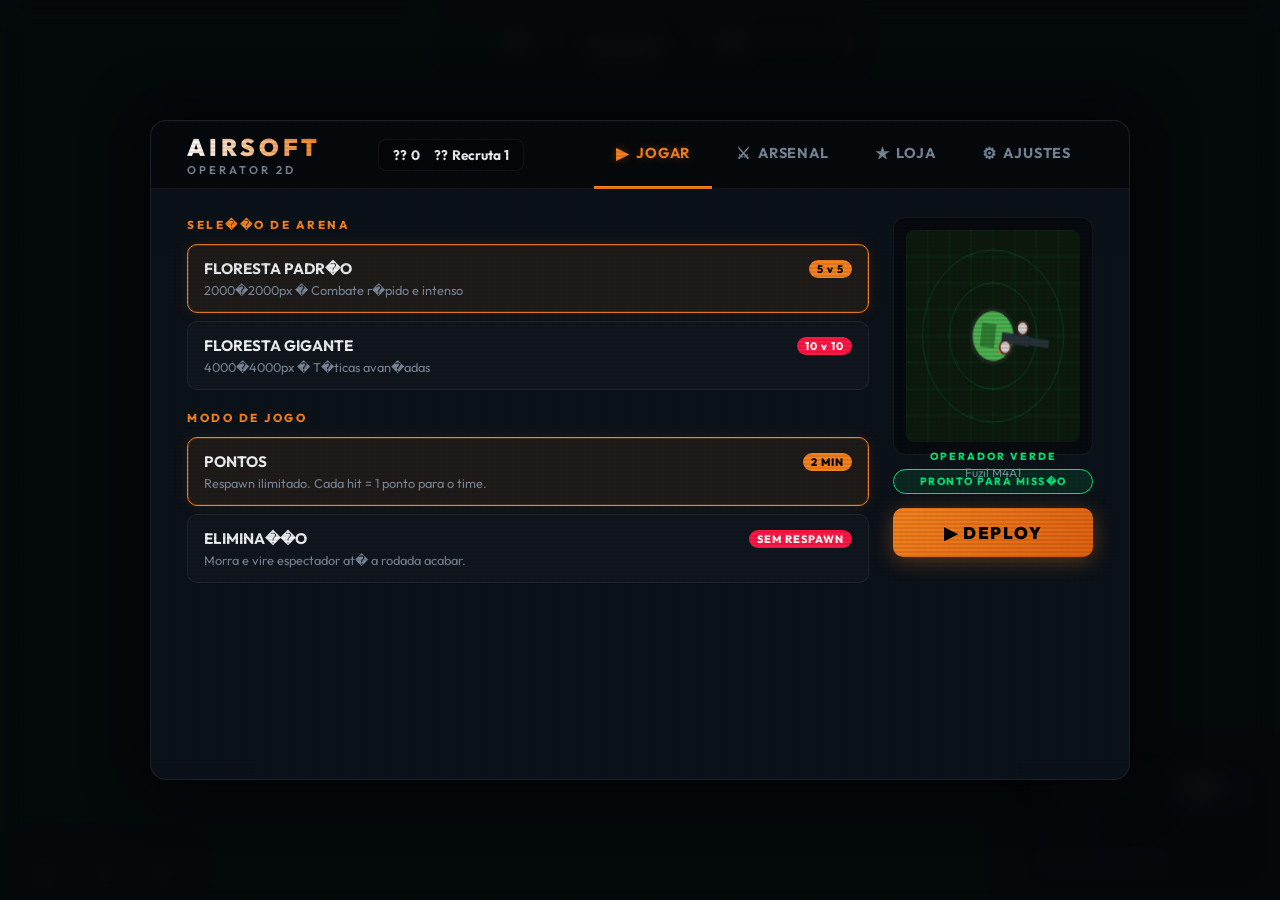
<file: games/airsoft simulator/index.html>
<!DOCTYPE html>
<html lang="pt-BR">
<head>
    <meta charset="UTF-8">
    <meta name="viewport" content="width=device-width, initial-scale=1.0, maximum-scale=1.0, user-scalable=no">
    <title>Airsoft Simulator 2D</title>
    <link rel="stylesheet" href="style.css">
    <link rel="preconnect" href="https://fonts.googleapis.com">
    <link rel="preconnect" href="https://fonts.gstatic.com" crossorigin>
    <link href="https://fonts.googleapis.com/css2?family=Outfit:wght@300;400;600;800;900&display=swap" rel="stylesheet">
</head>
<body>
<div id="game-container">
    <canvas id="gameCanvas"></canvas>

    <!-- MAIN MENU -->
    <div id="main-menu" class="overlay active">
        <div class="cod-menu-container">
            <header class="cod-header">
                <div class="logo-block">
                    <div class="logo-tag">AIRSOFT</div>
                    <div class="logo-sub">OPERATOR 2D</div>
                </div>
                <div class="profile-summary">
                    <span class="header-stat">?? <span id="header-coins">0</span></span>
                    <span class="header-stat">?? <span id="header-rank">Recruta 1</span></span>
                </div>
                <nav class="cod-tabs">
                    <button class="tab-btn active" data-tab="tab-play">
                        <span class="tab-icon">&#9654;</span> JOGAR
                    </button>
                    <button class="tab-btn" data-tab="tab-arsenal">
                        <span class="tab-icon">&#9876;</span> ARSENAL
                    </button>
                    <button class="tab-btn" data-tab="tab-shop">
                        <span class="tab-icon">&#9733;</span> LOJA
                    </button>
                    <button class="tab-btn" data-tab="tab-settings">
                        <span class="tab-icon">&#9881;</span> AJUSTES
                    </button>
                </nav>
            </header>

            <div class="cod-content-area">
                <!-- PLAY TAB -->
                <div id="tab-play" class="tab-pane active">
                    <div class="play-layout">
                        <div class="play-options">
                            <div class="section-label">SELE��O DE ARENA</div>
                            <div class="radio-group" id="map-selector">
                                <label class="radio-card active">
                                    <input type="radio" name="game-map" value="standard" checked>
                                    <div class="radio-card-inner">
                                        <div class="radio-card-header">
                                            <span class="rc-title">FLORESTA PADR�O</span>
                                            <span class="rc-badge">5 v 5</span>
                                        </div>
                                        <span class="rc-desc">2000�2000px � Combate r�pido e intenso</span>
                                    </div>
                                </label>
                                <label class="radio-card">
                                    <input type="radio" name="game-map" value="giant">
                                    <div class="radio-card-inner">
                                        <div class="radio-card-header">
                                            <span class="rc-title">FLORESTA GIGANTE</span>
                                            <span class="rc-badge badge-red">10 v 10</span>
                                        </div>
                                        <span class="rc-desc">4000�4000px � T�ticas avan�adas</span>
                                    </div>
                                </label>
                            </div>

                            <div class="section-label" style="margin-top:20px">MODO DE JOGO</div>
                            <div class="radio-group" id="mode-selector">
                                <label class="radio-card active">
                                    <input type="radio" name="game-mode" value="points" checked>
                                    <div class="radio-card-inner">
                                        <div class="radio-card-header">
                                            <span class="rc-title">PONTOS</span>
                                            <span class="rc-badge">2 MIN</span>
                                        </div>
                                        <span class="rc-desc">Respawn ilimitado. Cada hit = 1 ponto para o time.</span>
                                    </div>
                                </label>
                                <label class="radio-card">
                                    <input type="radio" name="game-mode" value="elimination">
                                    <div class="radio-card-inner">
                                        <div class="radio-card-header">
                                            <span class="rc-title">ELIMINA��O</span>
                                            <span class="rc-badge badge-red">SEM RESPAWN</span>
                                        </div>
                                        <span class="rc-desc">Morra e vire espectador at� a rodada acabar.</span>
                                    </div>
                                </label>
                            </div>
                        </div>

                        <div class="play-sidebar">
                            <div class="operator-preview">
                                <canvas id="previewCanvas" width="160" height="160"></canvas>
                                <div class="op-label">OPERADOR VERDE</div>
                                <div class="op-sub" id="preview-weapon-name">Fuzil M4A1</div>
                            </div>
                            <div class="op-status">PRONTO PARA MISS�O</div>
                            <button id="btn-play" class="btn-deploy">&#9654; DEPLOY</button>
                        </div>
                    </div>
                </div>

                <!-- ARSENAL TAB -->
                <div id="tab-arsenal" class="tab-pane">
                    <div class="arsenal-layout">
                        <div class="arsenal-left">
                            <div class="section-label">PATENTE ATUAL (CAMINHO DE FOR�A)</div>
                            <div class="rank-card">
                                <h3 id="arsenal-rank-name">Recruta 1</h3>
                                <div class="rank-progress-bar-wrap">
                                    <div id="rank-progress-fill" class="rank-progress-bar-fill"></div>
                                </div>
                                <div class="rank-points-lbl"><span id="arsenal-rank-points">0</span> / 100 XP</div>
                            </div>

                            <div class="section-label" style="margin-top:20px">SELECIONAR SKIN</div>
                            <div class="skins-grid" id="skins-grid">
                                <!-- Populated by JS -->
                            </div>
                        </div>
                        
                        <div class="arsenal-right">
                            <div class="section-label">CARREGAMENTO ATUAL (ARMAS EQUIPADAS)</div>
                            <div class="arsenal-grid" id="arsenal-grid">
                                <!-- Populated by JS -->
                            </div>
                        </div>
                    </div>
                </div>

                <!-- SHOP TAB -->
                <div id="tab-shop" class="tab-pane">
                    <div class="shop-header">
                        <div class="section-label">ARMARIA COMPLETA & LOJA</div>
                        <p class="shop-sub">Selecione armas para comprar ou equipar no Prim�rio, Secund�rio e Melee.</p>
                    </div>
                    <div class="shop-weapons-grid" id="shop-weapons-grid">
                        <!-- Populated by JS -->
                    </div>
                </div>

                <!-- SETTINGS TAB -->
                <div id="tab-settings" class="tab-pane">
                    <div class="settings-grid">
                        <div class="settings-col">
                            <div class="section-label">INTELIG�NCIA ARTIFICIAL</div>
                            <div class="toggle-group" id="difficulty-selector">
                                <button class="btn-toggle active" data-difficulty="easy">F�CIL</button>
                                <button class="btn-toggle" data-difficulty="medium">M�DIO</button>
                                <button class="btn-toggle" data-difficulty="hard">DIF�CIL</button>
                            </div>
                            
                            <div class="section-label" style="margin-top:20px">AJUSTES BIZARROS</div>
                            <div class="toggle-group-custom">
                                <button class="btn-toggle-custom" id="btn-admin-toggle">MODO ADMIN: <span id="admin-status">OFF</span></button>
                                <button class="btn-toggle-custom" id="btn-skibidi-toggle">MODO SKIBIDI: <span id="skibidi-status">OFF</span></button>
                            </div>
                        </div>

                        <div class="settings-col">
                            <div class="section-label">SALVAR / IMPORTAR PERFIL</div>
                            <div class="profile-actions">
                                <button class="btn-profile-action" id="btn-export-profile">&#128190; Exportar JSON</button>
                                <button class="btn-profile-action" id="btn-import-profile">&#128194; Importar JSON</button>
                                <input type="file" id="file-import" style="display:none" accept=".json">
                            </div>
                            
                            <div class="section-label" style="margin-top:20px">GAMEPAD (CONTROLE)</div>
                            <div class="settings-info-box" style="margin-top:5px; font-size:13px; line-height: 1.4; background: rgba(0,0,0,0.2); border-left: 3px solid #ff9100; padding: 10px;">
                                <p>?? <strong>Gamepad:</strong> <span id="gamepad-status" style="color: #ff9100; font-weight: bold;">Nenhum</span></p>
                                <p style="margin-top:5px; font-size:11px; color: #aaa;">
                                    <strong>Anal�gico Esquerdo:</strong> Mover<br>
                                    <strong>Anal�gico Direito:</strong> Mirar (Twin-stick)<br>
                                    <strong>Gatilho Dir. (R2/RT) ou R1:</strong> Atirar<br>
                                    <strong>Gatilho Esq. (L2/LT) ou L1:</strong> Correr<br>
                                    <strong>Bot�o X / Quadrado (?):</strong> Recarregar (R)<br>
                                    <strong>Bot�o B / C�rculo (?):</strong> Abastecer Cartucho (T)<br>
                                    <strong>Bot�o Y / Tri�ngulo (??):</strong> Alternar Arma<br>
                                    <strong>D-pad:</strong> Sele��o r�pida de armas
                                </p>
                            </div>
                        </div>
                    </div>
                    
                    <div class="settings-info-box" style="margin-top:20px">
                        <p>O Modo Admin concede dinheiro infinito e libera todas as skins instantaneamente! O Modo Skibidi ativa luzes e cores piscantes psicod�licas durante a partida.</p>
                    </div>
                </div>
            </div>
        </div>
    </div>

    <!-- HUD -->
    <div id="game-hud">
        <div class="hud-top">
            <div class="score-block green-score">
                <div class="score-team-tag green-tag">VERDE</div>
                <div id="score-friendly" class="score-number">0</div>
            </div>
            <div class="hud-center">
                <div id="match-mode-label" class="hud-mode-lbl">PONTOS</div>
                <div id="match-timer" class="hud-timer">02:00</div>
            </div>
            <div class="score-block red-score">
                <div id="score-enemy" class="score-number">0</div>
                <div class="score-team-tag red-tag">VERMELHO</div>
            </div>
        </div>

        <div class="hud-bottom">
            <div class="hud-weapon-panel">
                <div class="hwp-weapon-row">
                    <div class="hwp-left">
                        <div id="hud-weapon-name" class="hwp-name">Fuzil M4A1</div>
                        <div id="hud-weapon-type" class="hwp-type">PRIM�RIA</div>
                    </div>
                    <div class="hwp-ammo-block">
                        <span id="hud-ammo-mag" class="ammo-mag">20</span>
                        <span class="ammo-sep">/</span>
                        <span id="hud-ammo-cap" class="ammo-cap">20</span>
                    </div>
                </div>
                <!-- Vest Magazine Icons -->
                <div class="vest-mags" id="hud-vest-mags">
                    <div class="mag-slot" id="mag-slot-0">
                        <div class="mag-body">
                            <div class="mag-rounds"></div>
                        </div>
                    </div>
                    <div class="mag-slot" id="mag-slot-1">
                        <div class="mag-body">
                            <div class="mag-rounds"></div>
                        </div>
                    </div>
                </div>
                <!-- Minigame -->
                <div id="minigame-container" class="minigame-container hidden">
                    <div class="minigame-title">&#9889; ABASTECENDO CARTUCHO</div>
                    <div class="minigame-bar-bg">
                        <div id="minigame-progress" class="minigame-bar-fill"></div>
                    </div>
                    <div class="minigame-hint">Solte [T] para cancelar</div>
                </div>
                <div id="hud-reload-prompt" class="hud-alert hud-alert-warn hidden">&#8635; [R] Trocar Cartucho</div>
                <div id="hud-refill-prompt" class="hud-alert hud-alert-danger hidden">&#9888; Sem cartuchos! Segure [T] parado</div>
                <div id="hud-status-msg" class="hwp-status">PRONTO PARA A��O</div>
            </div>
        </div>

        <!-- Weapon slots strip (bottom-left) -->
        <div class="hud-weapon-slots">
            <div class="ws-slot" id="ws-0">
                <span class="ws-key">1</span>
                <span class="ws-name" id="ws-name-0">M4A1</span>
            </div>
            <div class="ws-slot" id="ws-1">
                <span class="ws-key">2</span>
                <span class="ws-name" id="ws-name-1">G18</span>
            </div>
            <div class="ws-slot" id="ws-2">
                <span class="ws-key">3</span>
                <span class="ws-name" id="ws-name-2">Faca</span>
            </div>
        </div>
    </div>

    <!-- Spectator UI -->
    <div id="spectator-ui" class="hidden">
        <div class="spec-panel">
            <div class="spec-live">&#9679; ESPECTADOR</div>
            <h3 id="spec-target-name">Viper</h3>
            <div id="spec-target-weapon" class="spec-wep">Fuzil M4A1</div>
            <div class="spec-controls">
                <button id="btn-spec-prev" class="spec-btn">&#8592; PREV</button>
                <button id="btn-spec-next" class="spec-btn">NEXT &#8594;</button>
            </div>
            <button id="btn-skip-round" class="btn-skip">&#9654;&#9654; PULAR RODADA</button>
        </div>
    </div>

    <!-- Game Over -->
    <div id="game-over-screen" class="overlay">
        <div class="gameover-panel">
            <div id="go-result-tag" class="go-result-tag">VIT�RIA</div>
            <h2 id="go-title">FIM DE PARTIDA</h2>
            <p id="go-reason" class="go-reason">Seu time venceu!</p>
            <div class="go-stats">
                <div class="go-stat">
                    <span class="gs-label">PLACAR</span>
                    <span id="go-final-score" class="gs-value">5 � 3</span>
                </div>
                <div class="go-stat">
                    <span class="gs-label">ELIMINA��ES</span>
                    <span id="go-player-kills" class="gs-value">0</span>
                </div>
                <div class="go-stat">
                    <span class="gs-label">ATINGIDO</span>
                    <span id="go-player-deaths" class="gs-value">0</span>
                </div>
            </div>
            <div class="go-actions">
                <button id="btn-restart" class="btn-play-again">&#8635; JOGAR NOVAMENTE</button>
                <button id="btn-to-menu" class="btn-back-menu">&#8592; MENU</button>
            </div>
        </div>
    </div>

    <!-- Mobile Controls -->
    <div id="mobile-controls" class="hidden">
        <div id="joystick-zone" class="joystick-zone">
            <div id="joystick-base" class="joystick-base">
                <div id="joystick-handle" class="joystick-handle"></div>
            </div>
            <div class="joystick-label">MOVER</div>
        </div>
        <div class="mobile-right-panel">
            <div class="mobile-top-actions">
                <button id="btn-mobile-refill" class="mob-btn mob-btn-t">T<span>Encher</span></button>
                <button id="btn-mobile-swap" class="mob-btn mob-btn-swap">&#8644;<span>Trocar</span></button>
                <button id="btn-mobile-reload" class="mob-btn mob-btn-r">R<span>Recarregar</span></button>
            </div>
            <button id="btn-mobile-shoot" class="mob-shoot-btn">ATIRAR</button>
        </div>
    </div>
</div>
<script src="game.js"></script>
</body>
</html>
</file>
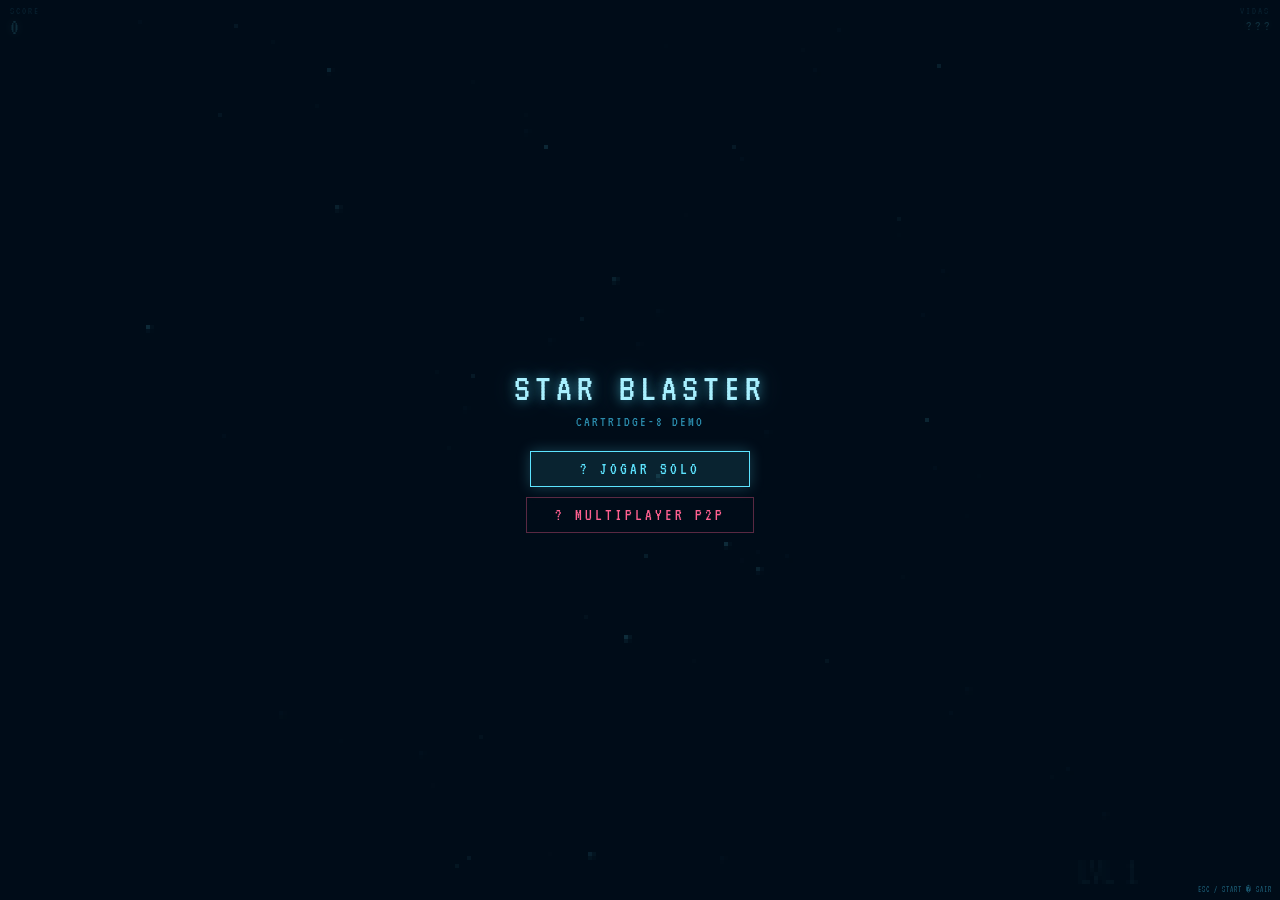
<file: games/demo/index.html>
<!DOCTYPE html>
<html lang="pt-BR">
<head>
  <meta charset="UTF-8">
  <title>Star Blaster � Cartridge-8</title>
  <link rel="preconnect" href="https://fonts.googleapis.com">
  <link href="https://fonts.googleapis.com/css2?family=VT323&display=swap" rel="stylesheet">
  <link rel="stylesheet" href="game.css">
</head>
<body>
  <canvas id="gameCanvas"></canvas>

  <!-- HUD -->
  <div id="ui-overlay">
    <div id="hud-left">
      <span id="score-label">SCORE</span>
      <span id="score-value">0</span>
    </div>
    <div id="hud-right">
      <span id="lives-label">VIDAS</span>
      <div id="lives-icons"></div>
    </div>
  </div>

  <!-- Multiplayer P2P status badge -->
  <div id="mp-hud" class="hidden">
    <span id="mp-player-tag"></span>
    <span id="mp-status">P2P: CONECTANDO...</span>
  </div>

  <!-- -- Overlay principal (t�tulo / game over) -- -->
  <div id="overlay" class="hidden">
    <div id="overlay-content">
      <div id="overlay-title"></div>
      <div id="overlay-sub"></div>
      <div id="overlay-hint"></div>
      <!-- Bot�es de menu (vis�veis s� no t�tulo) -->
      <div id="overlay-menu" class="hidden">
        <button class="menu-btn solo-btn" id="btn-solo" onclick="menuSolo()">? JOGAR SOLO</button>
        <button class="menu-btn mp-btn"   id="btn-mp"   onclick="menuMultiplayer()">? MULTIPLAYER P2P</button>
      </div>
    </div>
  </div>

  <!-- -- Aviso de responsabilidade -- -->
  <div id="disclaimer-overlay" class="hidden">
    <div class="mp-modal">
      <div class="mp-modal-title">? AVISO IMPORTANTE</div>
      <div class="mp-modal-body">
        O criador do <strong>Cartridge-8</strong> n�o se responsabiliza por qualquer comportamento inadequado, conte�do ofensivo ou m� conduta de outros usu�rios durante o modo multiplayer.<br><br>
        Jogue apenas com pessoas de sua confian�a. A conex�o � <strong>direta entre navegadores</strong> (P2P), sem passar por servidores do criador.<br><br>
        <em>Ao continuar, voc� confirma que leu e aceita este aviso.</em>
      </div>
      <div class="mp-modal-actions">
        <button class="mp-action-btn"           onclick="acceptDisclaimer()">? ACEITO � CONTINUAR</button>
        <button class="mp-action-btn btn-ghost"  onclick="cancelDisclaimer()">? VOLTAR</button>
      </div>
    </div>
  </div>

  <!-- -- Selecionar modo MP -- -->
  <div id="mp-mode-overlay" class="hidden">
    <div class="mp-modal">
      <div class="mp-modal-title">? MULTIPLAYER P2P</div>
      <div class="mp-modal-body">
        Conecte diretamente ao navegador do seu amigo!<br>
        Voc�s v�o trocar <strong>dois c�digos</strong> via Discord, WhatsApp ou qualquer mensagem. Nenhum servidor � necess�rio.
      </div>
      <div class="mp-modal-actions">
        <button class="mp-action-btn"            onclick="startHost()">?? CRIAR SALA</button>
        <button class="mp-action-btn btn-pink"   onclick="startGuest()">?? ENTRAR NA SALA</button>
        <button class="mp-action-btn btn-ghost"  onclick="cancelMP()">? VOLTAR</button>
      </div>
    </div>
  </div>

  <!-- -- Fluxo HOST -- -->
  <div id="mp-host-overlay" class="hidden">
    <div class="mp-modal wide">
      <div class="mp-modal-title">?? CRIAR SALA � PASSO <span id="host-step-num">1</span> de 2</div>

      <!-- Passo 1: Mostrar c�digo de convite -->
      <div id="host-step1">
        <div class="mp-modal-body">
          Copie o c�digo abaixo e mande para o seu amigo via Discord / WhatsApp:
        </div>
        <div id="host-generating" class="mp-status-msg blink">? Gerando c�digo da sala...</div>
        <textarea id="host-offer-code" class="code-box" readonly placeholder="Aguarde..."></textarea>
        <div class="mp-modal-actions" id="host-step1-actions" style="display:none">
          <button class="mp-action-btn"           id="btn-copy-offer" onclick="copyHostOffer()">?? COPIAR C�DIGO</button>
          <button class="mp-action-btn btn-pink"  onclick="goHostStep2()">PR�XIMO PASSO ?</button>
          <button class="mp-action-btn btn-ghost" onclick="cancelMP()">? CANCELAR</button>
        </div>
      </div>

      <!-- Passo 2: Aguardar c�digo de resposta -->
      <div id="host-step2" class="hidden">
        <div class="mp-modal-body">
          Agora cole o <strong>c�digo de resposta</strong> que seu amigo te enviou:
        </div>
        <textarea id="host-answer-input" class="code-box" placeholder="Cole o c�digo de resposta aqui..."></textarea>
        <div id="host-connecting" class="mp-status-msg blink hidden">? Conectando...</div>
        <div id="host-error"      class="mp-status-msg err hidden">? C�digo inv�lido. Verifique e tente novamente.</div>
        <div class="mp-modal-actions">
          <button class="mp-action-btn"           onclick="hostConnect()">? CONECTAR</button>
          <button class="mp-action-btn btn-ghost" onclick="cancelMP()">? CANCELAR</button>
        </div>
      </div>
    </div>
  </div>

  <!-- -- Fluxo GUEST -- -->
  <div id="mp-guest-overlay" class="hidden">
    <div class="mp-modal wide">
      <div class="mp-modal-title">?? ENTRAR NA SALA � PASSO <span id="guest-step-num">1</span> de 2</div>

      <!-- Passo 1: Colar c�digo de convite -->
      <div id="guest-step1">
        <div class="mp-modal-body">
          Cole o <strong>c�digo da sala</strong> que o seu amigo te enviou:
        </div>
        <textarea id="guest-offer-input" class="code-box" placeholder="Cole o c�digo da sala aqui..."></textarea>
        <div id="guest-generating" class="mp-status-msg blink hidden">? Gerando c�digo de resposta...</div>
        <div id="guest-error"      class="mp-status-msg err hidden">? C�digo inv�lido. Verifique e tente novamente.</div>
        <div class="mp-modal-actions">
          <button class="mp-action-btn"           onclick="guestGenAnswer()">GERAR RESPOSTA ?</button>
          <button class="mp-action-btn btn-ghost" onclick="cancelMP()">? CANCELAR</button>
        </div>
      </div>

      <!-- Passo 2: Mostrar c�digo de resposta -->
      <div id="guest-step2" class="hidden">
        <div class="mp-modal-body">
          Copie este <strong>c�digo de resposta</strong> e mande de volta para o dono da sala:
        </div>
        <textarea id="guest-answer-code" class="code-box" readonly></textarea>
        <div class="mp-modal-actions">
          <button class="mp-action-btn" id="btn-copy-answer" onclick="copyGuestAnswer()">?? COPIAR RESPOSTA</button>
          <button class="mp-action-btn btn-ghost"            onclick="cancelMP()">? CANCELAR</button>
        </div>
        <div class="mp-waiting blink">? Aguardando conex�o do host...</div>
      </div>
    </div>
  </div>

  <div id="exit-hint">ESC / START � SAIR</div>
  <script src="game.js"></script>
</body>
</html>
</file>
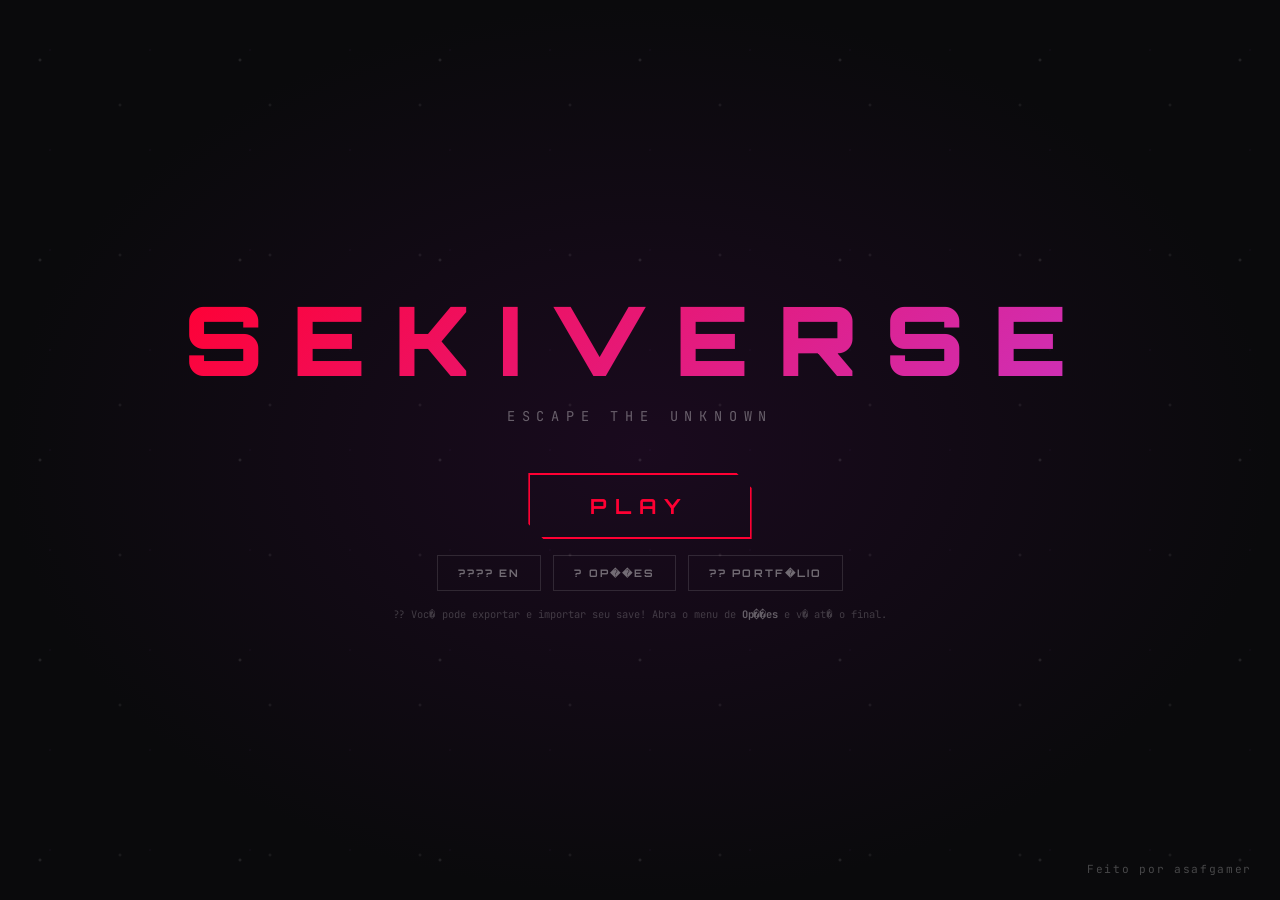
<file: games/sekiverse/index.html>
<!DOCTYPE html>
<html lang="pt-BR">
<head>
    <meta charset="UTF-8">
    <meta name="viewport" content="width=device-width, initial-scale=1.0">
    <meta name="description" content="Sekiverse — Um jogo de escape room no browser com puzzles de lógica, 5 áreas temáticas e 3 finais diferentes. Feito por asafgamer.">
    <title>SEKIVERSE</title>

    <!-- Stylesheets -->
    <link rel="stylesheet" href="css/main.css?v=42">
    <link rel="stylesheet" href="css/areas.css?v=42">
    <link rel="stylesheet" href="css/animations.css?v=42">

    <!-- Favicon -->
    <link rel="icon" href="data:image/svg+xml,<svg xmlns='http://www.w3.org/2000/svg' viewBox='0 0 100 100'><text y='.9em' font-size='90'>🌀</text></svg>">
</head>
<body>

    <!-- ═══════════════════════════════════════════════════════
         SCREEN: Menu
         ═══════════════════════════════════════════════════════ -->
    <div id="menu-screen" class="screen active">
        <h1 class="menu-title glitch" data-text="SEKIVERSE">SEKIVERSE</h1>
        <p class="menu-subtitle">escape the unknown</p>

        <div class="menu-buttons">
            <button id="play-btn" data-i18n="play">Play</button>
            <div class="menu-secondary-buttons">
                <button id="lang-btn" data-i18n="langBtn">🇺🇸 EN</button>
                <button id="options-btn" data-i18n="options">⚙ Opções</button>
                <a href="https://asafegamer05-glitch.github.io/Portf-lio-/" target="_blank" id="portfolio-btn" data-i18n="portfolio">🌐 Portfólio</a>
            </div>
        </div>

        <p class="menu-save-tip" data-i18n="saveTip">💾 Você pode exportar e importar seu save! Abra o menu de <strong>Opções</strong> e vá até o final.</p>

        <!-- Stats for returning players -->
        <div id="menu-stats" class="menu-stats"></div>

        <div class="credits" data-i18n="madeBy">Feito por asafgamer</div>
    </div>

    <!-- ═══════════════════════════════════════════════════════
         SCREEN: Intro / Lore
         ═══════════════════════════════════════════════════════ -->
    <div id="intro-screen" class="screen hidden">
        <div class="lore-container">
            <div class="lore-text"></div>
            <span class="lore-cursor"></span>
            <button id="continue-btn" data-i18n="continue">Continuar</button>
        </div>
    </div>

    <!-- ═══════════════════════════════════════════════════════
         SCREEN: Game
         ═══════════════════════════════════════════════════════ -->
    <div id="game-screen" class="screen hidden">
        <!-- HUD -->
        <div id="hud">
            <div id="hud-timer">05:30</div>
            <div id="hud-area">---</div>
            <div id="hud-progress">0/5</div>
            <div id="hud-clicks">🖱️ 0</div>
            <button id="badges-btn" data-i18n="badgesBtn">🏆 Badges</button>
        </div>

        <!-- Area Container -->
        <div id="area-container">
            <div id="puzzle-container"></div>
        </div>

        <!-- Area Transition Overlay -->
        <div id="area-transition">
            <div class="transition-area-name"></div>
            <div class="transition-subtitle"></div>
        </div>
    </div>

    <!-- ═══════════════════════════════════════════════════════
         OVERLAY: Badges
         ═══════════════════════════════════════════════════════ -->
    <div id="badges-overlay">
        <div class="badges-title" data-i18n="badgesTitle">Conquistas</div>
        <div class="badges-grid"></div>
        <button id="close-badges-btn" data-i18n="back">Voltar</button>
    </div>

    <!-- ═══════════════════════════════════════════════════════
         OVERLAY: Options
         ═══════════════════════════════════════════════════════ -->
    <div id="options-overlay">
        <div class="options-title" data-i18n="optionsTitle">⚙ Opções</div>
        <div id="options-list" class="options-list"></div>
        <div class="options-save-actions">
            <button id="export-save" class="save-action-btn" data-i18n="exportSave">📥 Exportar Save (.json)</button>
            <button id="import-save" class="save-action-btn" data-i18n="importSave">📤 Importar Save</button>
            <button id="clear-save" class="save-action-btn danger" data-i18n="clearSave">🗑️ Apagar Progresso</button>
        </div>
        <button id="close-options-btn" data-i18n="back">Voltar</button>
    </div>

    <!-- ═══════════════════════════════════════════════════════
         SCREEN: Ending
         ═══════════════════════════════════════════════════════ -->
    <div id="ending-screen" class="screen hidden">
        <div class="ending-container"></div>
    </div>

    <div id="gamepad-cursor" class="gamepad-cursor hidden"></div>
    <div id="virtual-keyboard-overlay" class="virtual-keyboard-overlay hidden"></div>

    <!-- Scripts (load order matters) -->
    <script src="js/i18n.js?v=42"></script>
    <script src="js/data.js?v=42"></script>
    <script src="js/timer.js?v=42"></script>
    <script src="js/badges.js?v=42"></script>
    <script src="js/ui.js?v=42"></script>
    <script src="js/puzzles.js?v=42"></script>
    <script src="js/game.js?v=42"></script>

</body>
</html>
</file>
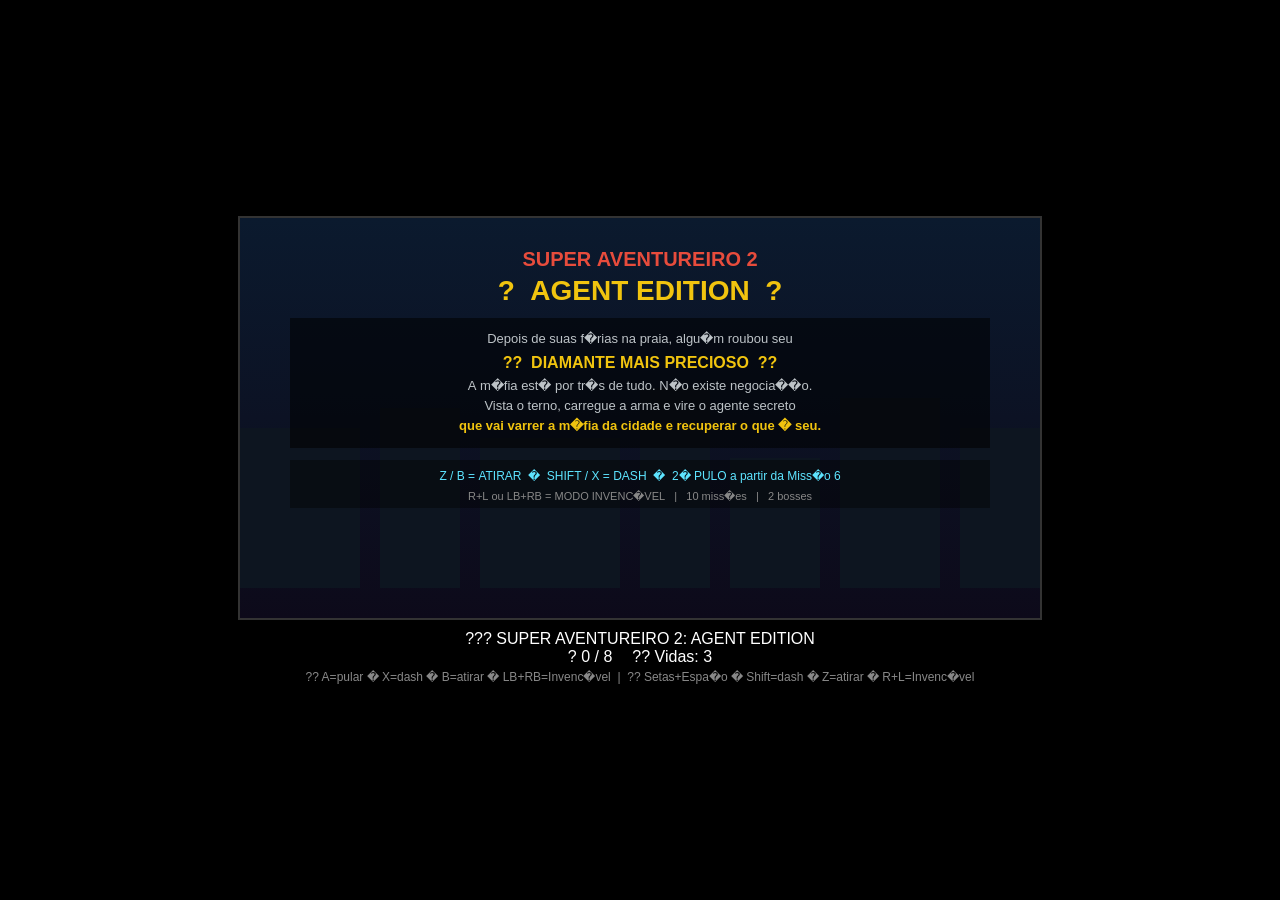
<file: games/super aventureiro 2 agent edition/index.html>
<!DOCTYPE html>
<html lang="pt-BR">
<head>
<meta charset="UTF-8">
<meta name="viewport" content="width=device-width, initial-scale=1.0">
<title>Super Aventureiro 2: Agent Edition</title>
<style>
* { margin:0; padding:0; box-sizing:border-box; }
body {
  background:#000; display:flex; justify-content:center; align-items:center;
  height:100vh; font-family:Arial,sans-serif; flex-direction:column; overflow:hidden;
}
canvas { border:2px solid #333; image-rendering:pixelated; }
#info { color:white; margin-top:10px; text-align:center; }
.hud { display:flex; gap:20px; justify-content:center; }
.god { color:#f1c40f; font-weight:bold; animation:pulse .5s infinite alternate; }
@keyframes pulse { from{opacity:.5} to{opacity:1} }
</style>
</head>
<body>
<canvas id="gameCanvas"></canvas>
<div id="info">
  <div id="levelDisplay">MENU</div>
  <div class="hud">
    <div id="scoreDisplay">? 0 / 8</div>
    <div id="livesDisplay">?? Vidas: 3</div>
  </div>
  <div id="godmodeDisplay" style="display:none;" class="god">?? MODO INVENC�VEL</div>
  <div class="controls" style="color:#888;font-size:12px;margin-top:4px">
    ?? A=pular � X=dash � B=atirar � LB+RB=Invenc�vel &nbsp;|&nbsp;
    ?? Setas+Espa�o � Shift=dash � Z=atirar � R+L=Invenc�vel
  </div>
</div>
<script>
'use strict';

const canvas = document.getElementById('gameCanvas');
const ctx    = canvas.getContext('2d');
canvas.width = 800; canvas.height = 400;

/* ------------------------------------------------------
   ESTADO GLOBAL
------------------------------------------------------ */
let gameState = 'menu';   // menu | playing | bossDefeated | win | gameover
let currentLevel = 1;
let totalCoins   = 0;
const COINS_PER_LEVEL = 8;
let lives = 3;
let cameraX = 0;
const LW = 2400; // largura do nivel

let godMode          = false;
let godComboWasActive= false;
let jumpWasPressed   = false;
let shootWasPressed  = false;
let shootCooldown    = 0;
let doubleJumpMsgTimer = 0;
let postBossTimer    = 0;   // delay antes de poder avan�ar apos boss

/* ------------------------------------------------------
   JOGADOR
------------------------------------------------------ */
const player = {
  x:50, y:300, width:30, height:40,
  vx:0, vy:0, speed:5,
  jumpForce:-11, gravity:0.6,
  grounded:false, color:'#1a3a5c',
  facing:1, invincible:0,
  dashing:false, dashCooldown:0, dashSpeed:12, dashDuration:0,
  jumpsLeft:1, maxJumps:1,
};

/* ------------------------------------------------------
   ENTIDADES
------------------------------------------------------ */
let platforms=[], enemies=[], coins=[], playerBullets=[], enemyBullets=[];
let boss = null;
let flag = {x:0,y:0,width:20,height:60};

/* ------------------------------------------------------
   INPUT
------------------------------------------------------ */
const keys = {};
window.addEventListener('keydown', e=>{
  keys[e.code]=true;
  if(['Space','ArrowUp','ArrowDown','ShiftLeft','ShiftRight'].includes(e.code)) e.preventDefault();
});
window.addEventListener('keyup', e=>{ keys[e.code]=false; });

function getGamepad(){
  const gs=navigator.getGamepads(); if(!gs) return null;
  for(const g of gs) if(g&&g.connected) return g;
  return null;
}
function handleGodMode(gp){
  const kb=!!(keys['KeyR']&&keys['KeyL']);
  const gpa=!!(gp&&gp.buttons[4]?.pressed&&gp.buttons[5]?.pressed);
  const on=kb||gpa;
  if(on&&!godComboWasActive){godMode=!godMode;updateDisplay();}
  godComboWasActive=on;
}

/* ------------------------------------------------------
   FACTORIES
------------------------------------------------------ */
const mkWalker=(x,y,vx,color)=>
  ({x,y,width:30,height:30,vx,color,type:'walker',hp:1});

const mkFlyer=(x,y,vx,amp,color)=>
  ({x,y,width:30,height:30,vx,amplitude:amp,baseY:y,vy:0,color,type:'flyer',hp:1});

const mkShooter=(x,y,vx,color)=>({
  x,y,width:32,height:32,vx,color,type:'shooter',hp:1,
  shootCooldown:Math.floor(Math.random()*80),
  shootInterval:90, facing:vx>0?1:-1,
});

const mkBoss1=(x,y)=>({
  x,y,width:52,height:72,vx:2.5,
  hp:5,maxHp:5,color:'#c0392b',
  invincible:0,type:'boss1',
  attackCooldown:80,shootInterval:80,
  name:'TENENTE SCARFACE',
});

const mkBoss2=(x,y)=>({
  x,y,width:62,height:88,vx:3,
  hp:8,maxHp:8,color:'#1a0d05',
  invincible:0,type:'boss2',
  attackCooldown:55,shootInterval:55,
  name:'DON DIAMANTE',
});

function mkCoins(...pts){ return pts.map(([x,y])=>({x,y,collected:false})); }

function levelCol(lv){
  if(lv<=2)  return {w:'#27ae60',f:'#e67e22',s:'#8e44ad'};
  if(lv<=4)  return {w:'#2980b9',f:'#f39c12',s:'#6c3483'};
  if(lv===5) return {w:'#c0392b',f:'#e74c3c',s:'#7d3c98'};
  if(lv<=7)  return {w:'#2ecc71',f:'#f39c12',s:'#8e44ad'};
  if(lv<=9)  return {w:'#e74c3c',f:'#c0392b',s:'#a93226'};
  return              {w:'#7f8c8d',f:'#c0392b',s:'#7d3c98'};
}
const PC=(lv)=>lv<=5?'#5a5a6a':'#3a3a4a';
const PS=(lv)=>lv<=5?'#3d3d50':'#252535';

/* ------------------------------------------------------
   CARREGA N�VEL
------------------------------------------------------ */
function loadLevel(lv){
  platforms=[];enemies=[];coins=[];
  playerBullets=[];enemyBullets=[];
  boss=null;

  const pc=PC(lv), ps=PS(lv);
  const gnd={x:0,y:370,width:LW,height:30,color:pc,stroke:ps};
  platforms.push(gnd);

  const col=levelCol(lv);
  player.maxJumps = lv>=6?2:1;
  if(lv===6) doubleJumpMsgTimer=240;

  // helpers
  const ap=(x,y,w)=>platforms.push({x,y,width:w,height:15,color:pc,stroke:ps});
  const aw=(x,y,vx)=>enemies.push(mkWalker(x,y,vx,col.w));
  const af=(x,y,vx,amp)=>enemies.push(mkFlyer(x,y,vx,amp,col.f));
  const as=(x,y,vx)=>enemies.push(mkShooter(x,y,vx,col.s));
  const ac=(...pts)=>coins.push(...mkCoins(...pts));

  switch(lv){
    /* -- MISS�O 1: Rua da Cidade -- */
    case 1:
      ap(200,320,100);ap(420,270,120);ap(660,308,100);
      ap(900,252,110);ap(1150,308,120);ap(1400,260,100);
      ap(1650,308,120);ap(1900,248,100);ap(2100,295,120);
      aw(300,340,1.5);aw(700,340,-1.5);
      ac([225,290],[445,240],[685,278],[925,222],[1175,278],[1425,230],[1675,278],[1925,218]);
      flag={x:2300,y:310,width:20,height:60}; break;

    /* -- MISS�O 2: Beco Escuro -- */
    case 2:
      ap(150,330,90);ap(330,280,90);ap(510,240,90);
      ap(730,300,90);ap(950,252,90);ap(1170,308,90);
      ap(1390,260,90);ap(1620,302,90);ap(1850,242,90);ap(2070,292,90);
      aw(400,340,2.0);aw(900,340,-2.0);
      as(650,340,1.5);
      ac([175,300],[355,250],[535,210],[755,270],[975,222],[1395,230],[1645,272],[1875,212]);
      flag={x:2300,y:310,width:20,height:60}; break;

    /* -- MISS�O 3: Telhados -- */
    case 3:
      ap(100,340,80);ap(280,290,80);ap(460,240,80);
      ap(660,300,80);ap(860,252,80);ap(1060,202,80);
      ap(1260,260,80);ap(1460,308,80);ap(1660,240,80);
      ap(1860,192,80);ap(2060,280,80);
      aw(300,340,2.2);af(600,200,1.5,60);as(1100,340,-1.8);
      ac([125,310],[305,260],[485,210],[685,270],[885,222],[1085,172],[1485,278],[1885,162]);
      flag={x:2300,y:310,width:20,height:60}; break;

    /* -- MISS�O 4: Estacionamento Subterr�neo -- */
    case 4:
      ap(150,340,100);ap(350,300,100);ap(550,260,100);
      ap(750,308,100);ap(950,260,100);ap(1150,210,100);
      ap(1350,270,100);ap(1550,318,100);ap(1750,262,100);
      ap(1950,212,100);ap(2150,292,100);
      aw(250,340,2.5);aw(850,340,-2.5);
      as(600,340,1.8);as(1600,340,-2.0);
      ac([175,310],[375,270],[575,230],[775,278],[975,230],[1175,180],[1775,232],[2175,262]);
      flag={x:2300,y:310,width:20,height:60}; break;

    /* -- MISS�O 5: BOSS � Tenente Scarface -- */
    case 5:
      ap(200,330,150);ap(600,280,150);ap(1100,252,150);
      ap(1600,302,150);ap(2000,262,150);
      aw(300,340,2.0);af(700,200,-1.5,70);
      boss=mkBoss1(2000,272);
      ac([225,300],[625,252],[1125,222],[1625,272],[500,340],[900,340],[1400,340],[1800,340]);
      flag={x:2300,y:310,width:20,height:60}; break;

    /* -- MISS�O 6: Cidade Profunda � PULO DUPLO! -- */
    case 6:
      ap(100,340,80);ap(280,280,80);ap(480,222,80);
      ap(700,282,80);ap(920,230,80);ap(1120,172,80);
      ap(1350,242,80);ap(1580,302,80);ap(1800,222,80);
      ap(2000,172,80);ap(2200,252,80);
      aw(350,340,2.5);aw(1000,340,-2.5);
      as(800,340,2.0);as(1700,340,-2.2);
      af(1400,188,1.8,60);
      ac([125,310],[305,250],[505,192],[725,252],[945,200],[1145,142],[1605,272],[1825,192]);
      flag={x:2300,y:310,width:20,height:60}; break;

    /* -- MISS�O 7: Distrito dos Cassinos -- */
    case 7:
      ap(120,330,90);ap(320,280,90);ap(520,230,90);
      ap(750,290,90);ap(980,242,90);ap(1200,190,90);
      ap(1420,262,90);ap(1650,308,90);ap(1870,242,90);
      ap(2070,182,90);
      aw(220,340,2.8);aw(850,340,-2.8);aw(1700,340,3.0);
      as(600,340,2.0);as(1300,340,-2.2);
      ac([145,300],[345,250],[545,200],[775,260],[1005,212],[1225,160],[1675,278],[1895,212]);
      flag={x:2300,y:310,width:20,height:60}; break;

    /* -- MISS�O 8: Esgotos -- */
    case 8:
      ap(100,348,70);ap(260,298,70);ap(420,248,70);
      ap(600,308,70);ap(780,260,70);ap(960,210,70);
      ap(1160,280,70);ap(1360,318,70);ap(1560,248,70);
      ap(1760,198,70);ap(1960,280,70);ap(2160,228,70);
      af(400,200,2.0,70);af(1200,210,-2.0,70);
      as(500,340,2.0);as(900,340,-2.2);as(1600,340,2.5);
      ac([125,318],[285,268],[445,218],[625,278],[805,230],[985,180],[1585,218],[1785,168]);
      flag={x:2300,y:310,width:20,height:60}; break;

    /* -- MISS�O 9: QG da M�fia -- */
    case 9:
      ap(150,330,80);ap(330,270,80);ap(530,210,80);
      ap(730,280,80);ap(930,230,80);ap(1130,170,80);
      ap(1330,250,80);ap(1540,308,80);ap(1740,242,80);
      ap(1940,182,80);ap(2140,272,80);
      aw(250,340,3.0);aw(800,340,-3.0);aw(1600,340,3.0);
      af(600,180,2.0,75);af(1400,190,-2.2,70);
      as(400,340,2.5);as(1250,340,-2.5);
      ac([175,300],[355,240],[555,180],[755,250],[955,200],[1155,140],[1765,212],[1965,152]);
      flag={x:2300,y:310,width:20,height:60}; break;

    /* -- MISS�O 10: BOSS FINAL � Don Diamante -- */
    case 10:
      ap(150,330,130);ap(450,270,130);ap(800,242,130);
      ap(1150,302,130);ap(1500,262,130);ap(1900,222,130);
      as(300,340,2.0);as(600,340,-2.0);
      boss=mkBoss2(2000,268);
      ac([175,300],[475,240],[825,212],[1175,272],[1525,232],[1000,340],[1700,340],[1925,192]);
      flag={x:2300,y:310,width:20,height:60}; break;
  }

  coins.forEach(c=>c.collected=false);
  Object.assign(player,{
    x:50,y:300,vx:0,vy:0,
    dashing:false,dashCooldown:0,dashDuration:0,
    invincible:0,jumpsLeft:player.maxJumps,
  });
  totalCoins=0; cameraX=0;
  shootCooldown=0; jumpWasPressed=false; shootWasPressed=false;
  updateDisplay();
}

/* ------------------------------------------------------
   DISPLAY
------------------------------------------------------ */
function updateDisplay(){
  document.getElementById('levelDisplay').textContent =
    gameState==='menu' ? '??? SUPER AVENTUREIRO 2: AGENT EDITION'
                       : `MISS�O ${currentLevel} / 10`;
  document.getElementById('scoreDisplay').textContent = `? ${totalCoins} / ${COINS_PER_LEVEL}`;
  document.getElementById('livesDisplay').textContent = godMode?'?? 8 Vidas':`?? Vidas: ${lives}`;
  document.getElementById('godmodeDisplay').style.display = godMode?'block':'none';
}

/* ------------------------------------------------------
   F�SICA
------------------------------------------------------ */
function isGrounded(ent){
  const cx=ent.x+ent.width/2, fy=ent.y+ent.height;
  for(const p of platforms)
    if(cx>=p.x&&cx<=p.x+p.width&&fy>=p.y-2&&fy<=p.y+p.height) return true;
  return false;
}

function loseLife(){
  if(godMode) return;
  lives--; updateDisplay();
  if(lives<=0){ gameState='gameover'; lives=0; return; }
  Object.assign(player,{x:50,y:300,vx:0,vy:0,invincible:90,
    dashing:false,dashCooldown:0,dashDuration:0,jumpsLeft:player.maxJumps});
  cameraX=0; playerBullets=[]; enemyBullets=[];
}

function fireBossShot(b){
  const dir=player.x>b.x?1:-1;
  enemyBullets.push({
    x:b.x+(dir===1?b.width:-14), y:b.y+b.height*0.3,
    vx:6*dir, vy:0, width:14,height:8, active:true, isBoss:true,
  });
  // Don Diamante: segundo tiro quando com HP baixo
  if(b.type==='boss2'&&b.hp<=4){
    enemyBullets.push({
      x:b.x+(dir===1?b.width:-14), y:b.y+b.height*0.6,
      vx:5.5*dir, vy:-0.5, width:12,height:7, active:true, isBoss:true,
    });
  }
}

function advanceLevel(){
  if(currentLevel<10){
    currentLevel++; loadLevel(currentLevel); gameState='playing';
  } else {
    gameState='menu'; currentLevel=1; lives=3; loadLevel(1);
  }
}

/* ------------------------------------------------------
   UPDATE
------------------------------------------------------ */
function update(){
  const gp=getGamepad();
  handleGodMode(gp);

  /* -- MENU -- */
  if(gameState==='menu'){
    if(keys['Enter']||keys['Space']||gp?.buttons[0]?.pressed){
      gameState='playing'; currentLevel=1; lives=3; loadLevel(1); updateDisplay();
    }
    return;
  }

  /* -- GAMEOVER / WIN -- */
  if(gameState==='gameover'||gameState==='win'){
    if(keys['Enter']||gp?.buttons[0]?.pressed){
      if(gameState==='gameover'){ lives=3; currentLevel=1; loadLevel(1); gameState='playing'; }
      else advanceLevel();
    }
    return;
  }

  /* -- PLAYING / BOSS DEFEATED -- */
  if(player.invincible>0)  player.invincible--;
  if(player.dashCooldown>0) player.dashCooldown--;
  if(shootCooldown>0)      shootCooldown--;
  if(doubleJumpMsgTimer>0) doubleJumpMsgTimer--;
  if(postBossTimer>0)      postBossTimer--;

  /* Input */
  let moveLeft  = keys['ArrowLeft'] ||keys['KeyA'];
  let moveRight = keys['ArrowRight']||keys['KeyD'];
  const jumpNow  = !!(keys['Space']||keys['ArrowUp']||keys['KeyW']||gp?.buttons[0]?.pressed);
  const jumpJust = jumpNow&&!jumpWasPressed; jumpWasPressed=jumpNow;

  let dash      = !!(keys['ShiftLeft']||keys['ShiftRight']||keys['KeyX']||gp?.buttons[2]?.pressed);
  const shootNow = !!(keys['KeyZ']||keys['KeyC']||gp?.buttons[1]?.pressed);
  const shootJust= shootNow&&!shootWasPressed; shootWasPressed=shootNow;

  if(gp){
    if(gp.axes[0]<-0.5||gp.buttons[14]?.pressed) moveLeft=true;
    if(gp.axes[0]> 0.5||gp.buttons[15]?.pressed) moveRight=true;
  }

  /* Dash */
  if(dash&&!player.dashing&&player.dashCooldown<=0){
    player.dashing=true; player.dashDuration=10; player.dashCooldown=30; player.vy=0;
  }
  if(player.dashing){
    player.vx=player.facing*player.dashSpeed; player.dashDuration--;
    if(player.dashDuration<=0){ player.dashing=false; player.vx=0; }
  } else {
    if(moveLeft)      { player.vx=-player.speed; player.facing=-1; }
    else if(moveRight){ player.vx= player.speed; player.facing= 1; }
    else              { player.vx=0; }
  }

  /* Atirar */
  if(shootJust&&shootCooldown<=0){
    playerBullets.push({
      x:player.x+(player.facing===1?player.width:-12),
      y:player.y+player.height/2-3,
      vx:9*player.facing, width:12,height:6, active:true,
    });
    shootCooldown=18;
  }

  /* Pulo (com pulo duplo) */
  if(jumpJust&&player.jumpsLeft>0){
    player.vy = player.jumpsLeft<player.maxJumps ? player.jumpForce*0.85 : player.jumpForce;
    player.jumpsLeft--; player.grounded=false;
  }

  /* Gravidade + vertical */
  player.vy+=player.gravity; player.y+=player.vy;

  /* Colis�o vertical */
  player.grounded=false;
  for(const p of platforms){
    if(player.x<p.x+p.width&&player.x+player.width>p.x&&
       player.y<p.y+p.height&&player.y+player.height>p.y){
      if(player.vy>0&&player.y+player.height-player.vy<=p.y+2){
        player.y=p.y-player.height; player.vy=0; player.grounded=true;
      } else if(player.vy<0&&player.y-player.vy>=p.y+p.height-2){
        player.y=p.y+p.height; player.vy=0;
      }
    }
  }
  if(player.grounded) player.jumpsLeft=player.maxJumps;

  /* Colis�o horizontal */
  player.x+=player.vx;
  for(const p of platforms){
    if(player.x<p.x+p.width&&player.x+player.width>p.x&&
       player.y<p.y+p.height&&player.y+player.height>p.y){
      if(player.vx>0) player.x=p.x-player.width;
      else if(player.vx<0) player.x=p.x+p.width;
      player.vx=0;
    }
  }

  /* Limites */
  if(player.x<0) player.x=0;
  if(player.x>LW-player.width) player.x=LW-player.width;

  /* Camera */
  cameraX=player.x-canvas.width/3;
  if(cameraX<0) cameraX=0;
  if(cameraX>LW-canvas.width) cameraX=LW-canvas.width;

  /* Cair */
  if(player.y>canvas.height){
    if(godMode){ player.x=50;player.y=300;player.vy=0;cameraX=0;player.jumpsLeft=player.maxJumps; }
    else{ loseLife(); if(gameState==='gameover') return; }
  }

  /* -- Balas do jogador -- */
  for(let i=playerBullets.length-1;i>=0;i--){
    const b=playerBullets[i];
    b.x+=b.vx;
    if(b.x<-20||b.x>LW+20){ playerBullets.splice(i,1); continue; }

    // acerta inimigo
    let hit=false;
    for(let j=enemies.length-1;j>=0;j--){
      const e=enemies[j];
      if(b.x<e.x+e.width&&b.x+b.width>e.x&&b.y<e.y+e.height&&b.y+b.height>e.y){
        enemies.splice(j,1); playerBullets.splice(i,1); hit=true; break;
      }
    }
    if(hit) continue;

    // acerta boss
    if(boss&&boss.hp>0&&boss.invincible<=0){
      if(b.x<boss.x+boss.width&&b.x+b.width>boss.x&&
         b.y<boss.y+boss.height&&b.y+b.height>boss.y){
        boss.hp--; boss.invincible=25; playerBullets.splice(i,1);
        if(boss.hp<=0){ boss=null; gameState='bossDefeated'; postBossTimer=90; }
        continue;
      }
    }
  }

  /* -- Balas dos inimigos -- */
  for(let i=enemyBullets.length-1;i>=0;i--){
    const b=enemyBullets[i];
    if(!b) continue;
    b.x+=b.vx; if(b.vy) b.y+=b.vy;
    if(b.x<-20||b.x>LW+20||b.y>canvas.height){ enemyBullets.splice(i,1); continue; }
    if(!godMode&&player.invincible<=0){
      if(b.x<player.x+player.width&&b.x+b.width>player.x&&
         b.y<player.y+player.height&&b.y+b.height>player.y){
        enemyBullets.splice(i,1);
        loseLife();
        break;
      }
    }
  }

  /* -- Inimigos -- */
  for(let i=enemies.length-1;i>=0;i--){
    const e=enemies[i];

    if(e.type==='walker'){
      e.x+=e.vx;
      if(e.x<=0||e.x>=LW-e.width||!isGrounded(e)) e.vx=-e.vx;

    } else if(e.type==='flyer'){
      e.x+=e.vx;
      e.y=e.baseY+Math.sin(Date.now()/500)*e.amplitude;
      if(e.x<=0||e.x>=LW-e.width) e.vx=-e.vx;

    } else if(e.type==='shooter'){
      e.x+=e.vx;
      if(e.x<=0||e.x>=LW-e.width||!isGrounded(e)) e.vx=-e.vx;
      e.facing=player.x>e.x?1:-1;
      if(e.shootCooldown<=0){
        if(Math.abs(player.x-e.x)<650){
          enemyBullets.push({
            x:e.x+(e.facing===1?e.width:-10),
            y:e.y+e.height/2-3,
            vx:5*e.facing, vy:0, width:10,height:5, isBoss:false,
          });
          e.shootCooldown=e.shootInterval;
        } else { e.shootCooldown=30; }
      } else { e.shootCooldown--; }
    }

    /* colis�o jogador-inimigo */
    if(player.x<e.x+e.width&&player.x+player.width>e.x&&
       player.y<e.y+e.height&&player.y+player.height>e.y){
      if(player.vy>0&&player.y+player.height-player.vy<=e.y+10){
        enemies.splice(i,1); player.vy=player.jumpForce*1.3;
      } else if(player.dashing){
        enemies.splice(i,1);
      } else if(!godMode&&player.invincible<=0){
        loseLife();
        break;
      }
    }
  }

  /* -- Boss -- */
  if(boss&&boss.hp>0){
    if(boss.invincible>0) boss.invincible--;
    if(boss.attackCooldown>0) boss.attackCooldown--;

    boss.x+=boss.vx;
    if(boss.x<=1650||boss.x>=LW-boss.width-50) boss.vx=-boss.vx;

    if(boss.attackCooldown<=0){
      fireBossShot(boss);
      boss.attackCooldown = boss.hp<=Math.floor(boss.maxHp/2)
        ? Math.floor(boss.shootInterval*0.6)
        : boss.shootInterval;
    }

    if(player.x<boss.x+boss.width&&player.x+player.width>boss.x&&
       player.y<boss.y+boss.height&&player.y+player.height>boss.y){
      if(player.vy>0&&player.y+player.height-player.vy<=boss.y+15&&boss.invincible<=0){
        boss.hp--; boss.invincible=35;
        player.vy=player.jumpForce*1.4; player.y=boss.y-player.height;
        if(boss.hp<=0){ boss=null; gameState='bossDefeated'; postBossTimer=90; }
      } else if(player.dashing&&boss.invincible<=0){
        boss.hp--; boss.invincible=35; player.vx=-player.facing*8;
        if(boss.hp<=0){ boss=null; gameState='bossDefeated'; postBossTimer=90; }
      } else if(!godMode&&player.invincible<=0&&boss.invincible<=0){
        loseLife(); if(gameState==='gameover') return;
      }
    }
  }

  /* -- Moedas -- */
  for(const c of coins){
    if(!c.collected&&player.x<c.x+15&&player.x+player.width>c.x&&
       player.y<c.y+15&&player.y+player.height>c.y){
      c.collected=true; totalCoins++; updateDisplay();
    }
  }

  /* -- Bandeira -- */
  const bossAlive=boss&&boss.hp>0&&(currentLevel===5||currentLevel===10);
  if(!bossAlive&&
     player.x<flag.x+flag.width&&player.x+player.width>flag.x&&
     player.y<flag.y+flag.height&&player.y+player.height>flag.y&&
     totalCoins>=COINS_PER_LEVEL){
    gameState='win';
  }

  /* Boss derrotado: Enter avan�a sem precisar da bandeira */
  if(gameState==='bossDefeated'&&postBossTimer<=0&&
     (keys['Enter']||gp?.buttons[0]?.pressed)){
    advanceLevel();
  }
}

/* ------------------------------------------------------
   PR�DIOS (PR�-GERADO UMA VEZ)
------------------------------------------------------ */
let _bld=null;
function getBuildings(){
  if(_bld) return _bld;
  const raw=[
    [0,140,220],[160,100,270],[280,120,180],[430,90,240],
    [550,150,200],[720,110,260],[860,130,190],[1020,95,280],
    [1140,140,210],[1310,100,250],[1440,120,170],[1590,90,230],
    [1710,150,200],[1890,110,270],[2030,130,180],[2190,100,240],[2320,120,210],
  ];
  _bld=raw.map(([bx,bw,bh],bi)=>{
    const wins=[];
    for(let ox=8;ox<bw-18;ox+=20){
      for(let oy=8;oy<bh-28;oy+=20){
        const seed=(bi*997+ox*31+oy*7)%100;
        wins.push({ox,oy,lit:seed<55});
      }
    }
    return{x:bx,w:bw,h:bh,windows:wins};
  });
  return _bld;
}

/* ------------------------------------------------------
   DRAW � BACKGROUND
------------------------------------------------------ */
function drawBackground(){
  const GY=370;
  const gr=ctx.createLinearGradient(cameraX,0,cameraX,canvas.height);
  if(currentLevel===5){
    gr.addColorStop(0,'#1a0d0d'); gr.addColorStop(1,'#200f10');
  } else if(currentLevel===10){
    gr.addColorStop(0,'#0a0008'); gr.addColorStop(1,'#110011');
  } else if(currentLevel>=6){
    gr.addColorStop(0,'#08080f'); gr.addColorStop(1,'#0e0c18');
  } else {
    gr.addColorStop(0,'#0b1a2e'); gr.addColorStop(1,'#162030');
  }
  ctx.fillStyle=gr; ctx.fillRect(cameraX,0,canvas.width,canvas.height);

  /* Pr�dios */
  const blds=getBuildings();
  const bc=currentLevel>=6?'#080c10':'#0d1520';
  const wc1='#ffd16640', wc2='#5de4ff25';
  for(const b of blds){
    ctx.fillStyle=bc;
    ctx.fillRect(b.x,GY-b.h,b.w,b.h);
    for(const w of b.windows){
      if(w.lit){
        ctx.fillStyle=(b.x+w.oy)%2===0?wc1:wc2;
        ctx.fillRect(b.x+w.ox,GY-b.h+w.oy,10,10);
      }
    }
  }

  /* Postes (fases 1-5) */
  if(currentLevel<=5){
    for(let lx=280;lx<LW;lx+=350){
      ctx.fillStyle='#555';
      ctx.fillRect(lx,GY-65,4,65);
      ctx.fillStyle='#ffd166';
      ctx.fillRect(lx-16,GY-68,32,8);
      const gl=ctx.createRadialGradient(lx+2,GY-60,0,lx+2,GY-60,45);
      gl.addColorStop(0,'rgba(255,209,102,0.13)');
      gl.addColorStop(1,'rgba(255,209,102,0)');
      ctx.fillStyle=gl;
      ctx.beginPath(); ctx.arc(lx+2,GY-60,45,0,Math.PI*2); ctx.fill();
    }
  } else {
    /* Dutos / canos para fases underground */
    for(let px=150;px<LW;px+=250){
      ctx.fillStyle='#222232';
      ctx.fillRect(px,GY-38,12,38);
      ctx.fillStyle='#2a2a40';
      ctx.fillRect(px-8,GY-42,28,6);
    }
  }
}

/* ------------------------------------------------------
   DRAW � MUNDO
------------------------------------------------------ */
function drawPlatforms(){
  for(const p of platforms){
    ctx.fillStyle=p.color; ctx.fillRect(p.x,p.y,p.width,p.height);
    ctx.strokeStyle=p.stroke||'#3d3d50'; ctx.lineWidth=1;
    for(let i=0;i<p.width;i+=24) ctx.strokeRect(p.x+i,p.y,24,p.height);
  }
}

function drawCoins(){
  const t=Date.now();
  for(const c of coins){
    if(c.collected) continue;
    const bob=Math.sin(t/400+c.x)*2;
    ctx.fillStyle='#FFD700';
    ctx.beginPath(); ctx.arc(c.x+7,c.y+7+bob,8,0,Math.PI*2); ctx.fill();
    ctx.strokeStyle='#FFA500'; ctx.lineWidth=2; ctx.stroke();
    ctx.fillStyle='#FFF8DC';
    ctx.beginPath(); ctx.arc(c.x+5,c.y+4+bob,3,0,Math.PI*2); ctx.fill();
  }
}

function drawBullets(){
  for(const b of playerBullets){
    ctx.fillStyle='#f1c40f'; ctx.fillRect(b.x,b.y,b.width,b.height);
    ctx.fillStyle='#fff';    ctx.fillRect(b.x+2,b.y+1,4,b.height-2);
  }
  for(const b of enemyBullets){
    ctx.fillStyle=b.isBoss?'#e74c3c':'#e67e22';
    ctx.fillRect(b.x,b.y,b.width,b.height);
    ctx.fillStyle='#ff9900'; ctx.fillRect(b.x+2,b.y+1,3,b.height-2);
  }
}

function drawEnemies(){
  for(const e of enemies){
    if(e.type==='walker'){
      ctx.fillStyle=e.color; ctx.fillRect(e.x,e.y,e.width,e.height);
      ctx.fillStyle='white';
      ctx.fillRect(e.x+5,e.y+5,8,8); ctx.fillRect(e.x+17,e.y+5,8,8);
      ctx.fillStyle='black';
      ctx.fillRect(e.x+7,e.y+7,4,4); ctx.fillRect(e.x+19,e.y+7,4,4);

    } else if(e.type==='flyer'){
      ctx.fillStyle=e.color; ctx.fillRect(e.x,e.y,e.width,e.height);
      ctx.fillStyle='#f39c12';
      ctx.beginPath(); ctx.moveTo(e.x-5,e.y+10);ctx.lineTo(e.x-15,e.y);ctx.lineTo(e.x-5,e.y+20); ctx.fill();
      ctx.beginPath(); ctx.moveTo(e.x+e.width+5,e.y+10);ctx.lineTo(e.x+e.width+15,e.y);ctx.lineTo(e.x+e.width+5,e.y+20); ctx.fill();
      ctx.fillStyle='white';
      ctx.fillRect(e.x+5,e.y+8,8,8); ctx.fillRect(e.x+17,e.y+8,8,8);
      ctx.fillStyle='black';
      ctx.fillRect(e.x+7,e.y+10,4,4); ctx.fillRect(e.x+19,e.y+10,4,4);

    } else if(e.type==='shooter'){
      ctx.fillStyle=e.color; ctx.fillRect(e.x,e.y,e.width,e.height);
      /* chap�u */
      ctx.fillStyle='#5b2c6f';
      ctx.fillRect(e.x-2,e.y-7,e.width+4,8);
      ctx.fillRect(e.x+4,e.y-14,e.width-8,9);
      /* arma */
      ctx.fillStyle='#444';
      if(e.facing===1){
        ctx.fillRect(e.x+e.width,e.y+12,12,6);
        ctx.fillRect(e.x+e.width+10,e.y+10,3,10);
      } else {
        ctx.fillRect(e.x-12,e.y+12,12,6);
        ctx.fillRect(e.x-13,e.y+10,3,10);
      }
      /* olhos vermelhos */
      ctx.fillStyle='white';
      ctx.fillRect(e.x+5,e.y+5,8,8); ctx.fillRect(e.x+19,e.y+5,7,8);
      ctx.fillStyle='#e74c3c';
      ctx.fillRect(e.x+7,e.y+7,4,4); ctx.fillRect(e.x+21,e.y+7,3,4);
    }
  }
}

function drawBoss(){
  if(!boss||boss.hp<=0) return;
  const flash=boss.invincible>0&&boss.invincible%6<3;
  const bx=boss.x, by=boss.y;

  if(boss.type==='boss1'){
    /* Corpo */
    ctx.fillStyle=flash?'#f1c40f':boss.color;
    ctx.fillRect(bx,by,boss.width,boss.height);
    /* Chap�u fedora */
    ctx.fillStyle=flash?'#f39c12':'#7b241c';
    ctx.fillRect(bx-5,by-10,boss.width+10,12);
    ctx.fillRect(bx+5,by-26,boss.width-10,18);
    /* Cicatriz */
    if(!flash){
      ctx.strokeStyle='#922b21'; ctx.lineWidth=2.5;
      ctx.beginPath(); ctx.moveTo(bx+15,by+10); ctx.lineTo(bx+22,by+24); ctx.stroke();
    }
    /* Olhos */
    ctx.fillStyle='white';
    ctx.fillRect(bx+10,by+12,10,10); ctx.fillRect(bx+30,by+12,10,10);
    ctx.fillStyle='#1a1a1a';
    ctx.fillRect(bx+13,by+15,5,5); ctx.fillRect(bx+33,by+15,5,5);
    /* Gravata */
    if(!flash){
      ctx.fillStyle='#7b241c';
      ctx.fillRect(bx+20,by+30,10,boss.height-30);
    }
  } else {
    /* Don Diamante: terno preto com listras douradas */
    ctx.fillStyle=flash?'#f1c40f':'#1a0d05';
    ctx.fillRect(bx,by,boss.width,boss.height);
    if(!flash){
      ctx.strokeStyle='#8B6914'; ctx.lineWidth=1.5;
      for(let sx=bx+7;sx<bx+boss.width-5;sx+=10){
        ctx.beginPath(); ctx.moveTo(sx,by); ctx.lineTo(sx,by+boss.height); ctx.stroke();
      }
    }
    /* Fedora preto */
    ctx.fillStyle=flash?'#888':'#0d0a05';
    ctx.fillRect(bx-8,by-12,boss.width+16,13);
    ctx.fillRect(bx+5,by-28,boss.width-10,18);
    ctx.fillStyle='#8B6914';
    ctx.fillRect(bx-5,by-14,boss.width+10,4);
    /* Olhos vermelhos grandes */
    ctx.fillStyle='#e74c3c';
    ctx.fillRect(bx+12,by+14,12,12); ctx.fillRect(bx+38,by+14,12,12);
    ctx.fillStyle='black';
    ctx.fillRect(bx+15,by+17,6,6); ctx.fillRect(bx+41,by+17,6,6);
    /* Gravata dourada */
    if(!flash){
      ctx.fillStyle='#8B6914';
      ctx.beginPath();
      ctx.moveTo(bx+26,by+30); ctx.lineTo(bx+20,by+boss.height-10);
      ctx.lineTo(bx+32,by+boss.height-10); ctx.lineTo(bx+36,by+30);
      ctx.closePath(); ctx.fill();
    }
  }

  /* Barra de HP */
  const bw2=boss.width+20;
  ctx.fillStyle='#e74c3c'; ctx.fillRect(bx-10,by-22,bw2,10);
  ctx.fillStyle='#2ecc71'; ctx.fillRect(bx-10,by-22,bw2*(boss.hp/boss.maxHp),10);
  ctx.strokeStyle='white'; ctx.lineWidth=1; ctx.strokeRect(bx-10,by-22,bw2,10);

  /* Nome */
  ctx.save(); ctx.translate(bx+boss.width/2,by-32);
  ctx.fillStyle='#f1c40f'; ctx.font='bold 11px Arial'; ctx.textAlign='center';
  ctx.fillText(boss.name,0,0); ctx.restore();
}

function drawPlayer(){
  const vis=player.invincible%10<5||player.invincible<=0||godMode;
  if(!vis) return;
  const px=player.x, py=player.y;

  if(godMode){
    ctx.strokeStyle='#f1c40f'; ctx.lineWidth=3;
    ctx.strokeRect(px-3,py-3,player.width+6,player.height+6);
  }

  /* Corpo (terno) */
  ctx.fillStyle=godMode?'#f1c40f':(player.dashing?'#5de4ff':player.color);
  ctx.fillRect(px,py,player.width,player.height);

  if(!godMode){
    /* Camisa branca e gravata */
    ctx.fillStyle='#ecf0f1'; ctx.fillRect(px+10,py+5,10,18);
    ctx.fillStyle='#e74c3c';
    ctx.beginPath();
    ctx.moveTo(px+12,py+5); ctx.lineTo(px+10,py+22);
    ctx.lineTo(px+18,py+22); ctx.lineTo(px+18,py+5); ctx.fill();
  }

  /* Chap�u */
  ctx.fillStyle=godMode?'#f39c12':'#0d1b2a';
  ctx.fillRect(px-2,py-8,player.width+4,10);
  ctx.fillRect(px+3,py-16,player.width-6,10);

  /* Olho */
  ctx.fillStyle='white';
  if(player.facing===1) ctx.fillRect(px+20,py+8,8,8);
  else                  ctx.fillRect(px+2,py+8,8,8);
  ctx.fillStyle='#1a1a1a';
  if(player.facing===1) ctx.fillRect(px+22,py+10,4,4);
  else                  ctx.fillRect(px+4,py+10,4,4);

  /* Arma (exceto no dash / godMode) */
  if(!player.dashing&&!godMode){
    ctx.fillStyle='#444';
    if(player.facing===1) ctx.fillRect(px+player.width,py+18,9,4);
    else                  ctx.fillRect(px-9,py+18,9,4);
  }

  /* Rastro do dash */
  if(player.dashing){
    ctx.fillStyle='rgba(93,228,255,0.3)';
    ctx.fillRect(px-player.facing*22,py+5,22,player.height-10);
  }
}

function drawFlag(){
  const bossAlive=boss&&boss.hp>0&&(currentLevel===5||currentLevel===10);
  if(bossAlive) return;
  ctx.fillStyle='#8B4513'; ctx.fillRect(flag.x,flag.y,5,flag.height);
  const fc=['#e74c3c','#3498db','#f1c40f','#9b59b6','#e67e22',
             '#1abc9c','#e74c3c','#3498db','#f1c40f','#9b59b6'];
  ctx.fillStyle=fc[currentLevel-1]||'#e74c3c';
  ctx.beginPath();
  ctx.moveTo(flag.x+5,flag.y); ctx.lineTo(flag.x+30,flag.y+15); ctx.lineTo(flag.x+5,flag.y+30);
  ctx.fill();
}

/* ------------------------------------------------------
   DRAW � MENU
------------------------------------------------------ */
function drawMenuScreen(){
  const g=ctx.createLinearGradient(0,0,0,canvas.height);
  g.addColorStop(0,'#0b1a2e'); g.addColorStop(1,'#0d0a1a');
  ctx.fillStyle=g; ctx.fillRect(0,0,canvas.width,canvas.height);

  /* Skyline */
  ctx.fillStyle='#0d1520';
  [[0,160,120],[140,180,80],[240,150,140],[400,200,70],
   [490,130,90],[600,190,100],[720,160,110],[850,140,80]].forEach(([x,h,w])=>{
    ctx.fillRect(x,canvas.height-30-h,w,h);
  });

  /* T�tulo */
  ctx.textAlign='center';
  ctx.fillStyle='#e74c3c'; ctx.font='bold 20px Arial';
  ctx.fillText('SUPER AVENTUREIRO 2',canvas.width/2,48);
  ctx.fillStyle='#f1c40f'; ctx.font='bold 28px Arial';
  ctx.fillText('?  AGENT EDITION  ?',canvas.width/2,82);

  /* Painel de hist�ria */
  ctx.fillStyle='rgba(0,0,0,0.55)';
  ctx.fillRect(50,100,canvas.width-100,130);
  ctx.fillStyle='#bdc3c7'; ctx.font='13px Arial';
  ctx.fillText('Depois de suas f�rias na praia, algu�m roubou seu',canvas.width/2,125);
  ctx.fillStyle='#f1c40f'; ctx.font='bold 16px Arial';
  ctx.fillText('??  DIAMANTE MAIS PRECIOSO  ??',canvas.width/2,150);
  ctx.fillStyle='#bdc3c7'; ctx.font='13px Arial';
  ctx.fillText('A m�fia est� por tr�s de tudo. N�o existe negocia��o.',canvas.width/2,172);
  ctx.fillText('Vista o terno, carregue a arma e vire o agente secreto',canvas.width/2,192);
  ctx.fillStyle='#f1c40f'; ctx.font='bold 13px Arial';
  ctx.fillText('que vai varrer a m�fia da cidade e recuperar o que � seu.',canvas.width/2,212);

  /* Destaques do jogo */
  ctx.fillStyle='rgba(0,0,0,0.4)'; ctx.fillRect(50,242,canvas.width-100,48);
  ctx.fillStyle='#5de4ff'; ctx.font='12px Arial';
  ctx.fillText('Z / B = ATIRAR  �  SHIFT / X = DASH  �  2� PULO a partir da Miss�o 6',canvas.width/2,262);
  ctx.fillStyle='#888'; ctx.font='11px Arial';
  ctx.fillText('R+L ou LB+RB = MODO INVENC�VEL   |   10 miss�es   |   2 bosses',canvas.width/2,282);

  /* Pressione ENTER (piscando) */
  if(Math.floor(Date.now()/500)%2===0){
    ctx.fillStyle='#f1c40f'; ctx.font='bold 17px Arial';
    ctx.fillText('?  PRESSIONE ENTER / A PARA COME�AR  ?',canvas.width/2,358);
  }
  ctx.textAlign='left';
}

/* ------------------------------------------------------
   DRAW � OVERLAYS (espa�o de tela)
------------------------------------------------------ */
function drawOverlays(){
  ctx.textAlign='center';

  /* Pulo duplo desbloqueado */
  if(doubleJumpMsgTimer>0){
    const a=Math.min(1,doubleJumpMsgTimer/40);
    ctx.fillStyle=`rgba(0,0,0,${0.65*a})`;
    ctx.fillRect(170,8,canvas.width-340,50);
    ctx.fillStyle=`rgba(93,228,255,${a})`;
    ctx.font='bold 19px Arial';
    ctx.fillText('?  PULO DUPLO DESBLOQUEADO!  ?',canvas.width/2,40);
  }

  if(gameState==='gameover'){
    ctx.fillStyle='rgba(0,0,0,0.78)'; ctx.fillRect(0,0,canvas.width,canvas.height);
    ctx.fillStyle='#e74c3c'; ctx.font='38px Arial';
    ctx.fillText('MISS�O FALHOU',canvas.width/2,canvas.height/2-22);
    ctx.fillStyle='white'; ctx.font='17px Arial';
    ctx.fillText('Pressione ENTER ou ?? A para recome�ar',canvas.width/2,canvas.height/2+28);

  } else if(gameState==='win'){
    ctx.fillStyle='rgba(0,0,0,0.78)'; ctx.fillRect(0,0,canvas.width,canvas.height);
    ctx.fillStyle='#f1c40f'; ctx.font='34px Arial';
    ctx.fillText(
      currentLevel<10?`MISS�O ${currentLevel} COMPLETA!`:'?? DIAMANTE RECUPERADO!',
      canvas.width/2, canvas.height/2-22
    );
    ctx.fillStyle='white'; ctx.font='17px Arial';
    ctx.fillText(
      currentLevel<10?'Pressione ENTER para a pr�xima miss�o':'Pressione ENTER para jogar novamente',
      canvas.width/2, canvas.height/2+28
    );

  } else if(gameState==='bossDefeated'){
    ctx.fillStyle='rgba(0,0,0,0.72)'; ctx.fillRect(0,0,canvas.width,canvas.height);
    ctx.fillStyle='#2ecc71'; ctx.font='32px Arial';
    ctx.fillText('BOSS ELIMINADO!',canvas.width/2,canvas.height/2-45);
    ctx.fillStyle='#f1c40f'; ctx.font='17px Arial';
    ctx.fillText(
      currentLevel===5?'?? Tenente Scarface neutralizado!':'?? Don Diamante caiu!',
      canvas.width/2, canvas.height/2-10
    );
    ctx.fillStyle='white'; ctx.font='14px Arial';
    ctx.fillText('Colete as moedas e v� at� a bandeira',canvas.width/2,canvas.height/2+20);
    if(postBossTimer<=0&&Math.floor(Date.now()/600)%2===0){
      ctx.fillStyle='#f1c40f'; ctx.font='13px Arial';
      ctx.fillText('(ou ENTER / A para avan�ar diretamente)',canvas.width/2,canvas.height/2+42);
    }
  }

  ctx.textAlign='left';
}

/* ------------------------------------------------------
   DRAW PRINCIPAL
------------------------------------------------------ */
function draw(){
  ctx.clearRect(0,0,canvas.width,canvas.height);

  if(gameState==='menu'){ drawMenuScreen(); return; }

  ctx.save();
  ctx.translate(-cameraX,0);
  drawBackground();
  drawPlatforms();
  drawCoins();
  drawBullets();
  drawEnemies();
  drawBoss();
  drawFlag();
  drawPlayer();
  ctx.restore();

  drawOverlays();
}

/* ------------------------------------------------------
   GAME LOOP
------------------------------------------------------ */
function gameLoop(){ update(); draw(); requestAnimationFrame(gameLoop); }

loadLevel(1);
gameLoop();
</script>
</body>
</html>
</file>
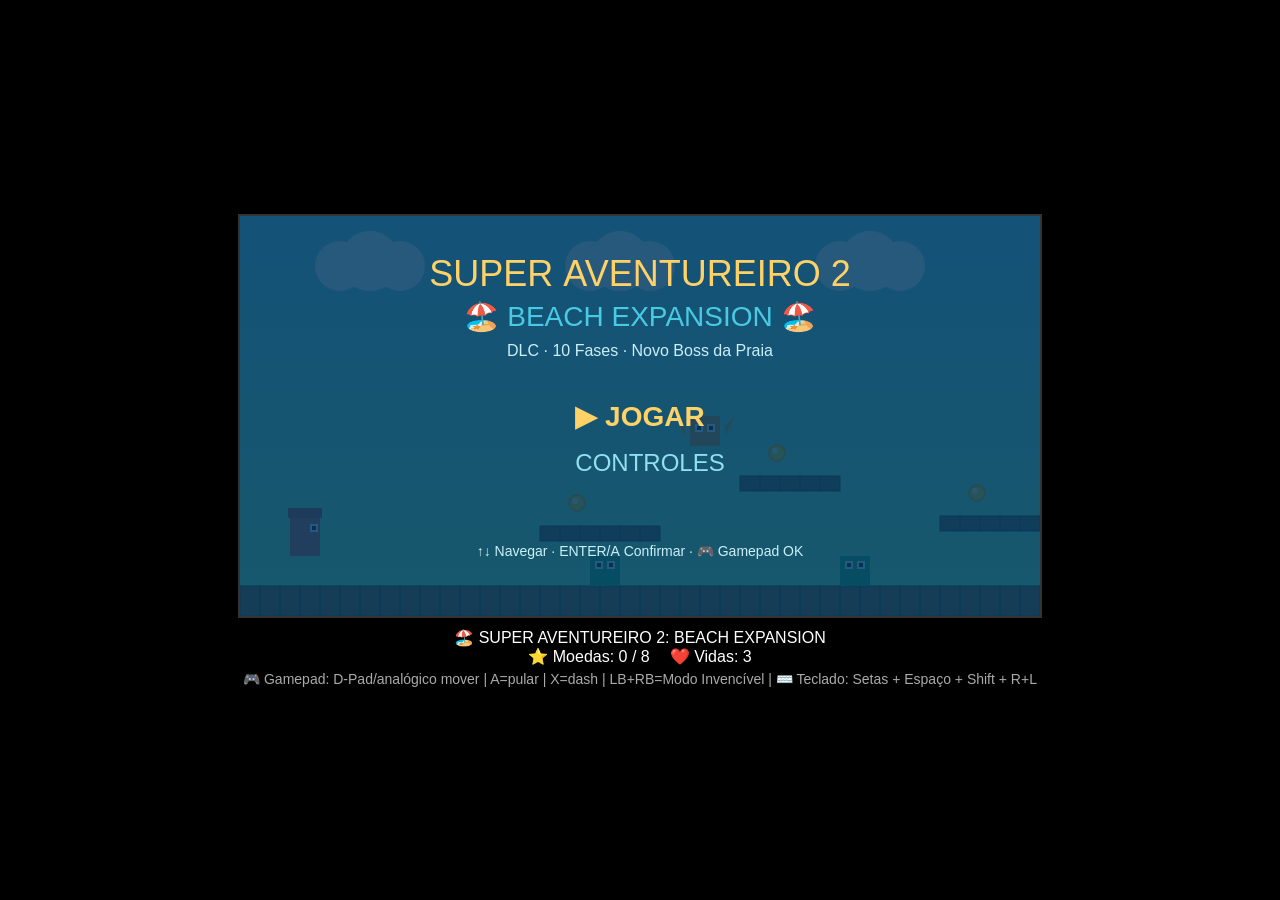
<file: games/super aventureiro 2 beach expansion/index.html>
<!DOCTYPE html>
<html lang="pt-BR">
<head>
    <meta charset="UTF-8">
    <meta name="viewport" content="width=device-width, initial-scale=1.0">
    <title>Super Aventureiro 2: Beach Expansion</title>
    <style>
        * { margin: 0; padding: 0; box-sizing: border-box; }
        body {
            background: #000;
            display: flex;
            justify-content: center;
            align-items: center;
            height: 100vh;
            font-family: Arial, sans-serif;
            flex-direction: column;
            overflow: hidden;
        }
        canvas { border: 2px solid #333; image-rendering: pixelated; }
        #info { color: white; margin-top: 10px; text-align: center; }
        .controls { color: #aaa; font-size: 14px; margin-top: 5px; }
        .hud { display: flex; gap: 20px; justify-content: center; }
        .godmode-indicator { color: #f1c40f; font-weight: bold; animation: pulse 0.5s infinite alternate; }
        @keyframes pulse { from { opacity: 0.5; } to { opacity: 1; } }
    </style>
</head>
<body>
    <canvas id="gameCanvas"></canvas>
    <div id="info">
        <div id="levelDisplay">MENU</div>
        <div class="hud">
            <div id="scoreDisplay">⭐ Moedas: 0 / 8</div>
            <div id="livesDisplay">❤️ Vidas: 3</div>
        </div>
        <div id="godmodeDisplay" style="display:none;" class="godmode-indicator">👑 MODO INVENCÍVEL ATIVADO</div>
        <div class="controls">🎮 Gamepad: D-Pad/analógico mover | A=pular | X=dash | LB+RB=Modo Invencível | ⌨️ Teclado: Setas + Espaço + Shift + R+L</div>
    </div>

    <script>
        const canvas = document.getElementById('gameCanvas');
        const ctx = canvas.getContext('2d');

        canvas.width = 800;
        canvas.height = 400;

        const TOTAL_LEVELS = 10;
        let gameState = 'menu';
        let menuSelection = 0;
        const menuOptions = ['JOGAR', 'CONTROLES'];
        let currentLevel = 1;
        let totalCoins = 0;
        const coinsPerLevel = 8;
        let lives = 3;
        let cameraX = 0;
        const levelWidth = 2400;
        let godMode = false;

        const player = {
            x: 50, y: 300, width: 30, height: 40,
            vx: 0, vy: 0, speed: 5, jumpForce: -11, gravity: 0.6,
            grounded: false, color: '#e74c3c', facing: 1,
            invincible: 0, dashing: false, dashCooldown: 0, dashSpeed: 12, dashDuration: 0
        };

        let platforms = [];
        let enemies = [];
        let coins = [];
        let boss = null;
        let flag = { x: 0, y: 0, width: 20, height: 60 };

        const keys = {};
        let gamepadConnected = false;
        let godComboWasActive = false;
        let menuNavCooldown = 0;
        let menuConfirmCooldown = 0;

        function isBeachLevel(level) { return level >= 6; }

        function getPlatformColors(level) {
            if (isBeachLevel(level)) return { ground: '#C9952B', plat: '#E8C874' };
            return { ground: '#8B4513', plat: '#654321' };
        }

        function getEnemyColors(level) {
            if (level >= 6 && level <= 9) {
                const beach = [
                    { walker: '#E76F51', flyer: '#457B9D' },
                    { walker: '#F4A261', flyer: '#2A9D8F' },
                    { walker: '#D62828', flyer: '#023E8A' },
                    { walker: '#BC6C25', flyer: '#0077B6' }
                ];
                return beach[level - 6];
            }
            if (level === 10) return { walker: '#E76F51', flyer: '#0077B6' };
            switch (level) {
                case 1: return { walker: '#27ae60', flyer: '#e67e22' };
                case 2: return { walker: '#2980b9', flyer: '#f39c12' };
                case 3: return { walker: '#8e44ad', flyer: '#e74c3c' };
                case 4: return { walker: '#c0392b', flyer: '#e74c3c' };
                case 5: return { walker: '#2c3e50', flyer: '#c0392b' };
                default: return { walker: '#27ae60', flyer: '#e67e22' };
            }
        }

        function loadLevel(level) {
            platforms = [];
            enemies = [];
            coins = [];
            boss = null;

            const pc = getPlatformColors(level);
            platforms.push({ x: 0, y: 370, width: levelWidth, height: 30, color: pc.ground });
            const colors = getEnemyColors(level);

            switch (level) {
                case 1:
                    platforms.push({ x: 300, y: 310, width: 120, height: 15, color: pc.plat });
                    platforms.push({ x: 500, y: 260, width: 100, height: 15, color: pc.plat });
                    platforms.push({ x: 700, y: 300, width: 130, height: 15, color: pc.plat });
                    platforms.push({ x: 950, y: 240, width: 100, height: 15, color: pc.plat });
                    platforms.push({ x: 1150, y: 290, width: 120, height: 15, color: pc.plat });
                    platforms.push({ x: 1400, y: 330, width: 100, height: 15, color: pc.plat });
                    platforms.push({ x: 1650, y: 270, width: 120, height: 15, color: pc.plat });
                    platforms.push({ x: 1900, y: 310, width: 100, height: 15, color: pc.plat });
                    platforms.push({ x: 2100, y: 250, width: 130, height: 15, color: pc.plat });
                    enemies.push({ x: 350, y: 340, width: 30, height: 30, vx: 1.5, color: colors.walker, type: 'walker' });
                    enemies.push({ x: 600, y: 340, width: 30, height: 30, vx: -1.5, color: colors.walker, type: 'walker' });
                    enemies.push({ x: 450, y: 200, width: 30, height: 30, vx: 1, vy: 0, amplitude: 50, baseY: 200, color: colors.flyer, type: 'flyer' });
                    coins.push({ x: 330, y: 280 }, { x: 530, y: 230 }, { x: 730, y: 270 }, { x: 980, y: 210 });
                    coins.push({ x: 1180, y: 260 }, { x: 1430, y: 300 }, { x: 1930, y: 280 }, { x: 2130, y: 220 });
                    flag = { x: 2300, y: 310, width: 20, height: 60 };
                    break;

                case 2:
                    platforms.push({ x: 200, y: 330, width: 100, height: 15, color: pc.plat });
                    platforms.push({ x: 400, y: 280, width: 100, height: 15, color: pc.plat });
                    platforms.push({ x: 600, y: 230, width: 100, height: 15, color: pc.plat });
                    platforms.push({ x: 850, y: 300, width: 100, height: 15, color: pc.plat });
                    platforms.push({ x: 1050, y: 250, width: 100, height: 15, color: pc.plat });
                    platforms.push({ x: 1300, y: 320, width: 100, height: 15, color: pc.plat });
                    platforms.push({ x: 1550, y: 270, width: 100, height: 15, color: pc.plat });
                    platforms.push({ x: 1800, y: 220, width: 100, height: 15, color: pc.plat });
                    platforms.push({ x: 2050, y: 290, width: 100, height: 15, color: pc.plat });
                    enemies.push({ x: 300, y: 340, width: 30, height: 30, vx: 2, color: colors.walker, type: 'walker' });
                    enemies.push({ x: 700, y: 340, width: 30, height: 30, vx: -2.2, color: colors.walker, type: 'walker' });
                    enemies.push({ x: 500, y: 180, width: 30, height: 30, vx: 1.5, vy: 0, amplitude: 70, baseY: 180, color: colors.flyer, type: 'flyer' });
                    enemies.push({ x: 1400, y: 190, width: 30, height: 30, vx: -1.8, vy: 0, amplitude: 65, baseY: 190, color: colors.flyer, type: 'flyer' });
                    coins.push({ x: 230, y: 300 }, { x: 430, y: 250 }, { x: 630, y: 200 }, { x: 880, y: 270 });
                    coins.push({ x: 1080, y: 220 }, { x: 1580, y: 240 }, { x: 1830, y: 190 }, { x: 2080, y: 260 });
                    flag = { x: 2300, y: 310, width: 20, height: 60 };
                    break;

                case 3:
                    platforms.push({ x: 250, y: 320, width: 80, height: 15, color: pc.plat });
                    platforms.push({ x: 450, y: 270, width: 80, height: 15, color: pc.plat });
                    platforms.push({ x: 650, y: 310, width: 80, height: 15, color: pc.plat });
                    platforms.push({ x: 850, y: 240, width: 80, height: 15, color: pc.plat });
                    platforms.push({ x: 1050, y: 290, width: 80, height: 15, color: pc.plat });
                    platforms.push({ x: 1250, y: 330, width: 80, height: 15, color: pc.plat });
                    platforms.push({ x: 1450, y: 260, width: 80, height: 15, color: pc.plat });
                    platforms.push({ x: 1650, y: 300, width: 80, height: 15, color: pc.plat });
                    platforms.push({ x: 1850, y: 230, width: 80, height: 15, color: pc.plat });
                    platforms.push({ x: 2050, y: 280, width: 80, height: 15, color: pc.plat });
                    enemies.push({ x: 350, y: 340, width: 30, height: 30, vx: 2.2, color: colors.walker, type: 'walker' });
                    enemies.push({ x: 750, y: 340, width: 30, height: 30, vx: -2.5, color: colors.walker, type: 'walker' });
                    enemies.push({ x: 1150, y: 340, width: 30, height: 30, vx: 2.3, color: colors.walker, type: 'walker' });
                    enemies.push({ x: 350, y: 200, width: 30, height: 30, vx: 1.7, vy: 0, amplitude: 60, baseY: 200, color: colors.flyer, type: 'flyer' });
                    enemies.push({ x: 1350, y: 190, width: 30, height: 30, vx: -1.9, vy: 0, amplitude: 65, baseY: 190, color: colors.flyer, type: 'flyer' });
                    coins.push({ x: 280, y: 290 }, { x: 480, y: 240 }, { x: 680, y: 280 }, { x: 880, y: 210 });
                    coins.push({ x: 1080, y: 260 }, { x: 1480, y: 230 }, { x: 1880, y: 200 }, { x: 2080, y: 250 });
                    flag = { x: 2300, y: 310, width: 20, height: 60 };
                    break;

                case 4:
                    platforms.push({ x: 150, y: 340, width: 90, height: 15, color: pc.plat });
                    platforms.push({ x: 350, y: 290, width: 90, height: 15, color: pc.plat });
                    platforms.push({ x: 550, y: 240, width: 90, height: 15, color: pc.plat });
                    platforms.push({ x: 750, y: 300, width: 90, height: 15, color: pc.plat });
                    platforms.push({ x: 950, y: 250, width: 90, height: 15, color: pc.plat });
                    platforms.push({ x: 1150, y: 200, width: 90, height: 15, color: pc.plat });
                    platforms.push({ x: 1350, y: 270, width: 90, height: 15, color: pc.plat });
                    platforms.push({ x: 1550, y: 320, width: 90, height: 15, color: pc.plat });
                    platforms.push({ x: 1750, y: 260, width: 90, height: 15, color: pc.plat });
                    platforms.push({ x: 1950, y: 210, width: 90, height: 15, color: pc.plat });
                    platforms.push({ x: 2150, y: 280, width: 90, height: 15, color: pc.plat });
                    enemies.push({ x: 250, y: 340, width: 30, height: 30, vx: 2.5, color: colors.walker, type: 'walker' });
                    enemies.push({ x: 800, y: 340, width: 30, height: 30, vx: -2.8, color: colors.walker, type: 'walker' });
                    enemies.push({ x: 1400, y: 340, width: 30, height: 30, vx: 3, color: colors.walker, type: 'walker' });
                    enemies.push({ x: 400, y: 190, width: 30, height: 30, vx: 2, vy: 0, amplitude: 80, baseY: 190, color: colors.flyer, type: 'flyer' });
                    enemies.push({ x: 1300, y: 180, width: 30, height: 30, vx: -2.2, vy: 0, amplitude: 75, baseY: 180, color: colors.flyer, type: 'flyer' });
                    enemies.push({ x: 2100, y: 190, width: 30, height: 30, vx: 2.1, vy: 0, amplitude: 85, baseY: 190, color: colors.flyer, type: 'flyer' });
                    coins.push({ x: 180, y: 310 }, { x: 380, y: 260 }, { x: 580, y: 210 }, { x: 780, y: 270 });
                    coins.push({ x: 980, y: 220 }, { x: 1380, y: 240 }, { x: 1780, y: 230 }, { x: 2180, y: 250 });
                    flag = { x: 2300, y: 310, width: 20, height: 60 };
                    break;

                case 5:
                    platforms.push({ x: 100, y: 350, width: 70, height: 15, color: pc.plat });
                    platforms.push({ x: 300, y: 300, width: 70, height: 15, color: pc.plat });
                    platforms.push({ x: 500, y: 250, width: 70, height: 15, color: pc.plat });
                    platforms.push({ x: 700, y: 200, width: 70, height: 15, color: pc.plat });
                    platforms.push({ x: 900, y: 260, width: 70, height: 15, color: pc.plat });
                    platforms.push({ x: 1100, y: 310, width: 70, height: 15, color: pc.plat });
                    platforms.push({ x: 1300, y: 240, width: 70, height: 15, color: pc.plat });
                    platforms.push({ x: 1500, y: 190, width: 70, height: 15, color: pc.plat });
                    platforms.push({ x: 1700, y: 270, width: 70, height: 15, color: pc.plat });
                    platforms.push({ x: 1900, y: 220, width: 70, height: 15, color: pc.plat });
                    platforms.push({ x: 2100, y: 290, width: 70, height: 15, color: pc.plat });
                    enemies.push({ x: 200, y: 340, width: 30, height: 30, vx: 3, color: colors.walker, type: 'walker' });
                    enemies.push({ x: 650, y: 340, width: 30, height: 30, vx: -3.2, color: colors.walker, type: 'walker' });
                    enemies.push({ x: 1350, y: 340, width: 30, height: 30, vx: 3, color: colors.walker, type: 'walker' });
                    enemies.push({ x: 1850, y: 340, width: 30, height: 30, vx: -3.1, color: colors.walker, type: 'walker' });
                    enemies.push({ x: 750, y: 150, width: 30, height: 30, vx: -2.5, vy: 0, amplitude: 80, baseY: 150, color: colors.flyer, type: 'flyer' });
                    enemies.push({ x: 1200, y: 160, width: 30, height: 30, vx: 2.6, vy: 0, amplitude: 75, baseY: 160, color: colors.flyer, type: 'flyer' });
                    enemies.push({ x: 1750, y: 180, width: 30, height: 30, vx: -2.8, vy: 0, amplitude: 70, baseY: 180, color: colors.flyer, type: 'flyer' });
                    boss = { x: 2000, y: 280, width: 60, height: 90, vx: 2, vy: 0, hp: 3, maxHp: 3, color: '#8e44ad', invincible: 0, type: 'boss', attackCooldown: 0 };
                    coins.push({ x: 130, y: 320 }, { x: 330, y: 270 }, { x: 530, y: 220 }, { x: 730, y: 170 });
                    coins.push({ x: 930, y: 230 }, { x: 1330, y: 210 }, { x: 1730, y: 240 }, { x: 2130, y: 260 });
                    flag = { x: 2300, y: 310, width: 20, height: 60 };
                    break;

                // ── DLC BEACH EXPANSION — Fases 6 a 10 ──
                case 6:
                    platforms.push({ x: 180, y: 320, width: 110, height: 15, color: pc.plat });
                    platforms.push({ x: 420, y: 280, width: 100, height: 15, color: pc.plat });
                    platforms.push({ x: 680, y: 310, width: 120, height: 15, color: pc.plat });
                    platforms.push({ x: 920, y: 250, width: 100, height: 15, color: pc.plat });
                    platforms.push({ x: 1180, y: 290, width: 110, height: 15, color: pc.plat });
                    platforms.push({ x: 1420, y: 240, width: 100, height: 15, color: pc.plat });
                    platforms.push({ x: 1680, y: 300, width: 120, height: 15, color: pc.plat });
                    platforms.push({ x: 1920, y: 260, width: 100, height: 15, color: pc.plat });
                    platforms.push({ x: 2140, y: 310, width: 110, height: 15, color: pc.plat });
                    enemies.push({ x: 250, y: 340, width: 30, height: 30, vx: 1.8, color: colors.walker, type: 'walker' });
                    enemies.push({ x: 750, y: 340, width: 30, height: 30, vx: -2, color: colors.walker, type: 'walker' });
                    enemies.push({ x: 550, y: 210, width: 30, height: 30, vx: 1.5, vy: 0, amplitude: 55, baseY: 210, color: colors.flyer, type: 'flyer' });
                    enemies.push({ x: 1500, y: 200, width: 30, height: 30, vx: -1.7, vy: 0, amplitude: 60, baseY: 200, color: colors.flyer, type: 'flyer' });
                    coins.push({ x: 210, y: 290 }, { x: 450, y: 250 }, { x: 710, y: 280 }, { x: 950, y: 220 });
                    coins.push({ x: 1210, y: 260 }, { x: 1450, y: 210 }, { x: 1950, y: 230 }, { x: 2170, y: 280 });
                    flag = { x: 2300, y: 310, width: 20, height: 60 };
                    break;

                case 7:
                    platforms.push({ x: 150, y: 340, width: 90, height: 15, color: pc.plat });
                    platforms.push({ x: 350, y: 290, width: 90, height: 15, color: pc.plat });
                    platforms.push({ x: 550, y: 240, width: 90, height: 15, color: pc.plat });
                    platforms.push({ x: 780, y: 300, width: 90, height: 15, color: pc.plat });
                    platforms.push({ x: 980, y: 250, width: 90, height: 15, color: pc.plat });
                    platforms.push({ x: 1200, y: 200, width: 90, height: 15, color: pc.plat });
                    platforms.push({ x: 1450, y: 280, width: 90, height: 15, color: pc.plat });
                    platforms.push({ x: 1680, y: 230, width: 90, height: 15, color: pc.plat });
                    platforms.push({ x: 1900, y: 290, width: 90, height: 15, color: pc.plat });
                    platforms.push({ x: 2120, y: 240, width: 90, height: 15, color: pc.plat });
                    enemies.push({ x: 300, y: 340, width: 30, height: 30, vx: 2.2, color: colors.walker, type: 'walker' });
                    enemies.push({ x: 850, y: 340, width: 30, height: 30, vx: -2.4, color: colors.walker, type: 'walker' });
                    enemies.push({ x: 1300, y: 340, width: 30, height: 30, vx: 2.5, color: colors.walker, type: 'walker' });
                    enemies.push({ x: 650, y: 180, width: 30, height: 30, vx: 2, vy: 0, amplitude: 70, baseY: 180, color: colors.flyer, type: 'flyer' });
                    enemies.push({ x: 1750, y: 170, width: 30, height: 30, vx: -2.1, vy: 0, amplitude: 75, baseY: 170, color: colors.flyer, type: 'flyer' });
                    coins.push({ x: 180, y: 310 }, { x: 380, y: 260 }, { x: 580, y: 210 }, { x: 810, y: 270 });
                    coins.push({ x: 1010, y: 220 }, { x: 1480, y: 250 }, { x: 1930, y: 260 }, { x: 2150, y: 210 });
                    flag = { x: 2300, y: 310, width: 20, height: 60 };
                    break;

                case 8:
                    platforms.push({ x: 120, y: 330, width: 80, height: 15, color: pc.plat });
                    platforms.push({ x: 320, y: 280, width: 80, height: 15, color: pc.plat });
                    platforms.push({ x: 520, y: 230, width: 80, height: 15, color: pc.plat });
                    platforms.push({ x: 720, y: 290, width: 80, height: 15, color: pc.plat });
                    platforms.push({ x: 920, y: 240, width: 80, height: 15, color: pc.plat });
                    platforms.push({ x: 1120, y: 190, width: 80, height: 15, color: pc.plat });
                    platforms.push({ x: 1320, y: 260, width: 80, height: 15, color: pc.plat });
                    platforms.push({ x: 1520, y: 210, width: 80, height: 15, color: pc.plat });
                    platforms.push({ x: 1720, y: 270, width: 80, height: 15, color: pc.plat });
                    platforms.push({ x: 1920, y: 220, width: 80, height: 15, color: pc.plat });
                    platforms.push({ x: 2120, y: 280, width: 80, height: 15, color: pc.plat });
                    enemies.push({ x: 200, y: 340, width: 30, height: 30, vx: 2.8, color: colors.walker, type: 'walker' });
                    enemies.push({ x: 700, y: 340, width: 30, height: 30, vx: -3, color: colors.walker, type: 'walker' });
                    enemies.push({ x: 1200, y: 340, width: 30, height: 30, vx: 2.9, color: colors.walker, type: 'walker' });
                    enemies.push({ x: 1700, y: 340, width: 30, height: 30, vx: -3.1, color: colors.walker, type: 'walker' });
                    enemies.push({ x: 450, y: 160, width: 30, height: 30, vx: 2.3, vy: 0, amplitude: 80, baseY: 160, color: colors.flyer, type: 'flyer' });
                    enemies.push({ x: 1400, y: 150, width: 30, height: 30, vx: -2.5, vy: 0, amplitude: 85, baseY: 150, color: colors.flyer, type: 'flyer' });
                    enemies.push({ x: 2050, y: 170, width: 30, height: 30, vx: 2.4, vy: 0, amplitude: 75, baseY: 170, color: colors.flyer, type: 'flyer' });
                    coins.push({ x: 150, y: 300 }, { x: 350, y: 250 }, { x: 550, y: 200 }, { x: 750, y: 260 });
                    coins.push({ x: 950, y: 210 }, { x: 1350, y: 230 }, { x: 1750, y: 240 }, { x: 2150, y: 250 });
                    flag = { x: 2300, y: 310, width: 20, height: 60 };
                    break;

                case 9:
                    platforms.push({ x: 100, y: 350, width: 70, height: 15, color: pc.plat });
                    platforms.push({ x: 280, y: 300, width: 70, height: 15, color: pc.plat });
                    platforms.push({ x: 460, y: 250, width: 70, height: 15, color: pc.plat });
                    platforms.push({ x: 640, y: 200, width: 70, height: 15, color: pc.plat });
                    platforms.push({ x: 820, y: 260, width: 70, height: 15, color: pc.plat });
                    platforms.push({ x: 1000, y: 310, width: 70, height: 15, color: pc.plat });
                    platforms.push({ x: 1180, y: 240, width: 70, height: 15, color: pc.plat });
                    platforms.push({ x: 1360, y: 190, width: 70, height: 15, color: pc.plat });
                    platforms.push({ x: 1540, y: 270, width: 70, height: 15, color: pc.plat });
                    platforms.push({ x: 1720, y: 220, width: 70, height: 15, color: pc.plat });
                    platforms.push({ x: 1900, y: 280, width: 70, height: 15, color: pc.plat });
                    platforms.push({ x: 2080, y: 230, width: 70, height: 15, color: pc.plat });
                    enemies.push({ x: 180, y: 340, width: 30, height: 30, vx: 3.2, color: colors.walker, type: 'walker' });
                    enemies.push({ x: 600, y: 340, width: 30, height: 30, vx: -3.4, color: colors.walker, type: 'walker' });
                    enemies.push({ x: 1100, y: 340, width: 30, height: 30, vx: 3.3, color: colors.walker, type: 'walker' });
                    enemies.push({ x: 1600, y: 340, width: 30, height: 30, vx: -3.5, color: colors.walker, type: 'walker' });
                    enemies.push({ x: 800, y: 140, width: 30, height: 30, vx: -2.8, vy: 0, amplitude: 90, baseY: 140, color: colors.flyer, type: 'flyer' });
                    enemies.push({ x: 1300, y: 130, width: 30, height: 30, vx: 2.9, vy: 0, amplitude: 85, baseY: 130, color: colors.flyer, type: 'flyer' });
                    enemies.push({ x: 2000, y: 150, width: 30, height: 30, vx: -3, vy: 0, amplitude: 80, baseY: 150, color: colors.flyer, type: 'flyer' });
                    coins.push({ x: 130, y: 320 }, { x: 310, y: 270 }, { x: 490, y: 220 }, { x: 670, y: 170 });
                    coins.push({ x: 1030, y: 280 }, { x: 1390, y: 210 }, { x: 1750, y: 240 }, { x: 2110, y: 200 });
                    flag = { x: 2300, y: 310, width: 20, height: 60 };
                    break;

                case 10:
                    platforms.push({ x: 80, y: 340, width: 80, height: 15, color: pc.plat });
                    platforms.push({ x: 260, y: 290, width: 80, height: 15, color: pc.plat });
                    platforms.push({ x: 440, y: 240, width: 80, height: 15, color: pc.plat });
                    platforms.push({ x: 620, y: 190, width: 80, height: 15, color: pc.plat });
                    platforms.push({ x: 800, y: 250, width: 80, height: 15, color: pc.plat });
                    platforms.push({ x: 980, y: 300, width: 80, height: 15, color: pc.plat });
                    platforms.push({ x: 1160, y: 230, width: 80, height: 15, color: pc.plat });
                    platforms.push({ x: 1340, y: 180, width: 80, height: 15, color: pc.plat });
                    platforms.push({ x: 1520, y: 260, width: 80, height: 15, color: pc.plat });
                    platforms.push({ x: 1700, y: 210, width: 80, height: 15, color: pc.plat });
                    platforms.push({ x: 1880, y: 270, width: 80, height: 15, color: pc.plat });
                    platforms.push({ x: 2060, y: 220, width: 80, height: 15, color: pc.plat });
                    enemies.push({ x: 150, y: 340, width: 30, height: 30, vx: 3.5, color: colors.walker, type: 'walker' });
                    enemies.push({ x: 550, y: 340, width: 30, height: 30, vx: -3.6, color: colors.walker, type: 'walker' });
                    enemies.push({ x: 1050, y: 340, width: 30, height: 30, vx: 3.4, color: colors.walker, type: 'walker' });
                    enemies.push({ x: 1550, y: 340, width: 30, height: 30, vx: -3.7, color: colors.walker, type: 'walker' });
                    enemies.push({ x: 700, y: 130, width: 30, height: 30, vx: 3, vy: 0, amplitude: 90, baseY: 130, color: colors.flyer, type: 'flyer' });
                    enemies.push({ x: 1800, y: 140, width: 30, height: 30, vx: -3.1, vy: 0, amplitude: 85, baseY: 140, color: colors.flyer, type: 'flyer' });
                    boss = {
                        x: 1950, y: 260, width: 70, height: 100, vx: 2.5, vy: 0,
                        hp: 5, maxHp: 5, color: '#E76F51', invincible: 0,
                        type: 'beachBoss', attackCooldown: 0
                    };
                    coins.push({ x: 110, y: 310 }, { x: 290, y: 260 }, { x: 470, y: 210 }, { x: 650, y: 160 });
                    coins.push({ x: 1010, y: 270 }, { x: 1370, y: 200 }, { x: 1730, y: 230 }, { x: 2090, y: 190 });
                    flag = { x: 2300, y: 310, width: 20, height: 60 };
                    break;
            }

            coins.forEach(c => c.collected = false);
            player.x = 50; player.y = 300; player.vx = 0; player.vy = 0;
            player.dashing = false; player.dashCooldown = 0; player.dashDuration = 0;
            player.invincible = 0; totalCoins = 0; cameraX = 0;
            updateDisplay();
        }

        function updateDisplay() {
            if (gameState === 'menu') {
                document.getElementById('levelDisplay').textContent = '🏖️ SUPER AVENTUREIRO 2: BEACH EXPANSION';
            } else if (gameState === 'controls') {
                document.getElementById('levelDisplay').textContent = '📖 CONTROLES';
            } else {
                const tag = isBeachLevel(currentLevel) ? ' 🏖️' : '';
                document.getElementById('levelDisplay').textContent = `FASE ${currentLevel} / ${TOTAL_LEVELS}${tag}`;
            }
            document.getElementById('scoreDisplay').textContent = `⭐ Moedas: ${totalCoins} / ${coinsPerLevel}`;
            document.getElementById('livesDisplay').textContent = godMode ? '👑 ∞ Vidas' : `❤️ Vidas: ${lives}`;
            document.getElementById('godmodeDisplay').style.display = godMode ? 'block' : 'none';
        }

        function startGame() {
            gameState = 'playing';
            currentLevel = 1;
            lives = 3;
            loadLevel(1);
            updateDisplay();
        }

        window.addEventListener('gamepadconnected', () => { gamepadConnected = true; });
        window.addEventListener('gamepaddisconnected', () => { gamepadConnected = false; });

        window.addEventListener('keydown', (e) => {
            keys[e.code] = true;
            if (['Space', 'ArrowUp', 'ArrowDown', 'ShiftLeft', 'ShiftRight'].includes(e.code)) e.preventDefault();
        });
        window.addEventListener('keyup', (e) => { keys[e.code] = false; });

        function getGamepadInput() {
            const gamepads = navigator.getGamepads();
            if (!gamepads) return null;
            for (const gp of gamepads) {
                if (gp && gp.connected) {
                    gamepadConnected = true;
                    return gp;
                }
            }
            return null;
        }

        function handleGodMode(gamepad) {
            const kbActive = !!(keys['KeyR'] && keys['KeyL']);
            const gpActive = !!(gamepad && gamepad.buttons[4]?.pressed && gamepad.buttons[5]?.pressed);
            const comboActive = kbActive || gpActive;
            if (comboActive && !godComboWasActive) {
                godMode = !godMode;
                updateDisplay();
            }
            godComboWasActive = comboActive;
        }

        function updateMenuInput(gamepad) {
            if (menuNavCooldown > 0) menuNavCooldown--;
            if (menuConfirmCooldown > 0) menuConfirmCooldown--;

            const up = keys['ArrowUp'] || keys['KeyW'] || gamepad?.buttons[12]?.pressed || (gamepad && gamepad.axes[1] < -0.5);
            const down = keys['ArrowDown'] || keys['KeyS'] || gamepad?.buttons[13]?.pressed || (gamepad && gamepad.axes[1] > 0.5);
            const confirm = keys['Enter'] || keys['Space'] || gamepad?.buttons[0]?.pressed;
            const back = keys['Escape'] || keys['Backspace'] || gamepad?.buttons[1]?.pressed;

            if (gameState === 'menu') {
                if ((up || down) && menuNavCooldown <= 0) {
                    menuSelection = (menuSelection + (down ? 1 : -1) + menuOptions.length) % menuOptions.length;
                    menuNavCooldown = 15;
                }
                if (confirm && menuConfirmCooldown <= 0) {
                    menuConfirmCooldown = 20;
                    if (menuOptions[menuSelection] === 'JOGAR') startGame();
                    else { gameState = 'controls'; updateDisplay(); }
                }
            } else if (gameState === 'controls') {
                if (back && menuConfirmCooldown <= 0) {
                    menuConfirmCooldown = 20;
                    gameState = 'menu';
                    updateDisplay();
                }
            }
        }

        function update() {
            const gamepad = getGamepadInput();
            handleGodMode(gamepad);

            if (gameState === 'menu' || gameState === 'controls') {
                updateMenuInput(gamepad);
                return;
            }

            if (gameState === 'gameover' || gameState === 'win' || gameState === 'bossDefeated') {
                if (keys['Enter'] || gamepad?.buttons[0]?.pressed) {
                    if (gameState === 'gameover') {
                        if (!godMode) lives--;
                        if (!godMode && lives <= 0) { lives = 3; currentLevel = 1; }
                        loadLevel(currentLevel);
                        gameState = 'playing';
                    } else if (gameState === 'win' || gameState === 'bossDefeated') {
                        if (currentLevel < TOTAL_LEVELS) {
                            currentLevel++;
                            loadLevel(currentLevel);
                            gameState = 'playing';
                        } else {
                            currentLevel = 1; lives = 3;
                            loadLevel(1); gameState = 'menu'; menuSelection = 0;
                        }
                    }
                }
                return;
            }

            if (player.invincible > 0) player.invincible--;
            if (player.dashCooldown > 0) player.dashCooldown--;

            let moveLeft = keys['ArrowLeft'] || keys['KeyA'];
            let moveRight = keys['ArrowRight'] || keys['KeyD'];
            let jump = keys['Space'] || keys['ArrowUp'] || keys['KeyW'];
            let dash = keys['ShiftLeft'] || keys['ShiftRight'] || keys['KeyX'];

            if (gamepad) {
                if (gamepad.axes[0] < -0.5) moveLeft = true;
                if (gamepad.axes[0] > 0.5) moveRight = true;
                if (gamepad.buttons[14]?.pressed) moveLeft = true;
                if (gamepad.buttons[15]?.pressed) moveRight = true;
                if (gamepad.buttons[0]?.pressed) jump = true;
                if (gamepad.buttons[2]?.pressed) dash = true;
            }

            if (dash && !player.dashing && player.dashCooldown <= 0) {
                player.dashing = true; player.dashDuration = 10; player.dashCooldown = 30; player.vy = 0;
            }
            if (player.dashing) {
                player.vx = player.facing * player.dashSpeed;
                player.dashDuration--;
                if (player.dashDuration <= 0) { player.dashing = false; player.vx = 0; }
            } else {
                if (moveLeft) { player.vx = -player.speed; player.facing = -1; }
                else if (moveRight) { player.vx = player.speed; player.facing = 1; }
                else player.vx = 0;
            }

            if (jump && player.grounded) { player.vy = player.jumpForce; player.grounded = false; }
            player.vy += player.gravity;
            player.y += player.vy;

            player.grounded = false;
            for (const plat of platforms) {
                if (player.x < plat.x + plat.width && player.x + player.width > plat.x &&
                    player.y < plat.y + plat.height && player.y + player.height > plat.y) {
                    if (player.vy > 0 && player.y + player.height - player.vy <= plat.y) {
                        player.y = plat.y - player.height; player.vy = 0; player.grounded = true;
                    } else if (player.vy < 0 && player.y - player.vy >= plat.y + plat.height) {
                        player.y = plat.y + plat.height; player.vy = 0;
                    }
                }
            }

            player.x += player.vx;
            for (const plat of platforms) {
                if (player.x < plat.x + plat.width && player.x + player.width > plat.x &&
                    player.y < plat.y + plat.height && player.y + player.height > plat.y) {
                    if (player.vx > 0) player.x = plat.x - player.width;
                    else if (player.vx < 0) player.x = plat.x + plat.width;
                    player.vx = 0;
                }
            }

            if (player.x < 0) player.x = 0;
            if (player.x > levelWidth - player.width) player.x = levelWidth - player.width;
            cameraX = Math.max(0, Math.min(player.x - canvas.width / 3, levelWidth - canvas.width));

            if (player.y > canvas.height) {
                if (godMode) { player.y = 300; player.vy = 0; player.x = 50; cameraX = 0; }
                else loseLife();
            }

            for (let i = enemies.length - 1; i >= 0; i--) {
                const enemy = enemies[i];
                if (enemy.type === 'walker') {
                    enemy.x += enemy.vx;
                    let grounded = false;
                    for (const plat of platforms) {
                        if (enemy.x < plat.x + plat.width && enemy.x + enemy.width > plat.x &&
                            enemy.y + enemy.height <= plat.y + plat.height && enemy.y + enemy.height >= plat.y) grounded = true;
                    }
                    if (enemy.x <= 0 || enemy.x >= levelWidth - enemy.width || !grounded) enemy.vx = -enemy.vx;
                } else if (enemy.type === 'flyer') {
                    enemy.x += enemy.vx;
                    enemy.y = enemy.baseY + Math.sin(Date.now() / 500) * enemy.amplitude;
                    if (enemy.x <= 0 || enemy.x >= levelWidth - enemy.width) enemy.vx = -enemy.vx;
                }
                if (player.x < enemy.x + enemy.width && player.x + player.width > enemy.x &&
                    player.y < enemy.y + enemy.height && player.y + player.height > enemy.y) {
                    if (player.vy > 0 && player.y + player.height - player.vy <= enemy.y + 10) {
                        enemies.splice(i, 1); player.vy = player.jumpForce * 1.4;
                    } else if (player.dashing) enemies.splice(i, 1);
                    else if (!godMode && player.invincible <= 0) loseLife();
                }
            }

            if (boss && boss.hp > 0) {
                if (boss.invincible > 0) boss.invincible--;
                boss.x += boss.vx;
                const minX = boss.type === 'beachBoss' ? 1650 : 1700;
                if (boss.x <= minX || boss.x >= levelWidth - boss.width - 50) boss.vx = -boss.vx;

                if (player.x < boss.x + boss.width && player.x + player.width > boss.x &&
                    player.y < boss.y + boss.height && player.y + player.height > boss.y) {
                    if (player.vy > 0 && player.y + player.height - player.vy <= boss.y + 15 && boss.invincible <= 0) {
                        boss.hp--; boss.invincible = 30;
                        player.vy = player.jumpForce * 1.5; player.y = boss.y - player.height;
                        if (boss.hp <= 0) { boss = null; gameState = 'bossDefeated'; }
                    } else if (player.dashing && boss.invincible <= 0) {
                        boss.hp--; boss.invincible = 30; player.vx = -player.facing * 8;
                        if (boss.hp <= 0) { boss = null; gameState = 'bossDefeated'; }
                    } else if (!godMode && player.invincible <= 0 && boss.invincible <= 0) loseLife();
                }
            }

            for (const coin of coins) {
                if (!coin.collected && player.x < coin.x + 15 && player.x + player.width > coin.x &&
                    player.y < coin.y + 15 && player.y + player.height > coin.y) {
                    coin.collected = true; totalCoins++; updateDisplay();
                }
            }

            const bossBlocksFlag = (currentLevel === 5 || currentLevel === 10) && boss && boss.hp > 0;
            if (!bossBlocksFlag && player.x < flag.x + flag.width && player.x + player.width > flag.x &&
                player.y < flag.y + flag.height && player.y + player.height > flag.y && totalCoins >= coinsPerLevel) {
                gameState = 'win';
            }
            if (gameState === 'bossDefeated' && player.x < flag.x + flag.width && player.x + player.width > flag.x &&
                player.y < flag.y + flag.height && player.y + player.height > flag.y && totalCoins >= coinsPerLevel) {
                gameState = 'win';
            }
        }

        function loseLife() {
            if (godMode) return;
            lives--; updateDisplay();
            if (lives <= 0) { gameState = 'gameover'; lives = 0; }
            else { player.x = 50; player.y = 300; player.vy = 0; player.invincible = 60; cameraX = 0; }
        }

        function drawBeachDecorations() {
            ctx.fillStyle = '#FFD166';
            ctx.beginPath();
            ctx.arc(200, 60, 35, 0, Math.PI * 2);
            ctx.fill();

            ctx.fillStyle = '#0077B6';
            ctx.fillRect(0, 300, levelWidth, 70);

            for (let i = 0; i < 8; i++) {
                const px = (i * 320 + 80) % levelWidth;
                ctx.fillStyle = '#2D6A4F';
                ctx.fillRect(px, 280, 8, 40);
                ctx.fillStyle = '#40916C';
                ctx.beginPath();
                ctx.moveTo(px - 20, 290);
                ctx.lineTo(px + 4, 250);
                ctx.lineTo(px + 28, 290);
                ctx.fill();
                ctx.beginPath();
                ctx.moveTo(px + 4, 290);
                ctx.lineTo(px + 30, 255);
                ctx.lineTo(px + 50, 290);
                ctx.fill();
            }

            ctx.fillStyle = 'rgba(255,255,255,0.6)';
            for (let i = 0; i < 6; i++) {
                const wx = (i * 400 + Date.now() / 30) % levelWidth;
                ctx.fillRect(wx, 320, 60, 4);
                ctx.fillRect(wx + 20, 328, 40, 3);
            }
        }

        function drawBeachBoss(b) {
            const flash = b.invincible % 10 < 5;
            ctx.fillStyle = flash ? b.color : '#FFD166';
            ctx.fillRect(b.x, b.y + 20, b.width, b.height - 20);
            ctx.fillStyle = flash ? '#D62828' : '#FF6B35';
            ctx.fillRect(b.x - 15, b.y + 50, 20, 35);
            ctx.fillRect(b.x + b.width - 5, b.y + 50, 20, 35);
            ctx.fillStyle = '#D62828';
            ctx.fillRect(b.x + 8, b.y + 30, 14, 14);
            ctx.fillRect(b.x + b.width - 22, b.y + 30, 14, 14);
            ctx.fillStyle = 'black';
            ctx.fillRect(b.x + 12, b.y + 34, 6, 6);
            ctx.fillRect(b.x + b.width - 18, b.y + 34, 6, 6);
            ctx.fillStyle = '#E76F51';
            ctx.fillRect(b.x + 20, b.y + 55, 30, 8);
            ctx.fillStyle = '#2D6A4F';
            ctx.fillRect(b.x, b.y - 45, b.width, 8);
            ctx.fillStyle = '#40916C';
            ctx.fillRect(b.x, b.y - 45, b.width * (b.hp / b.maxHp), 8);
            ctx.strokeStyle = 'white';
            ctx.strokeRect(b.x, b.y - 45, b.width, 8);
            ctx.fillStyle = '#FFD166';
            ctx.font = '12px Arial';
            ctx.textAlign = 'center';
            ctx.fillText('REI CARANGUEJO', b.x + b.width / 2, b.y - 52);
        }

        function draw() {
            ctx.save();
            ctx.translate(-cameraX, 0);

            const gradient = ctx.createLinearGradient(0, 0, 0, canvas.height);
            if (isBeachLevel(currentLevel)) {
                gradient.addColorStop(0, '#48CAE4');
                gradient.addColorStop(0.6, '#90E0EF');
                gradient.addColorStop(1, '#CAF0F8');
            } else if (currentLevel === 5) {
                gradient.addColorStop(0, '#2c3e50');
                gradient.addColorStop(1, '#34495e');
            } else {
                gradient.addColorStop(0, '#87CEEB');
                gradient.addColorStop(1, '#98FB98');
            }
            ctx.fillStyle = gradient;
            ctx.fillRect(0, 0, levelWidth, canvas.height);

            if (isBeachLevel(currentLevel)) drawBeachDecorations();
            else if (currentLevel !== 5) {
                ctx.fillStyle = 'white';
                for (let i = 0; i < 10; i++) {
                    const cloudX = (i * 250 + 100) % levelWidth;
                    ctx.beginPath();
                    ctx.arc(cloudX, 50, 25, 0, Math.PI * 2);
                    ctx.arc(cloudX + 30, 45, 30, 0, Math.PI * 2);
                    ctx.arc(cloudX + 60, 50, 25, 0, Math.PI * 2);
                    ctx.fill();
                }
            }

            for (const plat of platforms) {
                ctx.fillStyle = plat.color;
                ctx.fillRect(plat.x, plat.y, plat.width, plat.height);
                ctx.strokeStyle = isBeachLevel(currentLevel) ? '#A67C00' : '#3e2723';
                ctx.lineWidth = 1;
                for (let i = 0; i < plat.width; i += 20) ctx.strokeRect(plat.x + i, plat.y, 20, plat.height);
            }

            for (const coin of coins) {
                if (!coin.collected) {
                    ctx.fillStyle = '#FFD700';
                    ctx.beginPath(); ctx.arc(coin.x + 7, coin.y + 7, 8, 0, Math.PI * 2); ctx.fill();
                    ctx.strokeStyle = '#FFA500'; ctx.lineWidth = 2; ctx.stroke();
                    ctx.fillStyle = '#FFF8DC';
                    ctx.beginPath(); ctx.arc(coin.x + 5, coin.y + 5, 3, 0, Math.PI * 2); ctx.fill();
                }
            }

            for (const enemy of enemies) {
                if (enemy.type === 'walker') {
                    ctx.fillStyle = enemy.color;
                    ctx.fillRect(enemy.x, enemy.y, enemy.width, enemy.height);
                    if (isBeachLevel(currentLevel)) {
                        ctx.fillStyle = '#D62828';
                        ctx.fillRect(enemy.x + 5, enemy.y + 22, 8, 6);
                        ctx.fillRect(enemy.x + 17, enemy.y + 22, 8, 6);
                    }
                    ctx.fillStyle = 'white';
                    ctx.fillRect(enemy.x + 5, enemy.y + 5, 8, 8);
                    ctx.fillRect(enemy.x + 17, enemy.y + 5, 8, 8);
                    ctx.fillStyle = 'black';
                    ctx.fillRect(enemy.x + 7, enemy.y + 7, 4, 4);
                    ctx.fillRect(enemy.x + 19, enemy.y + 7, 4, 4);
                } else if (enemy.type === 'flyer') {
                    ctx.fillStyle = enemy.color;
                    ctx.fillRect(enemy.x, enemy.y, enemy.width, enemy.height);
                    ctx.fillStyle = isBeachLevel(currentLevel) ? '#CAF0F8' : '#f39c12';
                    ctx.beginPath();
                    ctx.moveTo(enemy.x - 5, enemy.y + 10); ctx.lineTo(enemy.x - 15, enemy.y); ctx.lineTo(enemy.x - 5, enemy.y + 20); ctx.fill();
                    ctx.beginPath();
                    ctx.moveTo(enemy.x + enemy.width + 5, enemy.y + 10); ctx.lineTo(enemy.x + enemy.width + 15, enemy.y); ctx.lineTo(enemy.x + enemy.width + 5, enemy.y + 20); ctx.fill();
                    ctx.fillStyle = 'white';
                    ctx.fillRect(enemy.x + 5, enemy.y + 8, 8, 8);
                    ctx.fillRect(enemy.x + 17, enemy.y + 8, 8, 8);
                    ctx.fillStyle = 'black';
                    ctx.fillRect(enemy.x + 7, enemy.y + 10, 4, 4);
                    ctx.fillRect(enemy.x + 19, enemy.y + 10, 4, 4);
                }
            }

            if (boss && boss.hp > 0) {
                if (boss.type === 'beachBoss') drawBeachBoss(boss);
                else {
                    ctx.fillStyle = boss.invincible % 10 < 5 ? boss.color : '#f1c40f';
                    ctx.fillRect(boss.x, boss.y, boss.width, boss.height);
                    ctx.fillStyle = '#f1c40f';
                    ctx.beginPath();
                    ctx.moveTo(boss.x, boss.y); ctx.lineTo(boss.x + 10, boss.y - 20); ctx.lineTo(boss.x + 20, boss.y - 5);
                    ctx.lineTo(boss.x + 30, boss.y - 25); ctx.lineTo(boss.x + 40, boss.y - 5); ctx.lineTo(boss.x + 50, boss.y - 20);
                    ctx.lineTo(boss.x + 60, boss.y); ctx.fill();
                    ctx.fillStyle = '#e74c3c';
                    ctx.fillRect(boss.x + 10, boss.y + 10, 12, 12);
                    ctx.fillRect(boss.x + 38, boss.y + 10, 12, 12);
                    ctx.fillStyle = 'black';
                    ctx.fillRect(boss.x + 14, boss.y + 14, 4, 4);
                    ctx.fillRect(boss.x + 42, boss.y + 14, 4, 4);
                    ctx.fillStyle = '#e74c3c';
                    ctx.fillRect(boss.x, boss.y - 35, boss.width, 8);
                    ctx.fillStyle = '#2ecc71';
                    ctx.fillRect(boss.x, boss.y - 35, boss.width * (boss.hp / boss.maxHp), 8);
                    ctx.strokeStyle = 'white';
                    ctx.strokeRect(boss.x, boss.y - 35, boss.width, 8);
                }
            }

            const bossBlocksFlag = (currentLevel === 5 || currentLevel === 10) && boss && boss.hp > 0;
            if (!bossBlocksFlag) {
                ctx.fillStyle = '#8B4513';
                ctx.fillRect(flag.x, flag.y, 5, flag.height);
                const flagColors = ['#e74c3c', '#3498db', '#f1c40f', '#9b59b6', '#e67e22', '#00B4D8', '#FF6B35', '#2A9D8F', '#FFD166', '#E76F51'];
                ctx.fillStyle = flagColors[currentLevel - 1];
                ctx.beginPath();
                ctx.moveTo(flag.x + 5, flag.y);
                ctx.lineTo(flag.x + 30, flag.y + 15);
                ctx.lineTo(flag.x + 5, flag.y + 30);
                ctx.fill();
            }

            if (player.invincible % 10 < 5 || player.invincible <= 0 || godMode) {
                ctx.fillStyle = godMode ? '#f1c40f' : (player.dashing ? '#f39c12' : player.color);
                ctx.fillRect(player.x, player.y, player.width, player.height);
                if (godMode) {
                    ctx.strokeStyle = '#f1c40f'; ctx.lineWidth = 3;
                    ctx.strokeRect(player.x - 3, player.y - 3, player.width + 6, player.height + 6);
                }
                if (isBeachLevel(currentLevel)) {
                    ctx.fillStyle = '#FFD166';
                    ctx.fillRect(player.x + 5, player.y - 5, player.width - 10, 6);
                } else {
                    ctx.fillStyle = '#c0392b';
                    ctx.fillRect(player.x - 2, player.y - 8, player.width + 4, 10);
                }
                ctx.fillStyle = 'white';
                if (player.facing === 1) ctx.fillRect(player.x + 20, player.y + 8, 8, 8);
                else ctx.fillRect(player.x + 2, player.y + 8, 8, 8);
                ctx.fillStyle = 'black';
                if (player.facing === 1) ctx.fillRect(player.x + 22, player.y + 10, 4, 4);
                else ctx.fillRect(player.x + 4, player.y + 10, 4, 4);
            }

            ctx.restore();

            if (gameState === 'menu') {
                ctx.fillStyle = 'rgba(0, 60, 100, 0.85)';
                ctx.fillRect(0, 0, canvas.width, canvas.height);
                ctx.fillStyle = '#FFD166';
                ctx.font = '36px Arial'; ctx.textAlign = 'center';
                ctx.fillText('SUPER AVENTUREIRO 2', canvas.width / 2, 70);
                ctx.fillStyle = '#48CAE4';
                ctx.font = '28px Arial';
                ctx.fillText('🏖️ BEACH EXPANSION 🏖️', canvas.width / 2, 110);
                ctx.fillStyle = '#CAF0F8';
                ctx.font = '16px Arial';
                ctx.fillText('DLC · 10 Fases · Novo Boss da Praia', canvas.width / 2, 140);

                menuOptions.forEach((opt, i) => {
                    const selected = i === menuSelection;
                    ctx.fillStyle = selected ? '#FFD166' : '#90E0EF';
                    ctx.font = selected ? 'bold 28px Arial' : '24px Arial';
                    const prefix = selected ? '▶ ' : '   ';
                    ctx.fillText(prefix + opt, canvas.width / 2, 210 + i * 45);
                });

                ctx.fillStyle = '#CAF0F8';
                ctx.font = '14px Arial';
                ctx.fillText('↑↓ Navegar · ENTER/A Confirmar · 🎮 Gamepad OK', canvas.width / 2, 340);
                if (Math.sin(Date.now() / 500) > 0) {
                    ctx.fillStyle = '#FFD166';
                    ctx.font = '16px Arial';
                    ctx.fillText('10 fases · 5 originais + 5 de praia', canvas.width / 2, 370);
                }
            } else if (gameState === 'controls') {
                ctx.fillStyle = 'rgba(0, 60, 100, 0.9)';
                ctx.fillRect(0, 0, canvas.width, canvas.height);
                ctx.fillStyle = '#FFD166';
                ctx.font = '32px Arial'; ctx.textAlign = 'center';
                ctx.fillText('CONTROLES', canvas.width / 2, 60);
                ctx.fillStyle = 'white'; ctx.font = '18px Arial';
                const lines = [
                    'Setas / WASD — Mover',
                    'Espaço / W — Pular',
                    'Shift / X — Dash',
                    'Pular em inimigos — Derrotar',
                    '🎮 Gamepad: D-Pad=Mover | A=Pular | X=Dash',
                    '👑 R+L (teclado) ou LB+RB (gamepad) = Modo Invencível',
                    '',
                    'ESC / B — Voltar ao menu'
                ];
                lines.forEach((line, i) => ctx.fillText(line, canvas.width / 2, 110 + i * 28));
            } else if (gameState === 'gameover') {
                ctx.fillStyle = 'rgba(0, 0, 0, 0.7)';
                ctx.fillRect(0, 0, canvas.width, canvas.height);
                ctx.fillStyle = '#e74c3c'; ctx.font = '40px Arial'; ctx.textAlign = 'center';
                ctx.fillText('GAME OVER', canvas.width / 2, canvas.height / 2 - 20);
                ctx.fillStyle = 'white'; ctx.font = '20px Arial';
                ctx.fillText(`Vidas restantes: ${godMode ? '∞' : lives}`, canvas.width / 2, canvas.height / 2 + 20);
                ctx.fillText('Pressione ENTER ou 🎮 A para continuar', canvas.width / 2, canvas.height / 2 + 50);
            } else if (gameState === 'win') {
                ctx.fillStyle = 'rgba(0, 0, 0, 0.7)';
                ctx.fillRect(0, 0, canvas.width, canvas.height);
                ctx.fillStyle = isBeachLevel(currentLevel) ? '#FFD166' : '#f1c40f';
                ctx.font = '40px Arial'; ctx.textAlign = 'center';
                if (currentLevel < TOTAL_LEVELS) {
                    ctx.fillText(`FASE ${currentLevel} COMPLETA!`, canvas.width / 2, canvas.height / 2 - 20);
                    if (currentLevel === 5) {
                        ctx.fillStyle = '#48CAE4'; ctx.font = '20px Arial';
                        ctx.fillText('🏖️ A Beach Expansion começa agora!', canvas.width / 2, canvas.height / 2 + 10);
                    }
                } else {
                    ctx.fillText('🏆 VITÓRIA NA PRAIA! 🏆', canvas.width / 2, canvas.height / 2 - 20);
                }
                ctx.fillStyle = 'white'; ctx.font = '20px Arial';
                ctx.fillText('Pressione ENTER ou 🎮 A para continuar', canvas.width / 2, canvas.height / 2 + 40);
            } else if (gameState === 'bossDefeated') {
                ctx.fillStyle = 'rgba(0, 0, 0, 0.7)';
                ctx.fillRect(0, 0, canvas.width, canvas.height);
                ctx.fillStyle = '#2ecc71'; ctx.font = '40px Arial'; ctx.textAlign = 'center';
                ctx.fillText(currentLevel === 10 ? 'REI CARANGUEJO DERROTADO!' : 'BOSS DERROTADO!', canvas.width / 2, canvas.height / 2 - 20);
                ctx.fillStyle = 'white'; ctx.font = '20px Arial';
                ctx.fillText('Agora vá até a bandeira para completar a fase!', canvas.width / 2, canvas.height / 2 + 20);
            }
        }

        function gameLoop() { update(); draw(); requestAnimationFrame(gameLoop); }

        loadLevel(1);
        gameState = 'menu';
        updateDisplay();
        gameLoop();
    </script>
</body>
</html>
</file>
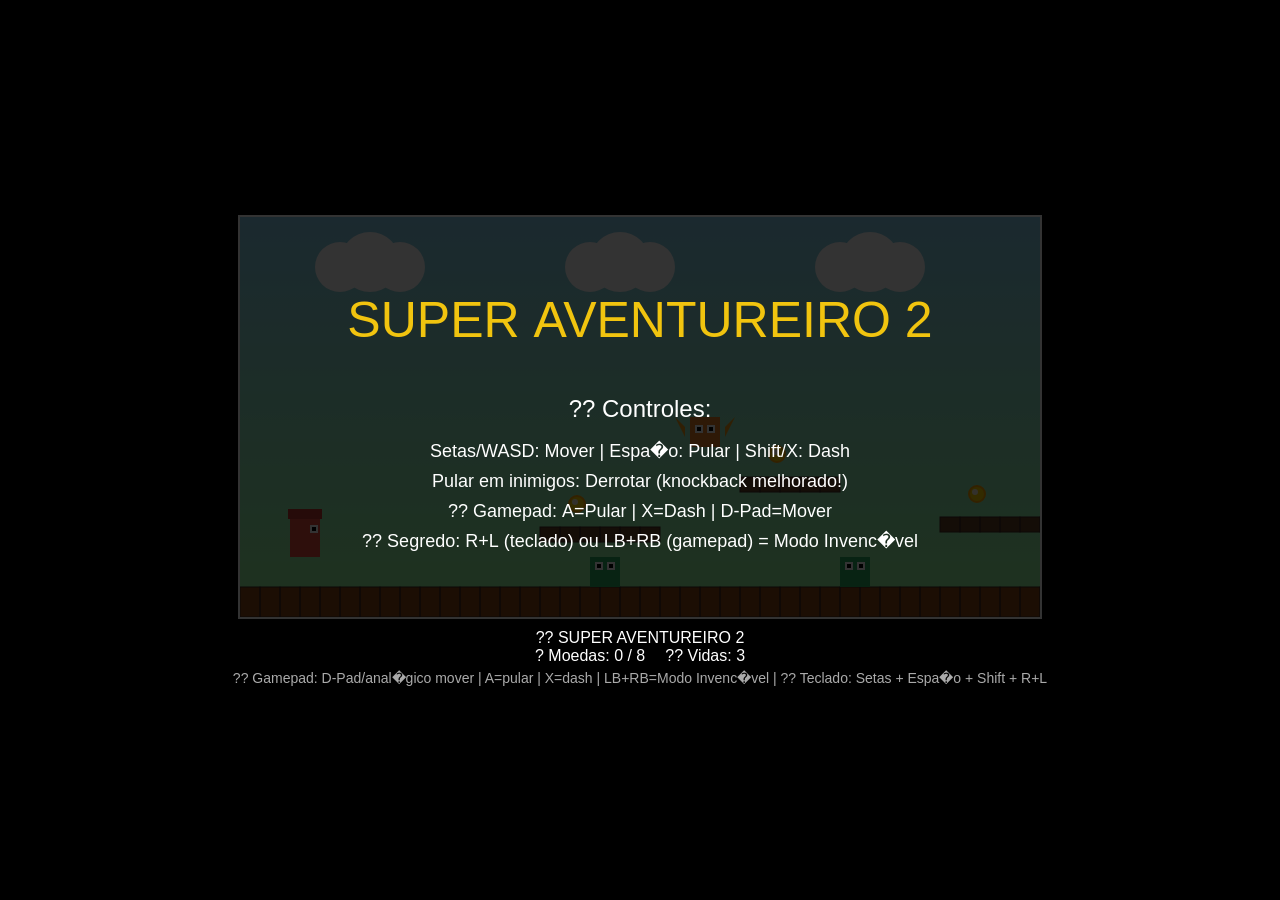
<file: games/super aventureiro 2/index.html>
<!DOCTYPE html>
<html lang="pt-BR">
<head>
    <meta charset="UTF-8">
    <meta name="viewport" content="width=device-width, initial-scale=1.0">
    <title>Super Aventureiro 2 - Edi��o Completa</title>
    <style>
        * {
            margin: 0;
            padding: 0;
            box-sizing: border-box;
        }
        body {
            background: #000;
            display: flex;
            justify-content: center;
            align-items: center;
            height: 100vh;
            font-family: Arial, sans-serif;
            flex-direction: column;
            overflow: hidden;
        }
        canvas {
            border: 2px solid #333;
            image-rendering: pixelated;
        }
        #info {
            color: white;
            margin-top: 10px;
            text-align: center;
        }
        .controls {
            color: #aaa;
            font-size: 14px;
            margin-top: 5px;
        }
        .hud {
            display: flex;
            gap: 20px;
            justify-content: center;
        }
        .godmode-indicator {
            color: #f1c40f;
            font-weight: bold;
            animation: pulse 0.5s infinite alternate;
        }
        @keyframes pulse {
            from { opacity: 0.5; }
            to { opacity: 1; }
        }
    </style>
</head>
<body>
    <canvas id="gameCanvas"></canvas>
    <div id="info">
        <div id="levelDisplay">MENU</div>
        <div class="hud">
            <div id="scoreDisplay">? Moedas: 0 / 8</div>
            <div id="livesDisplay">?? Vidas: 3</div>
        </div>
        <div id="godmodeDisplay" style="display:none;" class="godmode-indicator">?? MODO INVENC�VEL ATIVADO</div>
        <div class="controls">?? Gamepad: D-Pad/anal�gico mover | A=pular | X=dash | LB+RB=Modo Invenc�vel | ?? Teclado: Setas + Espa�o + Shift + R+L</div>
    </div>

    <script>
        const canvas = document.getElementById('gameCanvas');
        const ctx = canvas.getContext('2d');
        
        canvas.width = 800;
        canvas.height = 400;
        
        let gameState = 'menu';
        let currentLevel = 1;
        let totalCoins = 0;
        const coinsPerLevel = 8;
        let lives = 3;
        let cameraX = 0;
        const levelWidth = 2400;
        let godMode = false; // Modo invenc�vel
        
        const player = {
            x: 50,
            y: 300,
            width: 30,
            height: 40,
            vx: 0,
            vy: 0,
            speed: 5,
            jumpForce: -11,
            gravity: 0.6,
            grounded: false,
            color: '#e74c3c',
            facing: 1,
            invincible: 0,
            dashing: false,
            dashCooldown: 0,
            dashSpeed: 12,
            dashDuration: 0
        };
        
        let platforms = [];
        let enemies = [];
        let coins = [];
        let boss = null;
        let flag = { x: 0, y: 0, width: 20, height: 60 };
        
        const keys = {};
        let gamepadConnected = false;
        let godComboWasActive = false; // Edge detection para toggle R+L / LB+RB
        
        function getEnemyColors(level) {
            switch(level) {
                case 1: return { walker: '#27ae60', flyer: '#e67e22' };
                case 2: return { walker: '#2980b9', flyer: '#f39c12' };
                case 3: return { walker: '#8e44ad', flyer: '#e74c3c' };
                case 4: return { walker: '#c0392b', flyer: '#e74c3c' };
                case 5: return { walker: '#2c3e50', flyer: '#c0392b' };
                default: return { walker: '#27ae60', flyer: '#e67e22' };
            }
        }
        
        function loadLevel(level) {
            platforms = [];
            enemies = [];
            coins = [];
            boss = null;
            
            platforms.push({ x: 0, y: 370, width: levelWidth, height: 30, color: '#8B4513' });
            
            const colors = getEnemyColors(level);
            
            switch(level) {
                case 1:
                    platforms.push({ x: 300, y: 310, width: 120, height: 15, color: '#654321' });
                    platforms.push({ x: 500, y: 260, width: 100, height: 15, color: '#654321' });
                    platforms.push({ x: 700, y: 300, width: 130, height: 15, color: '#654321' });
                    platforms.push({ x: 950, y: 240, width: 100, height: 15, color: '#654321' });
                    platforms.push({ x: 1150, y: 290, width: 120, height: 15, color: '#654321' });
                    platforms.push({ x: 1400, y: 330, width: 100, height: 15, color: '#654321' });
                    platforms.push({ x: 1650, y: 270, width: 120, height: 15, color: '#654321' });
                    platforms.push({ x: 1900, y: 310, width: 100, height: 15, color: '#654321' });
                    platforms.push({ x: 2100, y: 250, width: 130, height: 15, color: '#654321' });
                    
                    enemies.push({ x: 350, y: 340, width: 30, height: 30, vx: 1.5, color: colors.walker, type: 'walker' });
                    enemies.push({ x: 600, y: 340, width: 30, height: 30, vx: -1.5, color: colors.walker, type: 'walker' });
                    enemies.push({ x: 450, y: 200, width: 30, height: 30, vx: 1, vy: 0, amplitude: 50, baseY: 200, color: colors.flyer, type: 'flyer' });
                    
                    coins.push({ x: 330, y: 280 }, { x: 530, y: 230 }, { x: 730, y: 270 }, { x: 980, y: 210 });
                    coins.push({ x: 1180, y: 260 }, { x: 1430, y: 300 }, { x: 1930, y: 280 }, { x: 2130, y: 220 });
                    
                    flag = { x: 2300, y: 310, width: 20, height: 60 };
                    break;
                    
                case 2:
                    platforms.push({ x: 200, y: 330, width: 100, height: 15, color: '#654321' });
                    platforms.push({ x: 400, y: 280, width: 100, height: 15, color: '#654321' });
                    platforms.push({ x: 600, y: 230, width: 100, height: 15, color: '#654321' });
                    platforms.push({ x: 850, y: 300, width: 100, height: 15, color: '#654321' });
                    platforms.push({ x: 1050, y: 250, width: 100, height: 15, color: '#654321' });
                    platforms.push({ x: 1300, y: 320, width: 100, height: 15, color: '#654321' });
                    platforms.push({ x: 1550, y: 270, width: 100, height: 15, color: '#654321' });
                    platforms.push({ x: 1800, y: 220, width: 100, height: 15, color: '#654321' });
                    platforms.push({ x: 2050, y: 290, width: 100, height: 15, color: '#654321' });
                    
                    enemies.push({ x: 300, y: 340, width: 30, height: 30, vx: 2, color: colors.walker, type: 'walker' });
                    enemies.push({ x: 700, y: 340, width: 30, height: 30, vx: -2.2, color: colors.walker, type: 'walker' });
                    enemies.push({ x: 500, y: 180, width: 30, height: 30, vx: 1.5, vy: 0, amplitude: 70, baseY: 180, color: colors.flyer, type: 'flyer' });
                    enemies.push({ x: 1400, y: 190, width: 30, height: 30, vx: -1.8, vy: 0, amplitude: 65, baseY: 190, color: colors.flyer, type: 'flyer' });
                    
                    coins.push({ x: 230, y: 300 }, { x: 430, y: 250 }, { x: 630, y: 200 }, { x: 880, y: 270 });
                    coins.push({ x: 1080, y: 220 }, { x: 1580, y: 240 }, { x: 1830, y: 190 }, { x: 2080, y: 260 });
                    
                    flag = { x: 2300, y: 310, width: 20, height: 60 };
                    break;
                    
                case 3:
                    platforms.push({ x: 250, y: 320, width: 80, height: 15, color: '#654321' });
                    platforms.push({ x: 450, y: 270, width: 80, height: 15, color: '#654321' });
                    platforms.push({ x: 650, y: 310, width: 80, height: 15, color: '#654321' });
                    platforms.push({ x: 850, y: 240, width: 80, height: 15, color: '#654321' });
                    platforms.push({ x: 1050, y: 290, width: 80, height: 15, color: '#654321' });
                    platforms.push({ x: 1250, y: 330, width: 80, height: 15, color: '#654321' });
                    platforms.push({ x: 1450, y: 260, width: 80, height: 15, color: '#654321' });
                    platforms.push({ x: 1650, y: 300, width: 80, height: 15, color: '#654321' });
                    platforms.push({ x: 1850, y: 230, width: 80, height: 15, color: '#654321' });
                    platforms.push({ x: 2050, y: 280, width: 80, height: 15, color: '#654321' });
                    
                    enemies.push({ x: 350, y: 340, width: 30, height: 30, vx: 2.2, color: colors.walker, type: 'walker' });
                    enemies.push({ x: 750, y: 340, width: 30, height: 30, vx: -2.5, color: colors.walker, type: 'walker' });
                    enemies.push({ x: 1150, y: 340, width: 30, height: 30, vx: 2.3, color: colors.walker, type: 'walker' });
                    enemies.push({ x: 350, y: 200, width: 30, height: 30, vx: 1.7, vy: 0, amplitude: 60, baseY: 200, color: colors.flyer, type: 'flyer' });
                    enemies.push({ x: 1350, y: 190, width: 30, height: 30, vx: -1.9, vy: 0, amplitude: 65, baseY: 190, color: colors.flyer, type: 'flyer' });
                    
                    coins.push({ x: 280, y: 290 }, { x: 480, y: 240 }, { x: 680, y: 280 }, { x: 880, y: 210 });
                    coins.push({ x: 1080, y: 260 }, { x: 1480, y: 230 }, { x: 1880, y: 200 }, { x: 2080, y: 250 });
                    
                    flag = { x: 2300, y: 310, width: 20, height: 60 };
                    break;
                    
                case 4:
                    platforms.push({ x: 150, y: 340, width: 90, height: 15, color: '#654321' });
                    platforms.push({ x: 350, y: 290, width: 90, height: 15, color: '#654321' });
                    platforms.push({ x: 550, y: 240, width: 90, height: 15, color: '#654321' });
                    platforms.push({ x: 750, y: 300, width: 90, height: 15, color: '#654321' });
                    platforms.push({ x: 950, y: 250, width: 90, height: 15, color: '#654321' });
                    platforms.push({ x: 1150, y: 200, width: 90, height: 15, color: '#654321' });
                    platforms.push({ x: 1350, y: 270, width: 90, height: 15, color: '#654321' });
                    platforms.push({ x: 1550, y: 320, width: 90, height: 15, color: '#654321' });
                    platforms.push({ x: 1750, y: 260, width: 90, height: 15, color: '#654321' });
                    platforms.push({ x: 1950, y: 210, width: 90, height: 15, color: '#654321' });
                    platforms.push({ x: 2150, y: 280, width: 90, height: 15, color: '#654321' });
                    
                    enemies.push({ x: 250, y: 340, width: 30, height: 30, vx: 2.5, color: colors.walker, type: 'walker' });
                    enemies.push({ x: 800, y: 340, width: 30, height: 30, vx: -2.8, color: colors.walker, type: 'walker' });
                    enemies.push({ x: 1400, y: 340, width: 30, height: 30, vx: 3, color: colors.walker, type: 'walker' });
                    enemies.push({ x: 400, y: 190, width: 30, height: 30, vx: 2, vy: 0, amplitude: 80, baseY: 190, color: colors.flyer, type: 'flyer' });
                    enemies.push({ x: 1300, y: 180, width: 30, height: 30, vx: -2.2, vy: 0, amplitude: 75, baseY: 180, color: colors.flyer, type: 'flyer' });
                    enemies.push({ x: 2100, y: 190, width: 30, height: 30, vx: 2.1, vy: 0, amplitude: 85, baseY: 190, color: colors.flyer, type: 'flyer' });
                    
                    coins.push({ x: 180, y: 310 }, { x: 380, y: 260 }, { x: 580, y: 210 }, { x: 780, y: 270 });
                    coins.push({ x: 980, y: 220 }, { x: 1380, y: 240 }, { x: 1780, y: 230 }, { x: 2180, y: 250 });
                    
                    flag = { x: 2300, y: 310, width: 20, height: 60 };
                    break;
                    
                case 5:
                    platforms.push({ x: 100, y: 350, width: 70, height: 15, color: '#654321' });
                    platforms.push({ x: 300, y: 300, width: 70, height: 15, color: '#654321' });
                    platforms.push({ x: 500, y: 250, width: 70, height: 15, color: '#654321' });
                    platforms.push({ x: 700, y: 200, width: 70, height: 15, color: '#654321' });
                    platforms.push({ x: 900, y: 260, width: 70, height: 15, color: '#654321' });
                    platforms.push({ x: 1100, y: 310, width: 70, height: 15, color: '#654321' });
                    platforms.push({ x: 1300, y: 240, width: 70, height: 15, color: '#654321' });
                    platforms.push({ x: 1500, y: 190, width: 70, height: 15, color: '#654321' });
                    platforms.push({ x: 1700, y: 270, width: 70, height: 15, color: '#654321' });
                    platforms.push({ x: 1900, y: 220, width: 70, height: 15, color: '#654321' });
                    platforms.push({ x: 2100, y: 290, width: 70, height: 15, color: '#654321' });
                    
                    enemies.push({ x: 200, y: 340, width: 30, height: 30, vx: 3, color: colors.walker, type: 'walker' });
                    enemies.push({ x: 650, y: 340, width: 30, height: 30, vx: -3.2, color: colors.walker, type: 'walker' });
                    enemies.push({ x: 1350, y: 340, width: 30, height: 30, vx: 3, color: colors.walker, type: 'walker' });
                    enemies.push({ x: 1850, y: 340, width: 30, height: 30, vx: -3.1, color: colors.walker, type: 'walker' });
                    enemies.push({ x: 750, y: 150, width: 30, height: 30, vx: -2.5, vy: 0, amplitude: 80, baseY: 150, color: colors.flyer, type: 'flyer' });
                    enemies.push({ x: 1200, y: 160, width: 30, height: 30, vx: 2.6, vy: 0, amplitude: 75, baseY: 160, color: colors.flyer, type: 'flyer' });
                    enemies.push({ x: 1750, y: 180, width: 30, height: 30, vx: -2.8, vy: 0, amplitude: 70, baseY: 180, color: colors.flyer, type: 'flyer' });
                    
                    // BOSS FINAL
                    boss = {
                        x: 2000,
                        y: 280,
                        width: 60,
                        height: 90,
                        vx: 2,
                        vy: 0,
                        hp: 3,
                        maxHp: 3,
                        color: '#8e44ad',
                        invincible: 0,
                        type: 'boss',
                        attackCooldown: 0
                    };
                    
                    coins.push({ x: 130, y: 320 }, { x: 330, y: 270 }, { x: 530, y: 220 }, { x: 730, y: 170 });
                    coins.push({ x: 930, y: 230 }, { x: 1330, y: 210 }, { x: 1730, y: 240 }, { x: 2130, y: 260 });
                    
                    flag = { x: 2300, y: 310, width: 20, height: 60 };
                    break;
            }
            
            coins.forEach(c => c.collected = false);
            
            player.x = 50;
            player.y = 300;
            player.vx = 0;
            player.vy = 0;
            player.dashing = false;
            player.dashCooldown = 0;
            player.dashDuration = 0;
            player.invincible = 0;
            totalCoins = 0;
            cameraX = 0;
            updateDisplay();
        }
        
        function updateDisplay() {
            if (gameState === 'menu') {
                document.getElementById('levelDisplay').textContent = '?? SUPER AVENTUREIRO 2';
            } else {
                document.getElementById('levelDisplay').textContent = `FASE ${currentLevel} / 5`;
            }
            document.getElementById('scoreDisplay').textContent = `? Moedas: ${totalCoins} / ${coinsPerLevel}`;
            document.getElementById('livesDisplay').textContent = godMode ? '?? 8 Vidas' : `?? Vidas: ${lives}`;
            
            const godmodeDisplay = document.getElementById('godmodeDisplay');
            if (godMode) {
                godmodeDisplay.style.display = 'block';
            } else {
                godmodeDisplay.style.display = 'none';
            }
        }
        
        window.addEventListener("gamepadconnected", (e) => {
            console.log("Gamepad conectado:", e.gamepad.id);
            gamepadConnected = true;
        });
        
        window.addEventListener("gamepaddisconnected", (e) => {
            console.log("Gamepad desconectado:", e.gamepad.id);
            gamepadConnected = false;
        });
        
        window.addEventListener('keydown', (e) => {
            keys[e.code] = true;
            if (e.code === 'Space' || e.code === 'ArrowUp' || e.code === 'ShiftLeft' || e.code === 'ShiftRight') {
                e.preventDefault();
            }
            
        });
        
        window.addEventListener('keyup', (e) => {
            keys[e.code] = false;
        });
        
        function getGamepadInput() {
            const gamepads = navigator.getGamepads();
            if (!gamepads) return null;
            for (const gamepad of gamepads) {
                if (gamepad && gamepad.connected) {
                    gamepadConnected = true;
                    return gamepad;
                }
            }
            return null;
        }

        function handleGodMode(gamepad) {
            const kbActive = !!(keys['KeyR'] && keys['KeyL']);
            const gpActive = !!(gamepad && gamepad.buttons[4]?.pressed && gamepad.buttons[5]?.pressed);
            const comboActive = kbActive || gpActive;
            if (comboActive && !godComboWasActive) {
                godMode = !godMode;
                updateDisplay();
            }
            godComboWasActive = comboActive;
        }
        
        function update() {
            const gamepad = getGamepadInput();
            handleGodMode(gamepad);

            // MENU
            if (gameState === 'menu') {
                if (keys['Enter'] || keys['Space'] || (gamepad && gamepad.buttons[0]?.pressed)) {
                    gameState = 'playing';
                    currentLevel = 1;
                    lives = 3;
                    loadLevel(1);
                    updateDisplay();
                }
                return;
            }
            
            // GAMEOVER / WIN / BOSS DEFEATED
            if (gameState === 'gameover' || gameState === 'win' || gameState === 'bossDefeated') {
                if (keys['Enter'] || (gamepad && gamepad.buttons[0]?.pressed)) {
                    if (gameState === 'gameover') {
                        if (godMode) {
                            // No god mode, s� continua
                            loadLevel(currentLevel);
                            gameState = 'playing';
                        } else {
                            lives--;
                            if (lives <= 0) {
                                lives = 3;
                                currentLevel = 1;
                                loadLevel(1);
                            } else {
                                loadLevel(currentLevel);
                            }
                            gameState = 'playing';
                        }
                    } else if (gameState === 'win' || gameState === 'bossDefeated') {
                        if (currentLevel < 5) {
                            currentLevel++;
                            loadLevel(currentLevel);
                            gameState = 'playing';
                        } else {
                            currentLevel = 1;
                            lives = 3;
                            loadLevel(1);
                            gameState = 'playing';
                        }
                    }
                }
                return;
            }
            
            if (player.invincible > 0) player.invincible--;
            if (player.dashCooldown > 0) player.dashCooldown--;
            
            let moveLeft = keys['ArrowLeft'] || keys['KeyA'];
            let moveRight = keys['ArrowRight'] || keys['KeyD'];
            let jump = keys['Space'] || keys['ArrowUp'] || keys['KeyW'];
            let dash = keys['ShiftLeft'] || keys['ShiftRight'] || keys['KeyX'];
            
            if (gamepad) {
                if (gamepad.axes[0] < -0.5) moveLeft = true;
                if (gamepad.axes[0] > 0.5) moveRight = true;
                if (gamepad.buttons[14]?.pressed) moveLeft = true;
                if (gamepad.buttons[15]?.pressed) moveRight = true;
                if (gamepad.buttons[0]?.pressed) jump = true;
                if (gamepad.buttons[2]?.pressed) dash = true;
            }
            
            // DASH
            if (dash && !player.dashing && player.dashCooldown <= 0) {
                player.dashing = true;
                player.dashDuration = 10;
                player.dashCooldown = 30;
                player.vy = 0;
            }
            
            if (player.dashing) {
                player.vx = player.facing * player.dashSpeed;
                player.dashDuration--;
                if (player.dashDuration <= 0) {
                    player.dashing = false;
                    player.vx = 0;
                }
            } else {
                if (moveLeft) {
                    player.vx = -player.speed;
                    player.facing = -1;
                } else if (moveRight) {
                    player.vx = player.speed;
                    player.facing = 1;
                } else {
                    player.vx = 0;
                }
            }
            
            if (jump && player.grounded) {
                player.vy = player.jumpForce;
                player.grounded = false;
            }
            
            player.vy += player.gravity;
            player.y += player.vy;
            
            // Colis�o plataformas
            player.grounded = false;
            for (let plat of platforms) {
                if (player.x < plat.x + plat.width &&
                    player.x + player.width > plat.x &&
                    player.y < plat.y + plat.height &&
                    player.y + player.height > plat.y) {
                    
                    if (player.vy > 0 && player.y + player.height - player.vy <= plat.y) {
                        player.y = plat.y - player.height;
                        player.vy = 0;
                        player.grounded = true;
                    } else if (player.vy < 0 && player.y - player.vy >= plat.y + plat.height) {
                        player.y = plat.y + plat.height;
                        player.vy = 0;
                    }
                }
            }
            
            player.x += player.vx;
            for (let plat of platforms) {
                if (player.x < plat.x + plat.width &&
                    player.x + player.width > plat.x &&
                    player.y < plat.y + plat.height &&
                    player.y + player.height > plat.y) {
                    
                    if (player.vx > 0) {
                        player.x = plat.x - player.width;
                    } else if (player.vx < 0) {
                        player.x = plat.x + plat.width;
                    }
                    player.vx = 0;
                }
            }
            
            if (player.x < 0) player.x = 0;
            if (player.x > levelWidth - player.width) player.x = levelWidth - player.width;
            
            cameraX = player.x - canvas.width / 3;
            if (cameraX < 0) cameraX = 0;
            if (cameraX > levelWidth - canvas.width) cameraX = levelWidth - canvas.width;
            
            if (player.y > canvas.height) {
                if (godMode) {
                    player.y = 300;
                    player.vy = 0;
                    player.x = 50;
                    cameraX = 0;
                } else {
                    loseLife();
                }
            }
            
            // Atualizar inimigos
            for (let i = enemies.length - 1; i >= 0; i--) {
                let enemy = enemies[i];
                
                if (enemy.type === 'walker') {
                    enemy.x += enemy.vx;
                    let enemyGrounded = false;
                    for (let plat of platforms) {
                        if (enemy.x < plat.x + plat.width &&
                            enemy.x + enemy.width > plat.x &&
                            enemy.y + enemy.height <= plat.y + plat.height &&
                            enemy.y + enemy.height >= plat.y) {
                            enemyGrounded = true;
                        }
                    }
                    if (enemy.x <= 0 || enemy.x >= levelWidth - enemy.width || !enemyGrounded) {
                        enemy.vx = -enemy.vx;
                    }
                } else if (enemy.type === 'flyer') {
                    enemy.x += enemy.vx;
                    enemy.y = enemy.baseY + Math.sin(Date.now() / 500) * enemy.amplitude;
                    if (enemy.x <= 0 || enemy.x >= levelWidth - enemy.width) {
                        enemy.vx = -enemy.vx;
                    }
                }
                
                // Colis�o jogador-inimigo
                if (player.x < enemy.x + enemy.width &&
                    player.x + player.width > enemy.x &&
                    player.y < enemy.y + enemy.height &&
                    player.y + player.height > enemy.y) {
                    
                    // Pulando em cima do inimigo (knockback melhorado)
                    if (player.vy > 0 && player.y + player.height - player.vy <= enemy.y + 10) {
                        enemies.splice(i, 1);
                        player.vy = player.jumpForce * 1.4; // Knockback muito mais forte
                    } else if (player.dashing) {
                        enemies.splice(i, 1);
                    } else if (!godMode && player.invincible <= 0) {
                        loseLife();
                    }
                }
            }
            
            // Boss update
            if (boss && boss.hp > 0) {
                if (boss.invincible > 0) boss.invincible--;
                if (boss.attackCooldown > 0) boss.attackCooldown--;
                
                boss.x += boss.vx;
                if (boss.x <= 1700 || boss.x >= levelWidth - boss.width - 50) {
                    boss.vx = -boss.vx;
                }
                
                // Colis�o com jogador
                if (player.x < boss.x + boss.width &&
                    player.x + player.width > boss.x &&
                    player.y < boss.y + boss.height &&
                    player.y + player.height > boss.y) {
                    
                    // Pulando na cabe�a do boss
                    if (player.vy > 0 && player.y + player.height - player.vy <= boss.y + 15 && boss.invincible <= 0) {
                        boss.hp--;
                        boss.invincible = 30;
                        player.vy = player.jumpForce * 1.5; // Knockback muito forte
                        player.y = boss.y - player.height; // Garante que fique acima
                        
                        console.log('Boss hit! HP:', boss.hp);
                        
                        if (boss.hp <= 0) {
                            boss = null;
                            gameState = 'bossDefeated';
                        }
                    } else if (player.dashing && boss.invincible <= 0) {
                        boss.hp--;
                        boss.invincible = 30;
                        player.vx = -player.facing * 8; // Recuo do dash
                        
                        console.log('Boss hit by dash! HP:', boss.hp);
                        
                        if (boss.hp <= 0) {
                            boss = null;
                            gameState = 'bossDefeated';
                        }
                    } else if (!godMode && player.invincible <= 0 && boss.invincible <= 0) {
                        loseLife();
                    }
                }
            }
            
            // Moedas
            for (let coin of coins) {
                if (!coin.collected) {
                    if (player.x < coin.x + 15 &&
                        player.x + player.width > coin.x &&
                        player.y < coin.y + 15 &&
                        player.y + player.height > coin.y) {
                        coin.collected = true;
                        totalCoins++;
                        updateDisplay();
                    }
                }
            }
            
            // Bandeira
            if (player.x < flag.x + flag.width &&
                player.x + player.width > flag.x &&
                player.y < flag.y + flag.height &&
                player.y + player.height > flag.y) {
                
                if (totalCoins >= coinsPerLevel) {
                    if (currentLevel === 5 && boss && boss.hp > 0) {
                        // N�o pode passar sem matar o boss
                    } else {
                        gameState = 'win';
                    }
                }
            }
            
            if (gameState === 'bossDefeated') {
                if (player.x < flag.x + flag.width &&
                    player.x + player.width > flag.x &&
                    player.y < flag.y + flag.height &&
                    player.y + player.height > flag.y &&
                    totalCoins >= coinsPerLevel) {
                    gameState = 'win';
                }
            }
        }
        
        function loseLife() {
            if (godMode) return; // Modo invenc�vel ignora dano
            
            lives--;
            updateDisplay();
            
            if (lives <= 0) {
                gameState = 'gameover';
                lives = 0;
            } else {
                player.x = 50;
                player.y = 300;
                player.vy = 0;
                player.invincible = 60;
                cameraX = 0;
            }
        }
        
        function draw() {
            ctx.save();
            ctx.translate(-cameraX, 0);
            
            // Fundo
            const gradient = ctx.createLinearGradient(0, 0, 0, canvas.height);
            if (currentLevel === 5) {
                gradient.addColorStop(0, '#2c3e50');
                gradient.addColorStop(1, '#34495e');
            } else {
                gradient.addColorStop(0, '#87CEEB');
                gradient.addColorStop(1, '#98FB98');
            }
            ctx.fillStyle = gradient;
            ctx.fillRect(0, 0, levelWidth, canvas.height);
            
            // Nuvens
            if (currentLevel !== 5) {
                ctx.fillStyle = 'white';
                for (let i = 0; i < 10; i++) {
                    let cloudX = (i * 250 + 100) % levelWidth;
                    ctx.beginPath();
                    ctx.arc(cloudX, 50, 25, 0, Math.PI * 2);
                    ctx.arc(cloudX + 30, 45, 30, 0, Math.PI * 2);
                    ctx.arc(cloudX + 60, 50, 25, 0, Math.PI * 2);
                    ctx.fill();
                }
            }
            
            // Plataformas
            for (let plat of platforms) {
                ctx.fillStyle = plat.color;
                ctx.fillRect(plat.x, plat.y, plat.width, plat.height);
                ctx.strokeStyle = '#3e2723';
                ctx.lineWidth = 1;
                for (let i = 0; i < plat.width; i += 20) {
                    ctx.strokeRect(plat.x + i, plat.y, 20, plat.height);
                }
            }
            
            // Moedas
            for (let coin of coins) {
                if (!coin.collected) {
                    ctx.fillStyle = '#FFD700';
                    ctx.beginPath();
                    ctx.arc(coin.x + 7, coin.y + 7, 8, 0, Math.PI * 2);
                    ctx.fill();
                    ctx.strokeStyle = '#FFA500';
                    ctx.lineWidth = 2;
                    ctx.stroke();
                    ctx.fillStyle = '#FFF8DC';
                    ctx.beginPath();
                    ctx.arc(coin.x + 5, coin.y + 5, 3, 0, Math.PI * 2);
                    ctx.fill();
                }
            }
            
            // Inimigos
            for (let enemy of enemies) {
                if (enemy.type === 'walker') {
                    ctx.fillStyle = enemy.color;
                    ctx.fillRect(enemy.x, enemy.y, enemy.width, enemy.height);
                    ctx.fillStyle = 'white';
                    ctx.fillRect(enemy.x + 5, enemy.y + 5, 8, 8);
                    ctx.fillRect(enemy.x + 17, enemy.y + 5, 8, 8);
                    ctx.fillStyle = 'black';
                    ctx.fillRect(enemy.x + 7, enemy.y + 7, 4, 4);
                    ctx.fillRect(enemy.x + 19, enemy.y + 7, 4, 4);
                } else if (enemy.type === 'flyer') {
                    ctx.fillStyle = enemy.color;
                    ctx.fillRect(enemy.x, enemy.y, enemy.width, enemy.height);
                    ctx.fillStyle = '#f39c12';
                    ctx.beginPath();
                    ctx.moveTo(enemy.x - 5, enemy.y + 10);
                    ctx.lineTo(enemy.x - 15, enemy.y);
                    ctx.lineTo(enemy.x - 5, enemy.y + 20);
                    ctx.fill();
                    ctx.beginPath();
                    ctx.moveTo(enemy.x + enemy.width + 5, enemy.y + 10);
                    ctx.lineTo(enemy.x + enemy.width + 15, enemy.y);
                    ctx.lineTo(enemy.x + enemy.width + 5, enemy.y + 20);
                    ctx.fill();
                    ctx.fillStyle = 'white';
                    ctx.fillRect(enemy.x + 5, enemy.y + 8, 8, 8);
                    ctx.fillRect(enemy.x + 17, enemy.y + 8, 8, 8);
                    ctx.fillStyle = 'black';
                    ctx.fillRect(enemy.x + 7, enemy.y + 10, 4, 4);
                    ctx.fillRect(enemy.x + 19, enemy.y + 10, 4, 4);
                }
            }
            
            // Boss
            if (boss && boss.hp > 0) {
                ctx.fillStyle = boss.invincible % 10 < 5 ? boss.color : '#f1c40f';
                ctx.fillRect(boss.x, boss.y, boss.width, boss.height);
                
                ctx.fillStyle = '#f1c40f';
                ctx.beginPath();
                ctx.moveTo(boss.x, boss.y);
                ctx.lineTo(boss.x + 10, boss.y - 20);
                ctx.lineTo(boss.x + 20, boss.y - 5);
                ctx.lineTo(boss.x + 30, boss.y - 25);
                ctx.lineTo(boss.x + 40, boss.y - 5);
                ctx.lineTo(boss.x + 50, boss.y - 20);
                ctx.lineTo(boss.x + 60, boss.y);
                ctx.fill();
                
                ctx.fillStyle = '#e74c3c';
                ctx.fillRect(boss.x + 10, boss.y + 10, 12, 12);
                ctx.fillRect(boss.x + 38, boss.y + 10, 12, 12);
                ctx.fillStyle = 'black';
                ctx.fillRect(boss.x + 14, boss.y + 14, 4, 4);
                ctx.fillRect(boss.x + 42, boss.y + 14, 4, 4);
                
                ctx.fillStyle = '#e74c3c';
                ctx.fillRect(boss.x, boss.y - 35, boss.width, 8);
                ctx.fillStyle = '#2ecc71';
                ctx.fillRect(boss.x, boss.y - 35, boss.width * (boss.hp / boss.maxHp), 8);
                ctx.strokeStyle = 'white';
                ctx.strokeRect(boss.x, boss.y - 35, boss.width, 8);
            }
            
            // Bandeira
            if (!boss || boss.hp <= 0 || currentLevel !== 5) {
                ctx.fillStyle = '#8B4513';
                ctx.fillRect(flag.x, flag.y, 5, flag.height);
                const flagColors = ['#e74c3c', '#3498db', '#f1c40f', '#9b59b6', '#e67e22'];
                ctx.fillStyle = flagColors[currentLevel - 1];
                ctx.beginPath();
                ctx.moveTo(flag.x + 5, flag.y);
                ctx.lineTo(flag.x + 30, flag.y + 15);
                ctx.lineTo(flag.x + 5, flag.y + 30);
                ctx.fill();
            }
            
            // Jogador
            if (player.invincible % 10 < 5 || player.invincible <= 0 || godMode) {
                ctx.fillStyle = godMode ? '#f1c40f' : (player.dashing ? '#f39c12' : player.color);
                ctx.fillRect(player.x, player.y, player.width, player.height);
                
                if (godMode) {
                    // Efeito de aura no modo invenc�vel
                    ctx.strokeStyle = '#f1c40f';
                    ctx.lineWidth = 3;
                    ctx.strokeRect(player.x - 3, player.y - 3, player.width + 6, player.height + 6);
                }
                
                ctx.fillStyle = '#c0392b';
                ctx.fillRect(player.x - 2, player.y - 8, player.width + 4, 10);
                
                ctx.fillStyle = 'white';
                if (player.facing === 1) {
                    ctx.fillRect(player.x + 20, player.y + 8, 8, 8);
                } else {
                    ctx.fillRect(player.x + 2, player.y + 8, 8, 8);
                }
                ctx.fillStyle = 'black';
                if (player.facing === 1) {
                    ctx.fillRect(player.x + 22, player.y + 10, 4, 4);
                } else {
                    ctx.fillRect(player.x + 4, player.y + 10, 4, 4);
                }
            }
            
            ctx.restore();
            
            // Overlays
            if (gameState === 'menu') {
                ctx.fillStyle = 'rgba(0, 0, 0, 0.8)';
                ctx.fillRect(0, 0, canvas.width, canvas.height);
                
                ctx.fillStyle = '#f1c40f';
                ctx.font = '50px Arial';
                ctx.textAlign = 'center';
                ctx.fillText('SUPER AVENTUREIRO 2', canvas.width / 2, 120);
                
                ctx.fillStyle = 'white';
                ctx.font = '24px Arial';
                ctx.fillText('?? Controles:', canvas.width / 2, 200);
                ctx.font = '18px Arial';
                ctx.fillText('Setas/WASD: Mover | Espa�o: Pular | Shift/X: Dash', canvas.width / 2, 240);
                ctx.fillText('Pular em inimigos: Derrotar (knockback melhorado!)', canvas.width / 2, 270);
                ctx.fillText('?? Gamepad: A=Pular | X=Dash | D-Pad=Mover', canvas.width / 2, 300);
                ctx.fillText('?? Segredo: R+L (teclado) ou LB+RB (gamepad) = Modo Invenc�vel', canvas.width / 2, 330);
                
                ctx.fillStyle = '#2ecc71';
                ctx.font = '30px Arial';
                const blink = Math.sin(Date.now() / 500) > 0;
                if (blink) {
                    ctx.fillText('PRESSIONE ENTER OU ?? A PARA COME�AR', canvas.width / 2, 370);
                }
            } else if (gameState === 'gameover') {
                ctx.fillStyle = 'rgba(0, 0, 0, 0.7)';
                ctx.fillRect(0, 0, canvas.width, canvas.height);
                ctx.fillStyle = '#e74c3c';
                ctx.font = '40px Arial';
                ctx.textAlign = 'center';
                ctx.fillText('GAME OVER', canvas.width / 2, canvas.height / 2 - 20);
                ctx.fillStyle = 'white';
                ctx.font = '20px Arial';
                ctx.fillText(`Vidas restantes: ${godMode ? '8' : lives}`, canvas.width / 2, canvas.height / 2 + 20);
                ctx.fillText('Pressione ENTER ou ?? A para continuar', canvas.width / 2, canvas.height / 2 + 50);
            } else if (gameState === 'win') {
                ctx.fillStyle = 'rgba(0, 0, 0, 0.7)';
                ctx.fillRect(0, 0, canvas.width, canvas.height);
                ctx.fillStyle = '#f1c40f';
                ctx.font = '40px Arial';
                ctx.textAlign = 'center';
                if (currentLevel < 5) {
                    ctx.fillText(`FASE ${currentLevel} COMPLETA!`, canvas.width / 2, canvas.height / 2 - 20);
                } else {
                    ctx.fillText('?? VIT�RIA FINAL! ??', canvas.width / 2, canvas.height / 2 - 20);
                }
                ctx.fillStyle = 'white';
                ctx.font = '20px Arial';
                ctx.fillText('Pressione ENTER ou ?? A para continuar', canvas.width / 2, canvas.height / 2 + 30);
            } else if (gameState === 'bossDefeated') {
                ctx.fillStyle = 'rgba(0, 0, 0, 0.7)';
                ctx.fillRect(0, 0, canvas.width, canvas.height);
                ctx.fillStyle = '#2ecc71';
                ctx.font = '40px Arial';
                ctx.textAlign = 'center';
                ctx.fillText('BOSS DERROTADO!', canvas.width / 2, canvas.height / 2 - 20);
                ctx.fillStyle = 'white';
                ctx.font = '20px Arial';
                ctx.fillText('Agora v� at� a bandeira para completar a fase!', canvas.width / 2, canvas.height / 2 + 20);
            }
        }
        
        function gameLoop() {
            update();
            draw();
            requestAnimationFrame(gameLoop);
        }
        
        loadLevel(1);
        gameState = 'menu';
        updateDisplay();
        gameLoop();
    </script>
</body>
</html>
</file>
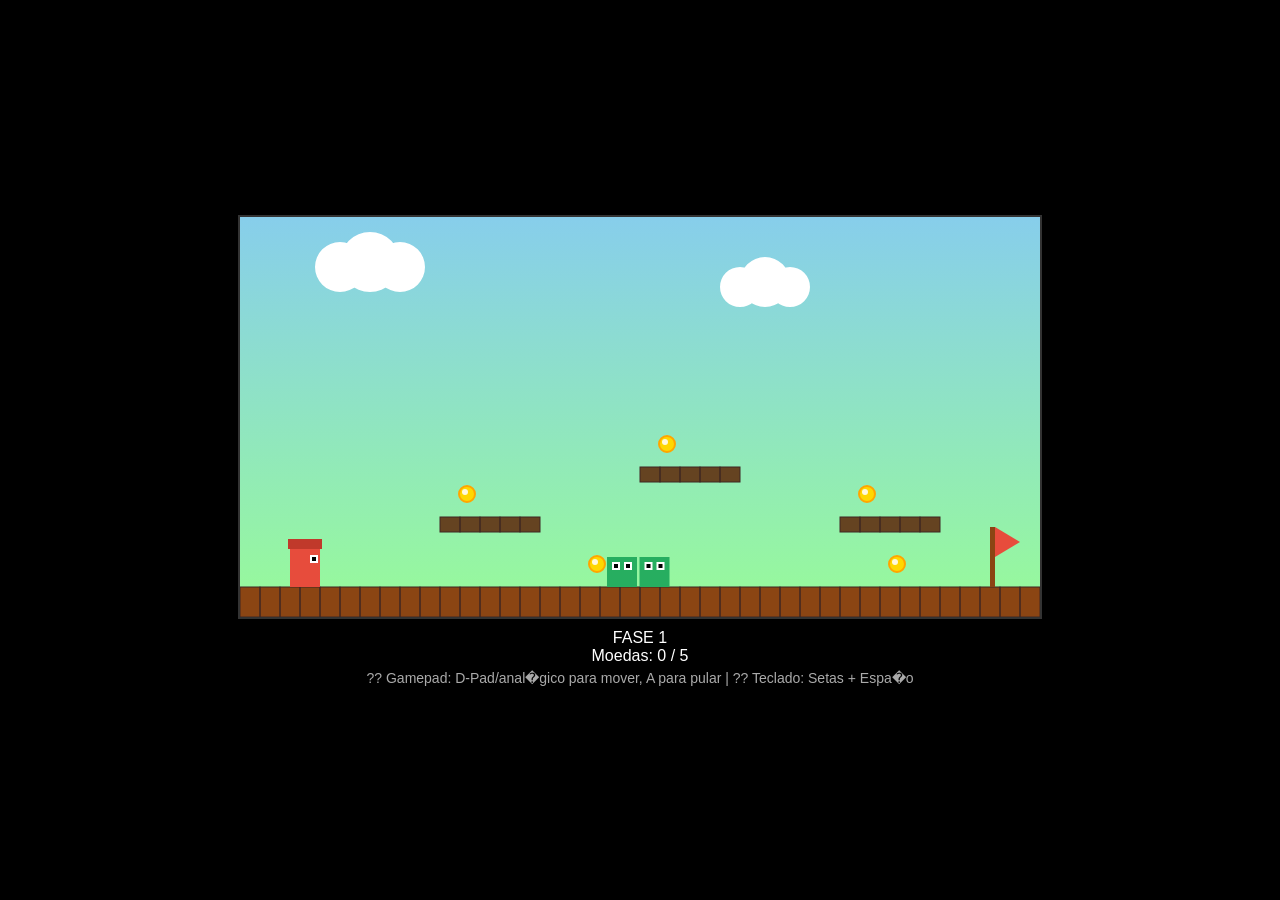
<file: games/super aventureiro/index.html>
<!DOCTYPE html>
<html lang="pt-BR">
<head>
    <meta charset="UTF-8">
    <meta name="viewport" content="width=device-width, initial-scale=1.0">
    <title>Super Aventureiro - Jogo de Plataforma</title>
    <style>
        * {
            margin: 0;
            padding: 0;
            box-sizing: border-box;
        }
        body {
            background: #000;
            display: flex;
            justify-content: center;
            align-items: center;
            height: 100vh;
            font-family: Arial, sans-serif;
            flex-direction: column;
        }
        canvas {
            border: 2px solid #333;
            image-rendering: pixelated;
        }
        #info {
            color: white;
            margin-top: 10px;
            text-align: center;
        }
        .controls {
            color: #aaa;
            font-size: 14px;
            margin-top: 5px;
        }
    </style>
</head>
<body>
    <canvas id="gameCanvas"></canvas>
    <div id="info">
        <div id="levelDisplay">FASE 1</div>
        <div id="scoreDisplay">Moedas: 0 / 5</div>
        <div class="controls">?? Gamepad: D-Pad/anal�gico para mover, A para pular | ?? Teclado: Setas + Espa�o</div>
    </div>

    <script>
        const canvas = document.getElementById('gameCanvas');
        const ctx = canvas.getContext('2d');
        
        // Configura��es do canvas
        canvas.width = 800;
        canvas.height = 400;
        
        // Vari�veis do jogo
        let gameState = 'playing'; // 'playing', 'win', 'gameover'
        let currentLevel = 1;
        let totalCoins = 0;
        const coinsPerLevel = 5;
        
        // Jogador
        const player = {
            x: 50,
            y: 300,
            width: 30,
            height: 40,
            vx: 0,
            vy: 0,
            speed: 4,
            jumpForce: -10,
            gravity: 0.5,
            grounded: false,
            color: '#e74c3c',
            facing: 1 // 1 = direita, -1 = esquerda
        };
        
        // Plataformas, inimigos e moedas
        let platforms = [];
        let enemies = [];
        let coins = [];
        let flag = { x: 0, y: 0, width: 20, height: 60 };
        
        // Controles
        const keys = {};
        let gamepadConnected = false;
        
        // Inicializar n�veis
        function loadLevel(level) {
            platforms = [];
            enemies = [];
            coins = [];
            
            // Plataformas base (ch�o)
            platforms.push({ x: 0, y: 370, width: 800, height: 30, color: '#8B4513' });
            
            switch(level) {
                case 1: // Fase 1 - Tutorial
                    platforms.push({ x: 200, y: 300, width: 100, height: 15, color: '#654321' });
                    platforms.push({ x: 400, y: 250, width: 100, height: 15, color: '#654321' });
                    platforms.push({ x: 600, y: 300, width: 100, height: 15, color: '#654321' });
                    
                    enemies.push({ x: 300, y: 340, width: 30, height: 30, vx: 1, color: '#27ae60', type: 'ground' });
                    enemies.push({ x: 500, y: 340, width: 30, height: 30, vx: -1.5, color: '#27ae60', type: 'ground' });
                    
                    coins.push({ x: 220, y: 270, collected: false });
                    coins.push({ x: 420, y: 220, collected: false });
                    coins.push({ x: 620, y: 270, collected: false });
                    coins.push({ x: 350, y: 340, collected: false });
                    coins.push({ x: 650, y: 340, collected: false });
                    
                    flag = { x: 750, y: 310, width: 20, height: 60 };
                    player.x = 50;
                    player.y = 300;
                    break;
                    
                case 2: // Fase 2 - Mais dif�cil
                    platforms.push({ x: 150, y: 320, width: 80, height: 15, color: '#654321' });
                    platforms.push({ x: 300, y: 270, width: 80, height: 15, color: '#654321' });
                    platforms.push({ x: 450, y: 220, width: 80, height: 15, color: '#654321' });
                    platforms.push({ x: 600, y: 270, width: 80, height: 15, color: '#654321' });
                    
                    enemies.push({ x: 200, y: 340, width: 30, height: 30, vx: 2, color: '#e67e22', type: 'ground' });
                    enemies.push({ x: 400, y: 340, width: 30, height: 30, vx: -2, color: '#e67e22', type: 'ground' });
                    enemies.push({ x: 550, y: 340, width: 30, height: 30, vx: 1.5, color: '#e67e22', type: 'ground' });
                    
                    coins.push({ x: 170, y: 290, collected: false });
                    coins.push({ x: 320, y: 240, collected: false });
                    coins.push({ x: 470, y: 190, collected: false });
                    coins.push({ x: 250, y: 340, collected: false });
                    coins.push({ x: 620, y: 240, collected: false });
                    
                    flag = { x: 750, y: 310, width: 20, height: 60 };
                    player.x = 50;
                    player.y = 300;
                    break;
                    
                case 3: // Fase 3 - Desafio final
                    platforms.push({ x: 100, y: 330, width: 60, height: 15, color: '#654321' });
                    platforms.push({ x: 200, y: 280, width: 60, height: 15, color: '#654321' });
                    platforms.push({ x: 300, y: 230, width: 60, height: 15, color: '#654321' });
                    platforms.push({ x: 450, y: 180, width: 60, height: 15, color: '#654321' });
                    platforms.push({ x: 600, y: 230, width: 60, height: 15, color: '#654321' });
                    
                    enemies.push({ x: 150, y: 340, width: 30, height: 30, vx: 2.5, color: '#c0392b', type: 'ground' });
                    enemies.push({ x: 350, y: 340, width: 30, height: 30, vx: -2, color: '#c0392b', type: 'ground' });
                    enemies.push({ x: 500, y: 340, width: 30, height: 30, vx: 2, color: '#c0392b', type: 'ground' });
                    enemies.push({ x: 650, y: 340, width: 30, height: 30, vx: -2.5, color: '#c0392b', type: 'ground' });
                    
                    coins.push({ x: 120, y: 300, collected: false });
                    coins.push({ x: 220, y: 250, collected: false });
                    coins.push({ x: 320, y: 200, collected: false });
                    coins.push({ x: 470, y: 150, collected: false });
                    coins.push({ x: 620, y: 200, collected: false });
                    
                    flag = { x: 750, y: 310, width: 20, height: 60 };
                    player.x = 50;
                    player.y = 300;
                    break;
            }
            
            player.vx = 0;
            player.vy = 0;
            totalCoins = 0;
            updateDisplay();
        }
        
        function updateDisplay() {
            document.getElementById('levelDisplay').textContent = `FASE ${currentLevel}`;
            document.getElementById('scoreDisplay').textContent = `Moedas: ${totalCoins} / ${coinsPerLevel}`;
        }
        
        // Detectar gamepad
        window.addEventListener("gamepadconnected", (e) => {
            console.log("Gamepad conectado:", e.gamepad.id);
            gamepadConnected = true;
        });
        
        window.addEventListener("gamepaddisconnected", (e) => {
            console.log("Gamepad desconectado:", e.gamepad.id);
            gamepadConnected = false;
        });
        
        // Teclado
        window.addEventListener('keydown', (e) => {
            keys[e.code] = true;
            if (e.code === 'Space' || e.code === 'ArrowUp') {
                e.preventDefault();
            }
        });
        
        window.addEventListener('keyup', (e) => {
            keys[e.code] = false;
        });
        
        function getGamepadInput() {
            if (!gamepadConnected) return null;
            
            const gamepads = navigator.getGamepads();
            if (!gamepads) return null;
            
            for (let gamepad of gamepads) {
                if (gamepad && gamepad.connected) {
                    return gamepad;
                }
            }
            return null;
        }
        
        function update() {
            if (gameState !== 'playing') {
                // Reiniciar com Enter ou bot�o A do gamepad
                const gamepad = getGamepadInput();
                if (keys['Enter'] || (gamepad && gamepad.buttons[0].pressed)) {
                    if (gameState === 'gameover') {
                        currentLevel = 1;
                        loadLevel(1);
                        gameState = 'playing';
                    } else if (gameState === 'win') {
                        if (currentLevel < 3) {
                            currentLevel++;
                            loadLevel(currentLevel);
                            gameState = 'playing';
                        } else {
                            // Vit�ria final - reiniciar jogo
                            currentLevel = 1;
                            loadLevel(1);
                            gameState = 'playing';
                        }
                    }
                }
                return;
            }
            
            // Input do teclado
            let moveLeft = keys['ArrowLeft'] || keys['KeyA'];
            let moveRight = keys['ArrowRight'] || keys['KeyD'];
            let jump = keys['Space'] || keys['ArrowUp'] || keys['KeyW'];
            
            // Input do gamepad
            const gamepad = getGamepadInput();
            if (gamepad) {
                // D-pad ou anal�gico esquerdo
                if (gamepad.axes[0] < -0.5) moveLeft = true;
                if (gamepad.axes[0] > 0.5) moveRight = true;
                if (gamepad.buttons[14]?.pressed) moveLeft = true; // D-pad esquerda
                if (gamepad.buttons[15]?.pressed) moveRight = true; // D-pad direita
                if (gamepad.buttons[0]?.pressed) jump = true; // Bot�o A
            }
            
            // Movimento horizontal
            if (moveLeft) {
                player.vx = -player.speed;
                player.facing = -1;
            } else if (moveRight) {
                player.vx = player.speed;
                player.facing = 1;
            } else {
                player.vx = 0;
            }
            
            // Pulo
            if (jump && player.grounded) {
                player.vy = player.jumpForce;
                player.grounded = false;
            }
            
            // Gravidade
            player.vy += player.gravity;
            player.y += player.vy;
            
            // Verificar colis�o com plataformas
            player.grounded = false;
            for (let plat of platforms) {
                if (player.x < plat.x + plat.width &&
                    player.x + player.width > plat.x &&
                    player.y < plat.y + plat.height &&
                    player.y + player.height > plat.y) {
                    
                    // Colis�o por cima
                    if (player.vy > 0 && player.y + player.height - player.vy <= plat.y) {
                        player.y = plat.y - player.height;
                        player.vy = 0;
                        player.grounded = true;
                    }
                    // Colis�o por baixo
                    else if (player.vy < 0 && player.y - player.vy >= plat.y + plat.height) {
                        player.y = plat.y + plat.height;
                        player.vy = 0;
                    }
                }
            }
            
            // Movimento horizontal com colis�o
            player.x += player.vx;
            for (let plat of platforms) {
                if (player.x < plat.x + plat.width &&
                    player.x + player.width > plat.x &&
                    player.y < plat.y + plat.height &&
                    player.y + player.height > plat.y) {
                    
                    if (player.vx > 0) {
                        player.x = plat.x - player.width;
                    } else if (player.vx < 0) {
                        player.x = plat.x + plat.width;
                    }
                    player.vx = 0;
                }
            }
            
            // Limites da tela
            if (player.x < 0) player.x = 0;
            if (player.x > canvas.width - player.width) player.x = canvas.width - player.width;
            
            // Cair do mapa
            if (player.y > canvas.height) {
                gameState = 'gameover';
            }
            
            // Atualizar inimigos
            for (let enemy of enemies) {
                enemy.x += enemy.vx;
                
                // Verificar colis�o com plataformas para inimigos
                let enemyGrounded = false;
                for (let plat of platforms) {
                    if (enemy.x < plat.x + plat.width &&
                        enemy.x + enemy.width > plat.x &&
                        enemy.y + enemy.height <= plat.y + plat.height &&
                        enemy.y + enemy.height >= plat.y) {
                        enemyGrounded = true;
                    }
                }
                
                // Mudar dire��o nos limites ou bordas de plataforma
                if (enemy.x <= 0 || enemy.x >= canvas.width - enemy.width || !enemyGrounded) {
                    enemy.vx = -enemy.vx;
                }
                
                // Colis�o com jogador
                if (player.x < enemy.x + enemy.width &&
                    player.x + player.width > enemy.x &&
                    player.y < enemy.y + enemy.height &&
                    player.y + player.height > enemy.y) {
                    
                    // Pular em cima do inimigo
                    if (player.vy > 0 && player.y + player.height - player.vy <= enemy.y) {
                        enemies.splice(enemies.indexOf(enemy), 1);
                        player.vy = player.jumpForce / 2;
                    } else {
                        gameState = 'gameover';
                    }
                }
            }
            
            // Coletar moedas
            for (let coin of coins) {
                if (!coin.collected) {
                    if (player.x < coin.x + 15 &&
                        player.x + player.width > coin.x &&
                        player.y < coin.y + 15 &&
                        player.y + player.height > coin.y) {
                        coin.collected = true;
                        totalCoins++;
                        updateDisplay();
                    }
                }
            }
            
            // Verificar bandeira de fim de fase
            if (player.x < flag.x + flag.width &&
                player.x + player.width > flag.x &&
                player.y < flag.y + flag.height &&
                player.y + player.height > flag.y) {
                
                if (totalCoins >= coinsPerLevel) {
                    if (currentLevel < 3) {
                        gameState = 'win';
                    } else {
                        gameState = 'win';
                        currentLevel = 3; // Manter para mensagem final
                    }
                }
            }
        }
        
        function draw() {
            // Fundo com gradiente (c�u)
            const gradient = ctx.createLinearGradient(0, 0, 0, canvas.height);
            gradient.addColorStop(0, '#87CEEB');
            gradient.addColorStop(1, '#98FB98');
            ctx.fillStyle = gradient;
            ctx.fillRect(0, 0, canvas.width, canvas.height);
            
            // Nuvens decorativas
            ctx.fillStyle = 'white';
            ctx.beginPath();
            ctx.arc(100, 50, 25, 0, Math.PI * 2);
            ctx.arc(130, 45, 30, 0, Math.PI * 2);
            ctx.arc(160, 50, 25, 0, Math.PI * 2);
            ctx.fill();
            
            ctx.beginPath();
            ctx.arc(500, 70, 20, 0, Math.PI * 2);
            ctx.arc(525, 65, 25, 0, Math.PI * 2);
            ctx.arc(550, 70, 20, 0, Math.PI * 2);
            ctx.fill();
            
            // Plataformas
            for (let plat of platforms) {
                ctx.fillStyle = plat.color;
                ctx.fillRect(plat.x, plat.y, plat.width, plat.height);
                // Textura de tijolos
                ctx.strokeStyle = '#3e2723';
                ctx.lineWidth = 1;
                for (let i = 0; i < plat.width; i += 20) {
                    ctx.strokeRect(plat.x + i, plat.y, 20, plat.height);
                }
            }
            
            // Moedas
            for (let coin of coins) {
                if (!coin.collected) {
                    ctx.fillStyle = '#FFD700';
                    ctx.beginPath();
                    ctx.arc(coin.x + 7, coin.y + 7, 8, 0, Math.PI * 2);
                    ctx.fill();
                    ctx.strokeStyle = '#FFA500';
                    ctx.lineWidth = 2;
                    ctx.stroke();
                    // Brilho
                    ctx.fillStyle = '#FFF8DC';
                    ctx.beginPath();
                    ctx.arc(coin.x + 5, coin.y + 5, 3, 0, Math.PI * 2);
                    ctx.fill();
                }
            }
            
            // Inimigos
            for (let enemy of enemies) {
                ctx.fillStyle = enemy.color;
                ctx.fillRect(enemy.x, enemy.y, enemy.width, enemy.height);
                // Olhos
                ctx.fillStyle = 'white';
                ctx.fillRect(enemy.x + 5, enemy.y + 5, 8, 8);
                ctx.fillRect(enemy.x + 17, enemy.y + 5, 8, 8);
                ctx.fillStyle = 'black';
                ctx.fillRect(enemy.x + 7, enemy.y + 7, 4, 4);
                ctx.fillRect(enemy.x + 19, enemy.y + 7, 4, 4);
            }
            
            // Bandeira
            ctx.fillStyle = '#8B4513';
            ctx.fillRect(flag.x, flag.y, 5, flag.height);
            ctx.fillStyle = currentLevel === 1 ? '#e74c3c' : currentLevel === 2 ? '#3498db' : '#f1c40f';
            ctx.beginPath();
            ctx.moveTo(flag.x + 5, flag.y);
            ctx.lineTo(flag.x + 30, flag.y + 15);
            ctx.lineTo(flag.x + 5, flag.y + 30);
            ctx.fill();
            
            // Jogador
            ctx.fillStyle = player.color;
            ctx.fillRect(player.x, player.y, player.width, player.height);
            
            // Chap�u
            ctx.fillStyle = '#c0392b';
            ctx.fillRect(player.x - 2, player.y - 8, player.width + 4, 10);
            
            // Olhos
            ctx.fillStyle = 'white';
            if (player.facing === 1) {
                ctx.fillRect(player.x + 20, player.y + 8, 8, 8);
            } else {
                ctx.fillRect(player.x + 2, player.y + 8, 8, 8);
            }
            ctx.fillStyle = 'black';
            if (player.facing === 1) {
                ctx.fillRect(player.x + 22, player.y + 10, 4, 4);
            } else {
                ctx.fillRect(player.x + 4, player.y + 10, 4, 4);
            }
            
            // Estados do jogo
            if (gameState === 'gameover') {
                ctx.fillStyle = 'rgba(0, 0, 0, 0.7)';
                ctx.fillRect(0, 0, canvas.width, canvas.height);
                ctx.fillStyle = '#e74c3c';
                ctx.font = '40px Arial';
                ctx.textAlign = 'center';
                ctx.fillText('GAME OVER', canvas.width / 2, canvas.height / 2 - 20);
                ctx.fillStyle = 'white';
                ctx.font = '20px Arial';
                ctx.fillText('Pressione ENTER ou ?? A para tentar novamente', canvas.width / 2, canvas.height / 2 + 30);
            } else if (gameState === 'win') {
                ctx.fillStyle = 'rgba(0, 0, 0, 0.7)';
                ctx.fillRect(0, 0, canvas.width, canvas.height);
                ctx.fillStyle = '#f1c40f';
                ctx.font = '40px Arial';
                ctx.textAlign = 'center';
                if (currentLevel < 3) {
                    ctx.fillText(`FASE ${currentLevel} COMPLETA!`, canvas.width / 2, canvas.height / 2 - 20);
                    ctx.fillStyle = 'white';
                    ctx.font = '20px Arial';
                    ctx.fillText('Pressione ENTER ou ?? A para pr�xima fase', canvas.width / 2, canvas.height / 2 + 30);
                } else {
                    ctx.fillText('?? VIT�RIA FINAL! ??', canvas.width / 2, canvas.height / 2 - 20);
                    ctx.fillStyle = 'white';
                    ctx.font = '20px Arial';
                    ctx.fillText('Pressione ENTER ou ?? A para jogar novamente', canvas.width / 2, canvas.height / 2 + 30);
                }
            }
        }
        
        function gameLoop() {
            update();
            draw();
            requestAnimationFrame(gameLoop);
        }
        
        // Iniciar jogo
        loadLevel(1);
        gameLoop();
    </script>
</body>
</html>
</file>
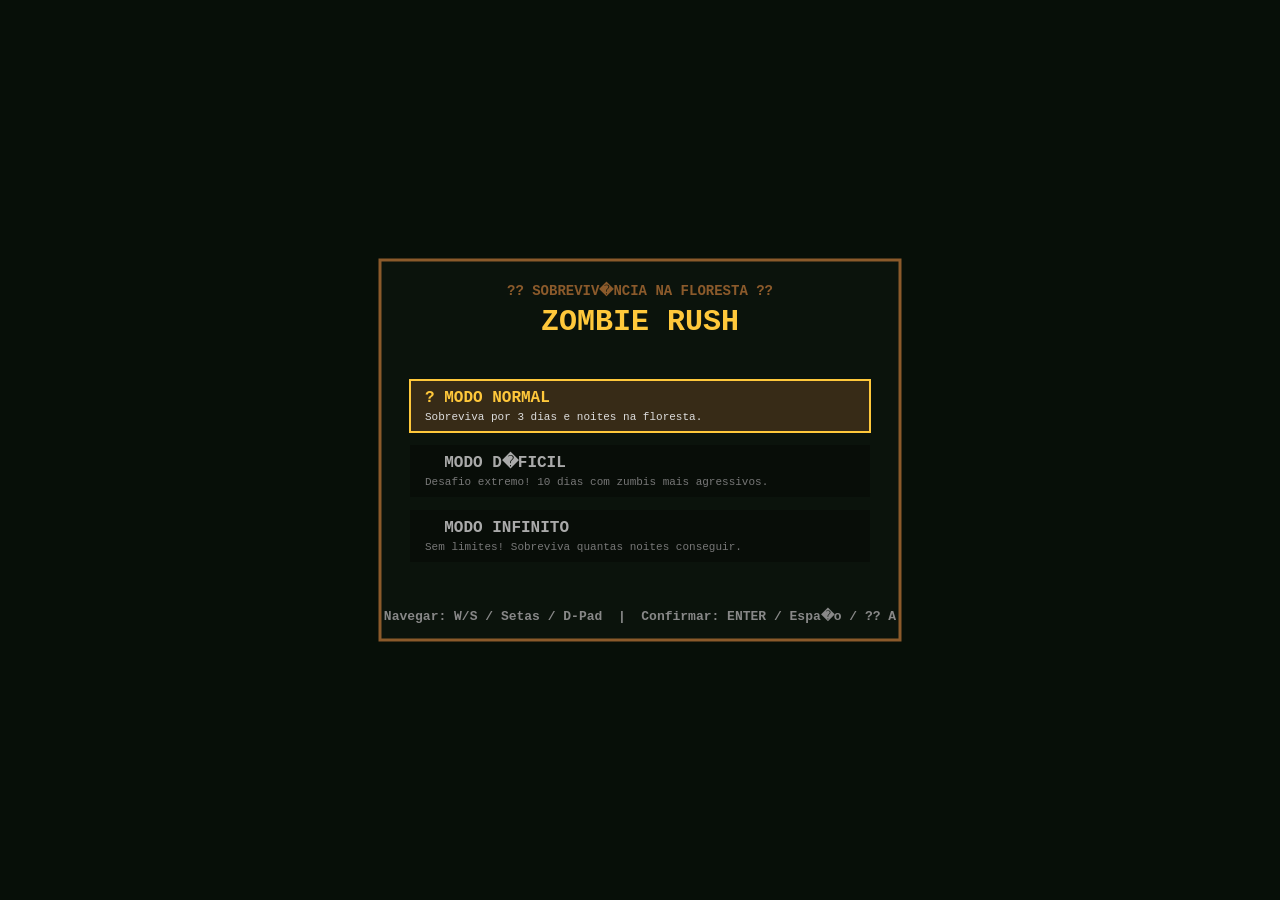
<file: games/zombie rush/index.html>
<!DOCTYPE html>
<html lang="pt-BR">
<head>
<meta charset="UTF-8">
<meta name="viewport" content="width=device-width, initial-scale=1.0, user-scalable=no, viewport-fit=cover">
<title>Zombie Rush - Sobreviv�ncia na Floresta</title>
<style>
  html, body {
    margin: 0; padding: 0; width: 100%; height: 100%;
    background: #050a06; overflow: hidden;
    font-family: 'Courier New', Courier, monospace;
  }
  canvas { display: block; width: 100vw; height: 100vh; background: #050a06; }
</style>
</head>
<body>
<canvas id="gameCanvas"></canvas>
<script>
(function() {
  const canvas = document.getElementById('gameCanvas');
  const ctx = canvas.getContext('2d');

  let W = window.innerWidth, H = window.innerHeight;

  // ---------- �reas e Tamanho do Mapa ----------
  let currentArea = 'home'; // 'home' | 'gas_station' | 'military_base'
  let mapW = W, mapH = H;
  let cameraX = 0, cameraY = 0;

  function setAreaMapSize() {
    if (currentArea === 'home') {
      mapW = W; mapH = H;
    } else {
      mapW = W * 2; mapH = H * 2; // 4x a �rea total!
    }
  }

  function resize() {
    W = window.innerWidth; H = window.innerHeight;
    canvas.width = W; canvas.height = H;
    layoutHouse();
    setAreaMapSize();
  }

  // ---------- Estado geral e Modos de Jogo ----------
  let gameState = 'menu'; // 'menu' | 'playing' | 'win' | 'gameover'
  let gameMode = 'normal'; // 'normal' | 'hard' | 'endless'
  let menuIndex = 0;

  const MODES = [
    { key: 'normal', name: 'MODO NORMAL', days: 3, desc: 'Sobreviva por 3 dias e noites na floresta.' },
    { key: 'hard',   name: 'MODO D�FICIL', days: 10, desc: 'Desafio extremo! 10 dias com zumbis mais agressivos.' },
    { key: 'endless',name: 'MODO INFINITO', days: Infinity, desc: 'Sem limites! Sobreviva quantas noites conseguir.' },
  ];

  const DAY_DURATION = 30;
  const NIGHT_DURATION = 60;
  let dayIndex = 1;
  let phase = 'day'; // 'day' | 'night'
  let phaseTimer = DAY_DURATION;

  let currency = 0;
  const KILL_REWARD = 5; // 5 moedas por zumbi
  const NIGHT_SURVIVE_BONUS = 100;

  let godMode = false; // Admin cheat

  // Menus overlays
  let shopOpen = false;
  let shopIndex = 0;
  let shopMessage = '';
  let shopMessageTimer = 0;
  let shopNavCooldown = 0;

  let travelMenuOpen = false;
  let travelIndex = 0;

  let adminMenuOpen = false;
  let adminIndex = 0;

  const house = { x: 0, y: 0, w: 0, h: 0 };
  const WALL_T = 16;
  const DOOR_HALF = 24;

  function layoutHouse() {
    house.w = Math.min(380, W * 0.42);
    house.h = Math.min(380, H * 0.5);
    house.x = W / 2 - house.w / 2;
    house.y = H / 2 - house.h / 2;
  }
  layoutHouse();

  // ---------- Entidades ----------
  const player = {
    x: 0, y: 0, radius: 16,
    health: 100, maxHealth: 100,
    speed: 4.0,
    foodCount: 3,
    hungerLevel: 100,
    hungerDecayPerSec: 0.45 * 4, // 4x mais r�pido!
    starveDamagePerSec: 3,
    lowHungerDamagePerSec: 0.7,
    aimAngle: 0,
  };

  const generator = {
    x: 0, y: 0, radius: 24,
    health: 100, maxHealth: 100,
    decayPerSec: 1.2 * 4 // 4x mais r�pido!
  };

  const WEAPONS = [
    { name: 'Pistola Ca�adora', cooldown: 18, damage: 34, maxAmmo: 8,  cost: 0 },
    { name: 'SMG T�tica',       cooldown: 8,  damage: 38, maxAmmo: 24, cost: 250 },
    { name: 'Rifle de Assalto', cooldown: 4,  damage: 48, maxAmmo: 36, cost: 500 },
  ];
  let weaponTier = 0;

  function getMaxAmmo() { return WEAPONS[weaponTier].maxAmmo; }

  let bullets = [];
  let enemyBullets = [];
  const BULLET_SPEED = 9;
  let bulletCooldown = 0;
  let ammo = getMaxAmmo();
  let reloading = false, reloadTimer = 0;
  const RELOAD_TIME = 45;

  let zombies = [];
  const ZOMBIE_CONTACT_DMG_PER_SEC = 9;
  const ZOMBIE_GEN_DMG_PER_SEC = 10;
  const ZOMBIE_TURRET_DMG_PER_SEC = 12;
  let zombieSpawnTimer = 0;

  let foods = [];
  const FOOD_RADIUS = 12;
  const MAX_FOOD_ITEMS = 4;
  let foodSpawnTimer = 0;
  const FOOD_SPAWN_DELAY = 220;

  const TURRET_COST = 150;
  const TURRET_RANGE = 190;
  const TURRET_DAMAGE = 20;
  const TURRET_COOLDOWN = 40;
  const TURRET_MAX_HP = 80;
  let turrets = [];

  let repairCooldown = 0;
  const REPAIR_COOLDOWN_FRAMES = 30;

  // ---------- Input ----------
  const keys = { w:false, a:false, s:false, d:false, r:false, e:false, f:false };
  let gamepadConnected = false;
  let gamepadButtons = {};
  let prevGamepadButtons = {};
  let gamepadAxes = [0,0,0,0];

  let mousePos = { x: 0, y: 0 };
  let mouseDown = false;
  let mouseMoved = false;

  function getTurretSlots() {
    const m = 34;
    return [
      { x: house.x - m, y: house.y - m },
      { x: house.x + house.w + m, y: house.y - m },
      { x: house.x - m, y: house.y + house.h + m },
      { x: house.x + house.w + m, y: house.y + house.h + m },
    ];
  }

  function clamp(v, mn, mx) { return Math.min(mx, Math.max(mn, v)); }
  function distance(x1,y1,x2,y2) { return Math.sqrt((x2-x1)**2 + (y2-y1)**2); }

  function isInsideHouse(x, y, margin = 0) {
    if (currentArea !== 'home') return false;
    return (x > house.x + margin && x < house.x + house.w - margin &&
            y > house.y + margin && y < house.y + house.h - margin);
  }

  function circleRectCollide(cx, cy, cr, rx, ry, rw, rh) {
    const closestX = clamp(cx, rx, rx + rw);
    const closestY = clamp(cy, ry, ry + rh);
    const dx = cx - closestX, dy = cy - closestY;
    return (dx*dx + dy*dy) < (cr*cr);
  }

  function getWallSegments() {
    if (currentArea === 'home') {
      const doorCenterX = house.x + house.w / 2;
      const bottomY = house.y + house.h - WALL_T / 2;
      const leftEdge = house.x - WALL_T / 2;
      const rightEdge = house.x + house.w + WALL_T / 2;
      return [
        { x: leftEdge, y: house.y - WALL_T/2, w: house.w + WALL_T, h: WALL_T },
        { x: leftEdge, y: house.y - WALL_T/2, w: WALL_T, h: house.h + WALL_T },
        { x: house.x + house.w - WALL_T/2, y: house.y - WALL_T/2, w: WALL_T, h: house.h + WALL_T },
        { x: leftEdge, y: bottomY, w: (doorCenterX - DOOR_HALF) - leftEdge, h: WALL_T },
        { x: doorCenterX + DOOR_HALF, y: bottomY, w: rightEdge - (doorCenterX + DOOR_HALF), h: WALL_T },
      ];
    } else if (currentArea === 'gas_station') {
      const cx = mapW / 2, cy = mapH / 2;
      const bw = 440, bh = 300, WT = 16, doorG = 52;
      const bx = cx - bw/2, by = cy - bh/2;
      return [
        { x: bx, y: by, w: bw, h: WT }, // Norte
        { x: bx, y: by, w: WT, h: bh }, // Oeste
        { x: bx + bw - WT, y: by, w: WT, h: bh }, // Leste
        { x: bx, y: by + bh - WT, w: bw/2 - doorG/2, h: WT }, // Sul Esquerda
        { x: bx + bw/2 + doorG/2, y: by + bh - WT, w: bw/2 - doorG/2, h: WT }, // Sul Direita (Porta)

        // Divis�ria Interna Vertical
        { x: bx + 260, y: by, w: WT, h: 90 },
        { x: bx + 260, y: by + 150, w: WT, h: bh - 150 },

        // Divis�ria Interna Horizontal
        { x: bx + 260, y: by + 150 - WT/2, w: 80, h: WT },
        { x: bx + 390, y: by + 150 - WT/2, w: 50, h: WT },
      ];
    } else if (currentArea === 'military_base') {
      const cx = mapW / 2, cy = mapH / 2;
      const bw = 560, bh = 380, WT = 16, doorG = 54;
      const bx = cx - bw/2, by = cy - bh/2;
      return [
        { x: bx, y: by, w: bw, h: WT }, // Norte
        { x: bx, y: by, w: WT, h: bh }, // Oeste
        { x: bx + bw - WT, y: by, w: WT, h: bh }, // Leste
        { x: bx, y: by + bh - WT, w: bw/2 - doorG/2, h: WT }, // Sul Esquerda
        { x: bx + bw/2 + doorG/2, y: by + bh - WT, w: bw/2 - doorG/2, h: WT }, // Sul Direita (Porta)

        // Corredor Central Esquerda
        { x: bx + 210, y: by, w: WT, h: 70 },
        { x: bx + 210, y: by + 130, w: WT, h: 100 },
        { x: bx + 210, y: by + 280, w: WT, h: bh - 280 },

        // Corredor Central Direita
        { x: bx + 330, y: by, w: WT, h: 70 },
        { x: bx + 330, y: by + 130, w: WT, h: 100 },
        { x: bx + 330, y: by + 280, w: WT, h: bh - 280 },

        // Divis�ria Horizontal Esquerda
        { x: bx, y: by + 190 - WT/2, w: 210, h: WT },

        // Divis�ria Horizontal Direita
        { x: bx + 330, y: by + 190 - WT/2, w: 230, h: WT },
      ];
    }
  }

  function isBlockedByWalls(x, y, r) {
    const segs = getWallSegments();
    for (let i = 0; i < segs.length; i++) {
      if (circleRectCollide(x, y, r, segs[i].x, segs[i].y, segs[i].w, segs[i].h)) return true;
    }
    return false;
  }

  function moveWithWallCollision(entity, dx, dy) {
    const newX = entity.x + dx, newY = entity.y + dy;
    if (!isBlockedByWalls(newX, newY, entity.radius)) { entity.x = newX; entity.y = newY; }
    else {
      if (!isBlockedByWalls(newX, entity.y, entity.radius)) entity.x = newX;
      if (!isBlockedByWalls(entity.x, newY, entity.radius)) entity.y = newY;
    }
    entity.x = clamp(entity.x, entity.radius, mapW - entity.radius);
    entity.y = clamp(entity.y, entity.radius, mapH - entity.radius);
  }

  // ---------- Posicionamento da Caminhonete ----------
  function getTruckPos() {
    if (currentArea === 'home') {
      return { x: house.x + house.w + 90, y: house.y + house.h/2 };
    } else {
      return { x: mapW - 120, y: mapH / 2 };
    }
  }

  // ---------- Desbloqueio das �reas ----------
  function isGasStationUnlocked() {
    if (gameMode === 'hard') return dayIndex >= 3;
    return dayIndex >= 2; // Normal e Endless
  }

  function isMilitaryBaseUnlocked() {
    if (gameMode === 'hard') return dayIndex >= 7;
    return dayIndex >= 3; // Normal e Endless
  }

  function spawnZombie() {
    let sx, sy, attempts = 0;
    do {
      const side = Math.floor(Math.random()*4);
      if (side === 0) { sx = Math.random()*(mapW-80)+40; sy = Math.random()*60+15; }
      else if (side === 1) { sx = Math.random()*(mapW-80)+40; sy = mapH - (Math.random()*60+15); }
      else if (side === 2) { sx = Math.random()*60+15; sy = Math.random()*(mapH-80)+40; }
      else { sx = mapW - (Math.random()*60+15); sy = Math.random()*(mapH-80)+40; }
      attempts++;
      if (attempts > 50) break;
    } while (isInsideHouse(sx, sy, 25) || distance(sx, sy, player.x, player.y) < 160);

    const isHard = gameMode === 'hard';
    const isEndless = gameMode === 'endless';

    // Tipos de Zumbi
    let zType = 'standard';
    const rand = Math.random();

    if (currentArea === 'gas_station') {
      if (rand < 0.4) zType = 'runner';
      else if (rand < 0.7) zType = 'tank';
    } else if (currentArea === 'military_base') {
      if (rand < 0.3) zType = 'runner';
      else if (rand < 0.55) zType = 'tank';
      else if (rand < 0.75) zType = 'military_shooter';
    }

    let radius = 18;
    let baseHp = 30;
    let baseSpeed = 1.3;

    if (zType === 'runner') {
      radius = 15; baseHp = 20; baseSpeed = 2.6;
    } else if (zType === 'tank') {
      radius = 25; baseHp = 90; baseSpeed = 0.8;
    } else if (zType === 'military_shooter') {
      radius = 19; baseHp = 45; baseSpeed = 1.4;
    }

    const hpBonus = (dayIndex - 1) * (isHard ? 18 : isEndless ? 15 : 10);
    const speedBonus = (dayIndex - 1) * (isHard ? 0.25 : isEndless ? 0.20 : 0.15);

    zombies.push({
      x: sx, y: sy,
      type: zType,
      radius: radius,
      health: baseHp + hpBonus,
      maxHealth: baseHp + hpBonus,
      speed: baseSpeed + Math.random()*0.3 + speedBonus,
      shootCooldown: Math.floor(Math.random()*80),
    });
  }

  function spawnFood() {
    if (foods.length >= MAX_FOOD_ITEMS) return;
    // Se estiver na casa e o gerador estiver 0 HP, n�o spawna comida na casa!
    if (currentArea === 'home' && generator.health <= 0) return;

    let fx, fy, attempts = 0;
    const cx = currentArea === 'home' ? generator.x : mapW/2;
    const cy = currentArea === 'home' ? generator.y : mapH/2;
    do {
      const angle = Math.random()*Math.PI*2;
      const dist = 90 + Math.random()*(currentArea==='home'?180:mapW*0.35);
      fx = clamp(cx + Math.cos(angle)*dist, 30, mapW-30);
      fy = clamp(cy + Math.sin(angle)*dist, 30, mapH-30);
      attempts++;
      if (attempts > 30) break;
    } while (isInsideHouse(fx, fy, 20) || distance(fx, fy, player.x, player.y) < 50);
    foods.push({ x: fx, y: fy, radius: FOOD_RADIUS });
  }

  function shootBullet(fromX, fromY, angle) {
    if (ammo <= 0 || reloading) return;
    const w = WEAPONS[weaponTier];
    bullets.push({ x: fromX, y: fromY, vx: Math.cos(angle)*BULLET_SPEED, vy: Math.sin(angle)*BULLET_SPEED, radius: 5, damage: w.damage, active: true });
    ammo--;
    if (ammo <= 0) { reloading = true; reloadTimer = RELOAD_TIME; }
  }

  function reload() {
    if (ammo === getMaxAmmo() || reloading) return;
    reloading = true; reloadTimer = RELOAD_TIME;
  }

  function damagePlayer(amount) {
    if (gameState !== 'playing' || godMode) return;
    player.health = Math.max(0, player.health - amount);
    if (player.health <= 0) { gameState = 'gameover'; }
  }

  function damageGenerator(amount) {
    if (gameState !== 'playing' || currentArea !== 'home') return;
    generator.health = Math.max(0, generator.health - amount);
    // Gerador zerado N�O d� game over mais! Apenas desativa loja e comida da casa.
  }

  function collectFood(f) {
    player.foodCount++;
    player.hungerLevel = Math.min(100, player.hungerLevel + 35);
    player.health = Math.min(player.maxHealth, player.health + 10);
    foods = foods.filter(x => x !== f);
  }

  function attemptRepair() {
    if (repairCooldown > 0 || shopOpen || gameState !== 'playing' || currentArea !== 'home') return;
    if (distance(player.x, player.y, generator.x, generator.y) > generator.radius + 32) return;
    if (player.foodCount <= 0) return;
    player.foodCount--;
    generator.health = Math.min(generator.maxHealth, generator.health + 35);
    player.hungerLevel = Math.min(100, player.hungerLevel + 10);
    repairCooldown = REPAIR_COOLDOWN_FRAMES;
  }

  function flashMessage(msg) { shopMessage = msg; shopMessageTimer = 150; }

  // ---------- Loja Expandida ----------
  function getShopItems() {
    const nextWeapon = WEAPONS[weaponTier + 1];
    return [
      { key: 'turret',     label: `Torreta de Guarda`,              price: TURRET_COST, available: turrets.length < 4 },
      { key: 'weapon',     label: nextWeapon ? `Arma: ${nextWeapon.name}` : 'Arma N�vel M�ximo', price: nextWeapon ? nextWeapon.cost : null, available: !!nextWeapon },
      { key: 'food',       label: 'Provis�es (+1 Comida)',          price: 50,  available: true },
      { key: 'heal',       label: 'Po��o de Cura (+40 HP)',          price: 40,  available: player.health < player.maxHealth },
      { key: 'maxhealth',  label: 'Aumento Vida M�xima (+20 Max HP)',price: 100, available: player.maxHealth < 200 },
      { key: 'speed',      label: 'Botas de Velocidade (+0.8 Speed)',price: 120, available: player.speed < 6.5 },
      { key: 'fuel',       label: 'Gal�o de Combust�vel (+50 Gerador HP)', price: 60, available: generator.health < generator.maxHealth },
    ];
  }

  function toggleShop() {
    if (phase !== 'day' || gameState !== 'playing' || currentArea !== 'home') return;
    if (generator.health <= 0) { flashMessage('Gerador quebrado! Conserte para usar a Loja.'); return; }
    shopOpen = !shopOpen;
    shopIndex = 0;
  }

  function purchaseSelected() {
    const items = getShopItems();
    const item = items[shopIndex];
    if (!item || !item.available) { flashMessage('Indispon�vel'); return; }
    if (currency < item.price) { flashMessage('Moedas insuficientes'); return; }

    if (item.key === 'turret') {
      const slots = getTurretSlots();
      const occupied = turrets.map(t => `${t.x},${t.y}`);
      const freeSlot = slots.find(s => !occupied.includes(`${s.x},${s.y}`));
      if (!freeSlot) { flashMessage('Sem espa�o para torreta'); return; }
      currency -= item.price;
      turrets.push({ x: freeSlot.x, y: freeSlot.y, hp: TURRET_MAX_HP, cooldown: 0 });
      flashMessage('Torreta instalada!');
    } else if (item.key === 'weapon') {
      currency -= item.price;
      weaponTier++;
      flashMessage(`Arma equipada: ${WEAPONS[weaponTier].name}`);
    } else if (item.key === 'food') {
      currency -= item.price;
      player.foodCount++;
      flashMessage('Provis�o comprada!');
    } else if (item.key === 'heal') {
      currency -= item.price;
      player.health = Math.min(player.maxHealth, player.health + 40);
      flashMessage('Vida restaurada (+40 HP)');
    } else if (item.key === 'maxhealth') {
      currency -= item.price;
      player.maxHealth += 20;
      player.health += 20;
      flashMessage('Vida M�xima Aumentada!');
    } else if (item.key === 'speed') {
      currency -= item.price;
      player.speed += 0.8;
      flashMessage('Velocidade Aumentada!');
    } else if (item.key === 'fuel') {
      currency -= item.price;
      generator.health = Math.min(generator.maxHealth, generator.health + 50);
      flashMessage('Gerador Abastecido!');
    }
  }

  // ---------- Menu de Viagem (Caminhonete) ----------
  function openTravelMenu() {
    if (phase !== 'day' || gameState !== 'playing') return;
    travelMenuOpen = true;
    travelIndex = 0;
  }

  function getTravelDestinations() {
    return [
      { key: 'home',          name: 'Cabana da Floresta', unlocked: true, desc: 'Sua base segura com gerador e loja.' },
      { key: 'gas_station',   name: 'Posto de Gasolina',  unlocked: isGasStationUnlocked(), desc: 'Mapa 4x maior. Zumbis Corredores e Tanques.' },
      { key: 'military_base', name: 'Base Militar',       unlocked: isMilitaryBaseUnlocked(), desc: 'Mapa 4x maior. Zumbis Atiradores e hordas pesadas.' },
    ];
  }

  function switchArea(newArea) {
    currentArea = newArea;
    setAreaMapSize();
    zombies = [];
    enemyBullets = [];
    foods = [];

    // Reposiciona o jogador na �rea nova
    if (newArea === 'home') {
      player.x = house.x + house.w/2;
      player.y = house.y + house.h - 55;
    } else {
      const truck = getTruckPos();
      player.x = truck.x - 40;
      player.y = truck.y;
    }

    travelMenuOpen = false;
    flashMessage(`Chegou em: ${newArea==='home'?'Cabana da Floresta':newArea==='gas_station'?'Posto de Gasolina':'Base Militar'}`);
  }

  // ---------- Ciclo dia/noite ----------
  function skipDay() {
    if (phase === 'day' && gameState === 'playing') {
      phaseTimer = 0;
    }
  }

  function startNight() {
    phase = 'night';
    phaseTimer = NIGHT_DURATION;
    shopOpen = false;
    travelMenuOpen = false;
    zombieSpawnTimer = 0;
    const initial = 2 + dayIndex + (gameMode === 'hard' ? 3 : 0);
    for (let i = 0; i < initial; i++) spawnZombie();
  }

  function startDay() {
    phase = 'day';
    phaseTimer = DAY_DURATION;
    zombies = [];
    enemyBullets = [];
  }

  function advancePhase() {
    if (phase === 'day') {
      startNight();
    } else {
      currency += NIGHT_SURVIVE_BONUS;
      const targetDays = MODES.find(m => m.key === gameMode).days;
      if (dayIndex >= targetDays) {
        gameState = 'win';
      } else {
        dayIndex++;
        startDay();
        flashMessage(`Dia ${dayIndex} - Prepare-se!`);
      }
    }
  }

  // ---------- Iniciar / Reiniciar Jogo ----------
  function startGame(modeKey) {
    gameMode = modeKey || gameMode;
    currentArea = 'home';
    layoutHouse();
    setAreaMapSize();
    gameState = 'playing';
    dayIndex = 1; phase = 'day'; phaseTimer = DAY_DURATION;
    currency = 0; weaponTier = 0; godMode = false;
    shopOpen = false; travelMenuOpen = false; adminMenuOpen = false;
    shopIndex = 0; shopMessage = ''; shopMessageTimer = 0;
    shopNavCooldown = 0;

    keys.w = keys.a = keys.s = keys.d = keys.r = keys.e = keys.f = false;
    mouseDown = false;
    mouseMoved = true;
    gamepadButtons = {};
    prevGamepadButtons = {};
    gamepadAxes = [0,0,0,0];

    player.x = house.x + house.w/2;
    player.y = house.y + house.h - 55;
    player.health = 100; player.maxHealth = 100; player.speed = 4.0;
    player.foodCount = 3; player.hungerLevel = 100; player.aimAngle = -Math.PI/2;

    cameraX = clamp(player.x - W/2, 0, mapW - W);
    cameraY = clamp(player.y - H/2, 0, mapH - H);
    mousePos.x = player.x - cameraX;
    mousePos.y = player.y - cameraY;

    generator.x = W/2; generator.y = H/2;
    generator.health = 100;

    bullets = []; enemyBullets = []; zombies = []; foods = []; turrets = [];
    ammo = getMaxAmmo(); reloading = false; reloadTimer = 0;
    bulletCooldown = 0; zombieSpawnTimer = 0; foodSpawnTimer = 0; repairCooldown = 0;

    for (let i = 0; i < 2; i++) spawnFood();
  }

  // ---------- Gamepad ----------
  function updateGamepad() {
    const pads = navigator.getGamepads ? navigator.getGamepads() : [];
    let pad = null;
    for (let i = 0; i < pads.length; i++) if (pads[i] && pads[i].connected) { pad = pads[i]; break; }
    if (!pad) {
      gamepadConnected = false;
      gamepadAxes = [0,0,0,0];
      prevGamepadButtons = {};
      gamepadButtons = {};
      return;
    }
    gamepadConnected = true;
    gamepadAxes[0] = pad.axes[0] || 0;
    gamepadAxes[1] = pad.axes[1] || 0;
    gamepadAxes[2] = pad.axes[2] || 0;
    gamepadAxes[3] = pad.axes[3] || 0;
    prevGamepadButtons = gamepadButtons;
    gamepadButtons = {};
    for (let i = 0; i < pad.buttons.length; i++) gamepadButtons[i] = pad.buttons[i].pressed;
  }
  function gpJustPressed(i) { return gamepadButtons[i] && !prevGamepadButtons[i]; }

  // ---------- Update ----------
  function update() {
    updateGamepad();

    /* -- MENU PRINCIPAL -- */
    if (gameState === 'menu') {
      if ((gamepadAxes[1] < -0.5 || keys.w) && shopNavCooldown <= 0) {
        menuIndex = (menuIndex - 1 + MODES.length) % MODES.length;
        shopNavCooldown = 12;
      } else if ((gamepadAxes[1] > 0.5 || keys.s) && shopNavCooldown <= 0) {
        menuIndex = (menuIndex + 1) % MODES.length;
        shopNavCooldown = 12;
      }
      if (shopNavCooldown > 0) shopNavCooldown--;
      if (gpJustPressed(0) || gpJustPressed(9) || keys.enter || keys[' ']) {
        startGame(MODES[menuIndex].key);
      }
      return;
    }

    /* -- GAMEOVER / WIN -- */
    if (gameState === 'gameover' || gameState === 'win') {
      if (gpJustPressed(0) || gpJustPressed(9) || keys.enter || keys[' ']) {
        gameState = 'menu';
      }
      return;
    }

    /* -- MENU DE VIAGEM (CAMINHONETE) -- */
    if (travelMenuOpen) {
      const dests = getTravelDestinations();
      if ((gamepadAxes[1] < -0.5 || keys.w) && shopNavCooldown <= 0) {
        travelIndex = (travelIndex - 1 + dests.length) % dests.length; shopNavCooldown = 12;
      } else if ((gamepadAxes[1] > 0.5 || keys.s) && shopNavCooldown <= 0) {
        travelIndex = (travelIndex + 1) % dests.length; shopNavCooldown = 12;
      }
      if (shopNavCooldown > 0) shopNavCooldown--;

      if (gpJustPressed(0) || keys.enter || keys[' ']) {
        const selected = dests[travelIndex];
        if (selected.unlocked) switchArea(selected.key);
        else flashMessage('�rea Bloqueada!');
      }
      if (gpJustPressed(1) || keys.r) travelMenuOpen = false; // Bot�o B ou R fecha
      return;
    }

    /* -- PAINEL ADMIN (F2) -- */
    if (adminMenuOpen) {
      const optsCount = 6;
      if ((gamepadAxes[1] < -0.5 || keys.w) && shopNavCooldown <= 0) {
        adminIndex = (adminIndex - 1 + optsCount) % optsCount; shopNavCooldown = 12;
      } else if ((gamepadAxes[1] > 0.5 || keys.s) && shopNavCooldown <= 0) {
        adminIndex = (adminIndex + 1) % optsCount; shopNavCooldown = 12;
      }
      if (shopNavCooldown > 0) shopNavCooldown--;

      if (gpJustPressed(0) || keys.enter || keys[' ']) {
        if (adminIndex === 0) godMode = !godMode;
        else if (adminIndex === 1) currency += 500;
        else if (adminIndex === 2) phase = phase === 'day' ? 'night' : 'day';
        else if (adminIndex === 3) dayIndex++;
        else if (adminIndex === 4) { player.health = player.maxHealth; generator.health = generator.maxHealth; player.hungerLevel = 100; }
        else if (adminIndex === 5) {
          const nextA = currentArea === 'home' ? 'gas_station' : currentArea === 'gas_station' ? 'military_base' : 'home';
          switchArea(nextA);
        }
        flashMessage('Cheat Aplicado!');
      }
      return;
    }

    /* -- LOJA -- */
    if (shopOpen) {
      const items = getShopItems();
      if ((gamepadAxes[1] < -0.5 || keys.w) && shopNavCooldown <= 0) { shopIndex = (shopIndex - 1 + items.length) % items.length; shopNavCooldown = 12; }
      else if ((gamepadAxes[1] > 0.5 || keys.s) && shopNavCooldown <= 0) { shopIndex = (shopIndex + 1) % items.length; shopNavCooldown = 12; }
      if (shopNavCooldown > 0) shopNavCooldown--;
      if (gpJustPressed(0) || keys.enter || keys[' ']) purchaseSelected();
      if (shopMessageTimer > 0) shopMessageTimer--;
      return;
    }

    /* -- PLAYING -- */
    if (gpJustPressed(1)) toggleShop();

    let mx = 0, my = 0;
    if (keys.w) my -= 1;
    if (keys.s) my += 1;
    if (keys.a) mx -= 1;
    if (keys.d) mx += 1;
    if (Math.abs(gamepadAxes[0]) > 0.15) mx = gamepadAxes[0];
    if (Math.abs(gamepadAxes[1]) > 0.15) my = gamepadAxes[1];
    if (mx !== 0 || my !== 0) {
      const len = Math.sqrt(mx*mx + my*my) || 1;
      moveWithWallCollision(player, (mx/len)*player.speed, (my/len)*player.speed);
    }

    // Atualiza C�mera para seguir o jogador nos mapas 4x
    cameraX = clamp(player.x - W/2, 0, mapW - W);
    cameraY = clamp(player.y - H/2, 0, mapH - H);

    const rsMag = Math.sqrt(gamepadAxes[2]**2 + gamepadAxes[3]**2);
    if (rsMag > 0.25) {
      player.aimAngle = Math.atan2(gamepadAxes[3], gamepadAxes[2]);
    } else if (mouseMoved) {
      player.aimAngle = Math.atan2((mousePos.y + cameraY) - player.y, (mousePos.x + cameraX) - player.x);
    }

    const shootHeld = mouseDown || gamepadButtons[7] || gamepadButtons[5];
    if (shootHeld && bulletCooldown <= 0 && ammo > 0 && !reloading) {
      shootBullet(player.x, player.y, player.aimAngle);
      bulletCooldown = WEAPONS[weaponTier].cooldown;
    }

    if ((keys.r || gpJustPressed(2)) && ammo < getMaxAmmo() && !reloading) reload();
    if (keys.e || gamepadButtons[3]) attemptRepair();
    if (keys.f || gpJustPressed(8)) skipDay(); // Skip dia (F ou SELECT)

    // Intera��o com Caminhonete
    if (phase === 'day') {
      const truck = getTruckPos();
      if (distance(player.x, player.y, truck.x, truck.y) < 65) {
        if (gpJustPressed(0) || keys.e || keys.enter) {
          openTravelMenu();
        }
      }
    }

    if (bulletCooldown > 0) bulletCooldown--;
    if (repairCooldown > 0) repairCooldown--;
    if (reloading) { reloadTimer--; if (reloadTimer <= 0) { ammo = getMaxAmmo(); reloading = false; } }

    phaseTimer -= 1/60;
    if (phaseTimer <= 0) { phaseTimer = 0; advancePhase(); }

    // Fome e Gerador desce 4x mais r�pido!
    player.hungerLevel -= player.hungerDecayPerSec / 60;
    if (player.hungerLevel <= 0) { player.hungerLevel = 0; damagePlayer(player.starveDamagePerSec/60); }
    else if (player.hungerLevel < 30) { damagePlayer(player.lowHungerDamagePerSec/60); }

    // Gerador decai apenas se estiver na Cabana
    if (currentArea === 'home' && generator.health > 0) {
      generator.health = Math.max(0, generator.health - (generator.decayPerSec / 60));
    }

    // Spawns
    if (phase === 'night') {
      zombieSpawnTimer--;
      const spawnDelay = Math.max(18, 55 - dayIndex*(gameMode==='hard'?8:6));
      const maxZombies = gameMode==='hard' ? 22 : gameMode==='endless' ? Math.min(32, 16 + dayIndex*2) : 16;
      if (zombieSpawnTimer <= 0 && zombies.length < maxZombies) {
        spawnZombie();
        zombieSpawnTimer = spawnDelay + Math.floor(Math.random()*18);
      }
    }

    foodSpawnTimer--;
    if (foodSpawnTimer <= 0 && foods.length < MAX_FOOD_ITEMS) { spawnFood(); foodSpawnTimer = FOOD_SPAWN_DELAY + Math.floor(Math.random()*100); }

    // Atualiza��o Zumbis
    for (let z of zombies) {
      const dx = player.x - z.x, dy = player.y - z.y;
      const dist = Math.sqrt(dx*dx + dy*dy) || 1;
      moveWithWallCollision(z, (dx/dist)*z.speed, (dy/dist)*z.speed);

      // Zumbi atirador da Base Militar
      if (z.type === 'military_shooter') {
        z.shootCooldown--;
        if (z.shootCooldown <= 0 && dist < 450) {
          const angle = Math.atan2(dy, dx);
          enemyBullets.push({
            x: z.x, y: z.y,
            vx: Math.cos(angle)*6, vy: Math.sin(angle)*6,
            radius: 4, damage: 14
          });
          z.shootCooldown = 90 + Math.floor(Math.random()*40);
        }
      }

      if (distance(z.x, z.y, player.x, player.y) < player.radius + z.radius) damagePlayer(ZOMBIE_CONTACT_DMG_PER_SEC/60);
      if (currentArea === 'home' && distance(z.x, z.y, generator.x, generator.y) < generator.radius + z.radius) damageGenerator(ZOMBIE_GEN_DMG_PER_SEC/60);
      if (currentArea === 'home') {
        for (let t of turrets) {
          if (distance(z.x, z.y, t.x, t.y) < 20 + z.radius) t.hp -= ZOMBIE_TURRET_DMG_PER_SEC/60;
        }
      }
    }
    if (currentArea === 'home') turrets = turrets.filter(t => t.hp > 0);

    // Torretas (apenas na casa)
    if (currentArea === 'home') {
      for (let t of turrets) {
        if (t.cooldown > 0) { t.cooldown--; continue; }
        let nearest = null, nd = TURRET_RANGE;
        for (let z of zombies) {
          const d = distance(t.x, t.y, z.x, z.y);
          if (d < nd) { nd = d; nearest = z; }
        }
        if (nearest) { nearest.health -= TURRET_DAMAGE; t.cooldown = TURRET_COOLDOWN; }
      }
    }

    // Balas Jogador
    for (let b of bullets) {
      b.x += b.vx; b.y += b.vy;
      if (b.x < -20 || b.x > mapW+20 || b.y < -20 || b.y > mapH+20) b.active = false;
    }
    for (let b of bullets) {
      if (!b.active) continue;
      for (let z of zombies) {
        if (distance(b.x, b.y, z.x, z.y) < b.radius + z.radius) {
          z.health -= b.damage; b.active = false;
          break;
        }
      }
    }

    // Balas Inimigas (Atirador Militar)
    for (let eb of enemyBullets) {
      eb.x += eb.vx; eb.y += eb.vy;
      if (distance(eb.x, eb.y, player.x, player.y) < eb.radius + player.radius) {
        damagePlayer(eb.damage);
        eb.active = false;
      }
    }
    enemyBullets = enemyBullets.filter(eb => eb.active !== false);

    for (const z of zombies) {
      if (z.health <= 0) currency += KILL_REWARD;
    }
    zombies = zombies.filter(z => z.health > 0);
    bullets = bullets.filter(b => b.active);

    for (let f of foods) {
      if (distance(player.x, player.y, f.x, f.y) < player.radius + f.radius) { collectFood(f); break; }
    }

    if (shopMessageTimer > 0) shopMessageTimer--;
  }

  // ---------- Desenho (Apar�ncia de Floresta & �reas) ----------
  function drawBar(x, y, w, h, pct, color, glow) {
    ctx.fillStyle = 'rgba(0,0,0,0.65)';
    ctx.fillRect(x, y, w, h);
    ctx.save();
    ctx.shadowColor = glow; ctx.shadowBlur = 8;
    ctx.fillStyle = color;
    ctx.fillRect(x, y, w * clamp(pct,0,1), h);
    ctx.restore();
    ctx.strokeStyle = '#5a3d24';
    ctx.lineWidth = 1.5;
    ctx.strokeRect(x, y, w, h);
  }

  function drawMapFloor() {
    const grd = ctx.createRadialGradient(mapW/2,mapH/2,80, mapW/2,mapH/2, Math.max(mapW,mapH)*0.75);
    if (currentArea === 'home') {
      grd.addColorStop(0, '#162817'); grd.addColorStop(1, '#070f08');
    } else if (currentArea === 'gas_station') {
      grd.addColorStop(0, '#26221c'); grd.addColorStop(1, '#0c0a08');
    } else { // military_base
      grd.addColorStop(0, '#1c221e'); grd.addColorStop(1, '#080c09');
    }
    ctx.fillStyle = grd;
    ctx.fillRect(0,0,mapW,mapH);

    // Texturas de ch�o
    ctx.fillStyle = currentArea === 'home' ? 'rgba(45,80,40,0.2)' : 'rgba(80,70,50,0.15)';
    for (let gx = 30; gx < mapW; gx += 80) {
      for (let gy = 30; gy < mapH; gy += 80) {
        const hash = (gx*31 + gy*17)%100;
        if (hash > 35) {
          ctx.beginPath();
          ctx.arc(gx + (hash%10), gy + (hash%7), 2 + (hash%4), 0, Math.PI*2);
          ctx.fill();
        }
      }
    }

    // Detalhes do Posto de Gasolina
    if (currentArea === 'gas_station') {
      ctx.fillStyle = '#3a342b';
      ctx.fillRect(mapW/2 - 140, mapH/2 - 100, 280, 200); // Asfalto do posto
      ctx.strokeStyle = '#ffc83b'; ctx.lineWidth = 3;
      ctx.strokeRect(mapW/2 - 140, mapH/2 - 100, 280, 200);
      ctx.fillStyle = '#ffaa33'; ctx.font = 'bold 20px Courier New'; ctx.textAlign = 'center';
      ctx.fillText('? POSTO DE GASOLINA', mapW/2, mapH/2 - 60); ctx.textAlign = 'left';
    }

    // Detalhes da Base Militar
    if (currentArea === 'military_base') {
      ctx.strokeStyle = '#4a5e4d'; ctx.lineWidth = 4;
      ctx.strokeRect(40, 40, mapW - 80, mapH - 80); // Cercado militar
      ctx.fillStyle = '#38473a'; ctx.font = 'bold 22px Courier New'; ctx.textAlign = 'center';
      ctx.fillText('??? BASE MILITAR - ZONA RESTRITA', mapW/2, 90); ctx.textAlign = 'left';
    }
  }

  function drawHouse() {
    if (currentArea === 'home') {
      // Ch�o interno de madeira
      ctx.fillStyle = '#3a2618';
      ctx.fillRect(house.x, house.y, house.w, house.h);
      ctx.fillStyle = '#4a3220';
      ctx.fillRect(house.x+8, house.y+8, house.w-16, house.h-16);

      // T�buas
      ctx.strokeStyle = '#2d1c11';
      ctx.lineWidth = 1;
      for (let py = house.y + 24; py < house.y + house.h - 8; py += 24) {
        ctx.beginPath(); ctx.moveTo(house.x + 8, py); ctx.lineTo(house.x + house.w - 8, py); ctx.stroke();
      }

      // Troncos de madeira
      ctx.strokeStyle = '#8b5a2b';
      ctx.lineWidth = WALL_T;
      ctx.shadowColor = 'rgba(139,90,43,0.4)'; ctx.shadowBlur = 8;
      for (const s of getWallSegments()) {
        ctx.strokeRect(s.x + WALL_T/2, s.y + WALL_T/2, Math.max(s.w-WALL_T,0), Math.max(s.h-WALL_T,0));
      }
      ctx.shadowBlur = 0;

      // Porta
      ctx.fillStyle = '#1c120a';
      ctx.fillRect(house.x + house.w/2 - DOOR_HALF, house.y + house.h - 12, DOOR_HALF*2, 22);

    } else if (currentArea === 'gas_station') {
      // Pr�dio do Posto de Gasolina (Loja de Conveni�ncia com 3 C�modos)
      const cx = mapW / 2, cy = mapH / 2;
      const bw = 440, bh = 300, WT = 16;
      const bx = cx - bw/2, by = cy - bh/2;

      // Pisos das Salas
      ctx.fillStyle = '#2b2926'; ctx.fillRect(bx, by, bw, bh); // Piso Geral
      ctx.fillStyle = '#3d3832'; ctx.fillRect(bx + 10, by + 10, 240, bh - 20); // Sal�o Principal
      ctx.fillStyle = '#26332a'; ctx.fillRect(bx + 276, by + 10, bw - 286, 130); // Estoque
      ctx.fillStyle = '#332a26'; ctx.fillRect(bx + 276, by + 160, bw - 286, bh - 170); // Escrit�rio

      // R�tulos dos C�modos
      ctx.fillStyle = '#d4a059'; ctx.font = 'bold 13px Courier New'; ctx.textAlign = 'center';
      ctx.fillText('LOJA DE CONVENI�NCIA', bx + 130, by + 30);
      ctx.fillText('ESTOQUE', bx + 350, by + 30);
      ctx.fillText('ESCRIT�RIO', bx + 350, by + 180);
      ctx.textAlign = 'left';

      // Bombas de Gasolina cobertas na frente
      ctx.fillStyle = '#1a1815'; ctx.fillRect(cx - 160, by + bh + 40, 320, 16); // Cobertura
      ctx.fillStyle = '#d4a059'; ctx.fillRect(cx - 100, by + bh + 56, 30, 25); // Bomba 1
      ctx.fillRect(cx + 70, by + bh + 56, 30, 25); // Bomba 2
      ctx.fillStyle = '#ffaa33'; ctx.font = 'bold 10px Courier New'; ctx.textAlign = 'center';
      ctx.fillText('BOMBA 1', cx - 85, by + bh + 72);
      ctx.fillText('BOMBA 2', cx + 85, by + bh + 72);
      ctx.textAlign = 'left';

      // Paredes
      ctx.strokeStyle = '#c48b49'; ctx.lineWidth = WT;
      ctx.shadowColor = 'rgba(196,139,73,0.4)'; ctx.shadowBlur = 8;
      for (const s of getWallSegments()) {
        ctx.strokeRect(s.x + WT/2, s.y + WT/2, Math.max(s.w-WT,0), Math.max(s.h-WT,0));
      }
      ctx.shadowBlur = 0;

    } else if (currentArea === 'military_base') {
      // Bunker Militar com 4 C�modos + Corredor Central
      const cx = mapW / 2, cy = mapH / 2;
      const bw = 560, bh = 380, WT = 16;
      const bx = cx - bw/2, by = cy - bh/2;

      // Pisos dos C�modos
      ctx.fillStyle = '#1e2420'; ctx.fillRect(bx, by, bw, bh); // Piso Geral
      ctx.fillStyle = '#2a332c'; ctx.fillRect(bx + 226, by + 10, 98, bh - 20); // Corredor Central
      ctx.fillStyle = '#222d38'; ctx.fillRect(bx + 10, by + 10, 194, 170); // Sala de Comando
      ctx.fillStyle = '#382a22'; ctx.fillRect(bx + 10, by + 195, 194, bh - 205); // Armaria
      ctx.fillStyle = '#223831'; ctx.fillRect(bx + 346, by + 10, 204, 170); // Enfermaria
      ctx.fillStyle = '#2d2838'; ctx.fillRect(bx + 346, by + 195, 204, bh - 205); // Dormit�rio

      // R�tulos dos C�modos
      ctx.fillStyle = '#77b585'; ctx.font = 'bold 12px Courier New'; ctx.textAlign = 'center';
      ctx.fillText('COMANDO / RADAR', bx + 107, by + 30);
      ctx.fillText('ARMARIA / MUNI��O', bx + 107, by + 215);
      ctx.fillText('ENFERMARIA MILITAR', bx + 448, by + 30);
      ctx.fillText('DORMIT�RIO', bx + 448, by + 215);
      ctx.fillText('CORREDOR', cx, by + 30);
      ctx.textAlign = 'left';

      // Torres de Vigil�ncia nos cantos da base
      [[60,60],[mapW-100,60],[60,mapH-100],[mapW-100,mapH-100]].forEach(([tx,ty])=>{
        ctx.fillStyle = '#2c382f'; ctx.fillRect(tx, ty, 40, 40);
        ctx.strokeStyle = '#4e6353'; ctx.lineWidth = 2; ctx.strokeRect(tx, ty, 40, 40);
        ctx.fillStyle = '#77b585'; ctx.font = '10px Courier New'; ctx.textAlign = 'center';
        ctx.fillText('TORRE', tx+20, ty+24);
      });
      ctx.textAlign = 'left';

      // Paredes de Concreto Militar
      ctx.strokeStyle = '#4e6353'; ctx.lineWidth = WT;
      ctx.shadowColor = 'rgba(78,99,83,0.5)'; ctx.shadowBlur = 8;
      for (const s of getWallSegments()) {
        ctx.strokeRect(s.x + WT/2, s.y + WT/2, Math.max(s.w-WT,0), Math.max(s.h-WT,0));
      }
      ctx.shadowBlur = 0;
    }
  }

  function drawTruck() {
    if (phase !== 'day') return;
    const truck = getTruckPos();
    ctx.save();
    ctx.shadowColor = '#d4a059'; ctx.shadowBlur = 10;
    // Caminhonete
    ctx.fillStyle = '#6b2d2d';
    ctx.fillRect(truck.x - 30, truck.y - 20, 60, 40);
    ctx.fillStyle = '#3a1818';
    ctx.fillRect(truck.x + 5, truck.y - 18, 22, 36); // Cabine
    ctx.fillStyle = '#8fb3ff';
    ctx.fillRect(truck.x + 10, truck.y - 14, 12, 28); // Vidro
    // Rodas
    ctx.fillStyle = '#111';
    ctx.fillRect(truck.x - 24, truck.y - 24, 12, 6);
    ctx.fillRect(truck.x + 12, truck.y - 24, 12, 6);
    ctx.fillRect(truck.x - 24, truck.y + 18, 12, 6);
    ctx.fillRect(truck.x + 12, truck.y + 18, 12, 6);
    ctx.restore();

    // Prompt de aproximacao
    if (distance(player.x, player.y, truck.x, truck.y) < 65) {
      ctx.fillStyle = '#ffc83b';
      ctx.font = 'bold 12px Courier New'; ctx.textAlign = 'center';
      ctx.fillText('?? CAMINHONETE [E / A / Enter]', truck.x, truck.y - 32);
      ctx.textAlign = 'left';
    }
  }

  function draw() {
    ctx.clearRect(0, 0, W, H);

    if (gameState === 'menu') {
      drawMenu();
      return;
    }

    ctx.save();
    ctx.translate(-cameraX, -cameraY); // Transla��o da c�mera nos mapas!

    drawMapFloor();
    drawHouse();
    drawTruck();

    // Torretas (Cabana)
    if (currentArea === 'home') {
      if (phase === 'day') {
        const occupied = turrets.map(t => `${t.x},${t.y}`);
        for (const s of getTurretSlots()) {
          if (!occupied.includes(`${s.x},${s.y}`)) {
            ctx.strokeStyle = 'rgba(212,160,89,0.3)';
            ctx.lineWidth = 2;
            ctx.beginPath(); ctx.arc(s.x, s.y, 16, 0, Math.PI*2); ctx.stroke();
          }
        }
      }
      for (const t of turrets) {
        ctx.save();
        ctx.shadowColor = '#ffaa33'; ctx.shadowBlur = 8;
        ctx.fillStyle = '#6e4a27';
        ctx.beginPath(); ctx.arc(t.x, t.y, 16, 0, Math.PI*2); ctx.fill();
        ctx.fillStyle = '#ffaa33';
        ctx.fillRect(t.x-3, t.y-16, 6, 16);
        ctx.restore();
        ctx.fillStyle = '#222'; ctx.fillRect(t.x-16, t.y-26, 32, 5);
        ctx.fillStyle = '#ffaa33'; ctx.fillRect(t.x-16, t.y-26, 32*(t.hp/TURRET_MAX_HP), 5);
      }

      // Gerador / Fogueira
      ctx.save();
      ctx.shadowColor = generator.health > 0 ? '#ff9900' : '#444'; ctx.shadowBlur = generator.health > 0 ? 24 : 0;
      ctx.fillStyle = generator.health > 0 ? '#6e4420' : '#333';
      ctx.beginPath(); ctx.arc(generator.x, generator.y, generator.radius, 0, Math.PI*2); ctx.fill();
      ctx.fillStyle = generator.health > 0 ? '#ff9900' : '#222';
      ctx.beginPath(); ctx.arc(generator.x, generator.y, generator.radius*0.48, 0, Math.PI*2); ctx.fill();
      ctx.restore();
      ctx.fillStyle = '#222'; ctx.fillRect(generator.x-28, generator.y-generator.radius-14, 56, 7);
      ctx.fillStyle = generator.health/generator.maxHealth > 0.5 ? '#ff9900' : generator.health > 0 ? '#ffaa00' : '#ff4444';
      ctx.fillRect(generator.x-28, generator.y-generator.radius-14, 56*(generator.health/generator.maxHealth), 7);
    }

    // Provis�es
    for (const f of foods) {
      ctx.save();
      ctx.shadowColor = '#ffc83b'; ctx.shadowBlur = 10;
      ctx.fillStyle = '#ffc83b';
      ctx.beginPath(); ctx.arc(f.x, f.y, f.radius, 0, Math.PI*2); ctx.fill();
      ctx.restore();
    }

    // Zumbis
    for (const z of zombies) {
      ctx.save();
      let color = '#24451e', glow = '#38702b', eyeCol = '#ff3333';
      if (z.type === 'runner') { color = '#73221e'; glow = '#ff4444'; eyeCol = '#ffff33'; }
      else if (z.type === 'tank') { color = '#1a291d'; glow = '#2d5a35'; eyeCol = '#ff9900'; }
      else if (z.type === 'military_shooter') { color = '#3d4a36'; glow = '#5a6e50'; eyeCol = '#00ffcc'; }

      ctx.shadowColor = glow; ctx.shadowBlur = 10;
      ctx.fillStyle = color;
      ctx.beginPath(); ctx.arc(z.x, z.y, z.radius, 0, Math.PI*2); ctx.fill();
      ctx.restore();

      ctx.fillStyle = eyeCol;
      ctx.beginPath(); ctx.arc(z.x-5, z.y-5, 3, 0, Math.PI*2); ctx.fill();
      ctx.beginPath(); ctx.arc(z.x+5, z.y-5, 3, 0, Math.PI*2); ctx.fill();
    }

    // Proj�teis Jogador
    ctx.save();
    ctx.shadowColor = '#ffe066'; ctx.shadowBlur = 10;
    ctx.fillStyle = '#ffe066';
    for (const b of bullets) { ctx.beginPath(); ctx.arc(b.x, b.y, b.radius, 0, Math.PI*2); ctx.fill(); }
    ctx.restore();

    // Proj�teis Inimigos (Militar)
    ctx.save();
    ctx.shadowColor = '#00ffcc'; ctx.shadowBlur = 10;
    ctx.fillStyle = '#00ffcc';
    for (const eb of enemyBullets) { ctx.beginPath(); ctx.arc(eb.x, eb.y, eb.radius, 0, Math.PI*2); ctx.fill(); }
    ctx.restore();

    // Jogador
    ctx.save();
    ctx.translate(player.x, player.y);
    ctx.rotate(player.aimAngle);
    ctx.shadowColor = godMode ? '#ff00ff' : '#d4a059'; ctx.shadowBlur = 12;
    ctx.fillStyle = godMode ? '#ff00ff' : '#2d5a27';
    ctx.beginPath(); ctx.arc(0, 0, player.radius, 0, Math.PI*2); ctx.fill();
    ctx.shadowBlur = 0;
    ctx.fillStyle = '#4a3728';
    ctx.fillRect(6, -4, 20, 8);
    ctx.fillStyle = '#1b1b1b';
    ctx.fillRect(24, -5, 7, 10);
    ctx.restore();

    // Escurid�o da Noite
    if (phase === 'night') {
      const t = clamp(phaseTimer / NIGHT_DURATION, 0, 1);
      ctx.fillStyle = `rgba(3,8,4,${0.4 + 0.2*(1-t)})`;
      ctx.fillRect(0,0,mapW,mapH);
    }

    ctx.restore(); // Fim do isolamento da C�mera!

    drawHUD();

    if (shopOpen) drawShop();
    if (travelMenuOpen) drawTravelMenu();
    if (adminMenuOpen) drawAdminMenu();

    if (gameState === 'win') drawEndScreen('VOC� SOBREVIVEU � FLORESTA!', '#ffc83b');
    if (gameState === 'gameover') drawEndScreen('VOC� FOI DEVORADO', '#ff4444');
  }

  // ---------- Menu Principal ----------
  function drawMenu() {
    ctx.fillStyle = '#070f08'; ctx.fillRect(0,0,W,H);

    const pw = Math.min(520, W*0.88), ph = 380;
    const px = W/2 - pw/2, py = H/2 - ph/2;

    ctx.fillStyle = 'rgba(12,20,13,0.95)';
    ctx.fillRect(px, py, pw, ph);
    ctx.strokeStyle = '#8b5a2b'; ctx.lineWidth = 3;
    ctx.strokeRect(px, py, pw, ph);

    ctx.textAlign = 'center';
    ctx.fillStyle = '#8b5a2b'; ctx.font = 'bold 14px Courier New';
    ctx.fillText('?? SOBREVIV�NCIA NA FLORESTA ??', W/2, py + 35);
    ctx.fillStyle = '#ffc83b'; ctx.font = 'bold 30px Courier New';
    ctx.fillText('ZOMBIE RUSH', W/2, py + 70);

    MODES.forEach((m, i) => {
      const iy = py + 120 + i*65;
      const selected = i === menuIndex;

      ctx.fillStyle = selected ? 'rgba(139,90,43,0.35)' : 'rgba(0,0,0,0.3)';
      ctx.fillRect(px + 30, iy, pw - 60, 52);

      if (selected) {
        ctx.strokeStyle = '#ffc83b'; ctx.lineWidth = 2;
        ctx.strokeRect(px + 30, iy, pw - 60, 52);
      }

      ctx.textAlign = 'left';
      ctx.font = 'bold 16px Courier New';
      ctx.fillStyle = selected ? '#ffc83b' : '#aaa';
      ctx.fillText((selected ? '? ' : '  ') + m.name, px + 45, iy + 22);

      ctx.font = '11px Courier New';
      ctx.fillStyle = selected ? '#ddd' : '#777';
      ctx.fillText(m.desc, px + 45, iy + 40);
    });

    ctx.textAlign = 'center';
    ctx.font = 'bold 13px Courier New';
    ctx.fillStyle = '#888';
    ctx.fillText('Navegar: W/S / Setas / D-Pad  |  Confirmar: ENTER / Espa�o / ?? A', W/2, py + ph - 20);
    ctx.textAlign = 'left';
  }

  function drawHUD() {
    const bw = 190, bh = 16, bx = W - bw - 24, gap = 24;
    ctx.font = 'bold 13px Courier New';
    ctx.fillStyle = '#d4a059';
    ctx.textAlign = 'left';
    ctx.fillText('?? Vida', bx, 24 - 6);
    drawBar(bx, 24, bw, bh, player.health/player.maxHealth, '#ff4444', '#ff4444');
    ctx.fillText('?? Fome (4x)', bx, 24+gap - 6);
    drawBar(bx, 24+gap, bw, bh, player.hungerLevel/100, '#ffc83b', '#ffc83b');

    if (currentArea === 'home') {
      ctx.fillText('? Gerador (4x)', bx, 24+gap*2 - 6);
      drawBar(bx, 24+gap*2, bw, bh, generator.health/generator.maxHealth, '#ff9900', '#ff9900');
    }

    ctx.textAlign = 'left';
    ctx.font = 'bold 16px Courier New';
    ctx.fillStyle = phase === 'day' ? '#ffc83b' : '#8fb3ff';
    const icon = phase === 'day' ? '??' : '??';
    const mins = Math.floor(phaseTimer/60), secs = Math.floor(phaseTimer%60);
    const targetDays = MODES.find(m => m.key === gameMode).days;
    const dayStr = targetDays === Infinity ? `Dia ${dayIndex} (Infinito)` : `Dia ${dayIndex}/${targetDays}`;
    const areaName = currentArea==='home'?'Cabana':currentArea==='gas_station'?'Posto Gasolina':'Base Militar';

    ctx.fillText(`${icon} ${dayStr} [${areaName}] - ${phase==='day'?'Dia':'Noite'} - ${mins}:${secs<10?'0':''}${secs}`, 24, 30);

    ctx.font = 'bold 15px Courier New';
    ctx.fillStyle = '#ffc83b';
    ctx.fillText(`?? ${currency}   ?? ${player.foodCount}   ${godMode?'?? ADMIN GODMODE':''}`, 24, 56);

    ctx.textAlign = 'center';
    ctx.font = 'bold 15px Courier New';
    ctx.fillStyle = '#fff';
    ctx.fillText(`${WEAPONS[weaponTier].name}: ${ammo}/${getMaxAmmo()}${reloading ? ' (recarregando...)' : ''}`, W/2, H - 24);

    // Bot�o de acelerar dia
    if (phase === 'day') {
      ctx.fillStyle = '#ffc83b'; ctx.font = 'bold 12px Courier New';
      ctx.fillText('? Pressione F / SELECT no gamepad para Acelerar para a Noite', W/2, H - 46);
    }

    ctx.textAlign = 'left';
    ctx.font = '11px Courier New';
    ctx.fillStyle = 'rgba(255,255,255,0.55)';
    ctx.fillText('Mover: WASD | Mirar: Mouse/Stick | Atirar: RT/Click | Recarregar: R | Reparar: E | Loja: Q | Admin: F2', 24, H - 10);

    if (shopMessageTimer > 0) {
      ctx.textAlign = 'center';
      ctx.font = 'bold 18px Courier New';
      ctx.fillStyle = '#ffc83b';
      ctx.fillText(shopMessage, W/2, 90);
      ctx.textAlign = 'left';
    }
  }

  function drawShop() {
    const panelW = 520, panelH = 400;
    const px = W/2 - panelW/2, py = H/2 - panelH/2;
    ctx.fillStyle = 'rgba(12,20,13,0.96)';
    ctx.fillRect(px, py, panelW, panelH);
    ctx.strokeStyle = '#8b5a2b'; ctx.lineWidth = 3;
    ctx.strokeRect(px, py, panelW, panelH);

    ctx.textAlign = 'center';
    ctx.font = 'bold 22px Courier New';
    ctx.fillStyle = '#ffc83b';
    ctx.fillText('MERCADOR DA FLORESTA', W/2, py + 35);
    ctx.font = '14px Courier New';
    ctx.fillStyle = '#ffc83b';
    ctx.fillText(`?? Moedas: ${currency}`, W/2, py + 60);

    const items = getShopItems();
    items.forEach((item, i) => {
      const iy = py + 92 + i*42;
      const selected = i === shopIndex;
      ctx.fillStyle = selected ? 'rgba(139,90,43,0.35)' : 'transparent';
      ctx.fillRect(px+15, iy-18, panelW-30, 36);
      if (selected) { ctx.strokeStyle = '#ffc83b'; ctx.lineWidth = 2; ctx.strokeRect(px+15, iy-18, panelW-30, 36); }
      ctx.textAlign = 'left';
      ctx.font = 'bold 14px Courier New';
      ctx.fillStyle = item.available ? '#fff' : '#777';
      ctx.fillText(item.label, px+25, iy+4);
      ctx.textAlign = 'right';
      ctx.fillStyle = item.available ? '#ffc83b' : '#777';
      ctx.fillText(item.price === null ? '--' : `$${item.price}`, px+panelW-25, iy+4);
    });

    ctx.textAlign = 'center';
    ctx.font = '12px Courier New';
    ctx.fillStyle = 'rgba(255,255,255,0.6)';
    ctx.fillText('W/S / Stick: navegar   |   Enter / ?? A: comprar   |   Q / ?? B: fechar', W/2, py + panelH - 14);
    ctx.textAlign = 'left';
  }

  function drawTravelMenu() {
    const panelW = 500, panelH = 320;
    const px = W/2 - panelW/2, py = H/2 - panelH/2;
    ctx.fillStyle = 'rgba(10,18,12,0.96)';
    ctx.fillRect(px, py, panelW, panelH);
    ctx.strokeStyle = '#d4a059'; ctx.lineWidth = 3;
    ctx.strokeRect(px, py, panelW, panelH);

    ctx.textAlign = 'center';
    ctx.font = 'bold 22px Courier New';
    ctx.fillStyle = '#ffc83b';
    ctx.fillText('?? VIAGEM DE CAMINHONETE', W/2, py + 40);

    const dests = getTravelDestinations();
    dests.forEach((d, i) => {
      const iy = py + 95 + i*65;
      const selected = i === travelIndex;
      ctx.fillStyle = selected ? 'rgba(212,160,89,0.3)' : 'rgba(0,0,0,0.3)';
      ctx.fillRect(px + 20, iy, panelW - 40, 52);
      if (selected) { ctx.strokeStyle = '#ffc83b'; ctx.lineWidth = 2; ctx.strokeRect(px + 20, iy, panelW - 40, 52); }

      ctx.textAlign = 'left';
      ctx.font = 'bold 15px Courier New';
      ctx.fillStyle = d.unlocked ? (selected ? '#ffc83b' : '#fff') : '#777';
      ctx.fillText((selected ? '? ' : '  ') + d.name + (d.unlocked ? '' : ' ??'), px + 35, iy + 22);

      ctx.font = '11px Courier New';
      ctx.fillStyle = d.unlocked ? '#bbb' : '#666';
      ctx.fillText(d.desc, px + 35, iy + 40);
    });

    ctx.textAlign = 'center';
    ctx.font = '12px Courier New';
    ctx.fillStyle = '#aaa';
    ctx.fillText('W/S: navegar  |  ENTER / ?? A: Viajar  |  ESC / R / ?? B: Cancelar', W/2, py + panelH - 18);
    ctx.textAlign = 'left';
  }

  function drawAdminMenu() {
    const panelW = 460, panelH = 340;
    const px = W/2 - panelW/2, py = H/2 - panelH/2;
    ctx.fillStyle = 'rgba(20,5,25,0.96)';
    ctx.fillRect(px, py, panelW, panelH);
    ctx.strokeStyle = '#ff00ff'; ctx.lineWidth = 3;
    ctx.strokeRect(px, py, panelW, panelH);

    ctx.textAlign = 'center';
    ctx.font = 'bold 22px Courier New';
    ctx.fillStyle = '#ff77ff';
    ctx.fillText('?? PAINEL ADMIN (CHEATS)', W/2, py + 35);

    const opts = [
      `Invencibilidade (GodMode): ${godMode?'ATIVADO (ON)':'DESATIVADO'}`,
      `Dar +500 Moedas (Atual: $${currency})`,
      `Alternar Dia / Noite (Fase Atual: ${phase})`,
      `Avan�ar +1 Dia (Dia Atual: ${dayIndex})`,
      `Restaurar Vida & Gerador Totalmente`,
      `Teleportar para Pr�xima �rea (${currentArea})`,
    ];

    opts.forEach((opt, i) => {
      const iy = py + 80 + i*38;
      const selected = i === adminIndex;
      ctx.fillStyle = selected ? 'rgba(255,0,255,0.25)' : 'transparent';
      ctx.fillRect(px + 15, iy - 16, panelW - 30, 32);
      if (selected) { ctx.strokeStyle = '#ff77ff'; ctx.lineWidth = 1.5; ctx.strokeRect(px + 15, iy - 16, panelW - 30, 32); }

      ctx.textAlign = 'left';
      ctx.font = 'bold 13px Courier New';
      ctx.fillStyle = selected ? '#ffc83b' : '#fff';
      ctx.fillText((selected ? '? ' : '  ') + opt, px + 25, iy + 4);
    });

    ctx.textAlign = 'center';
    ctx.font = '12px Courier New';
    ctx.fillStyle = '#aaa';
    ctx.fillText('F2: Fechar Painel  |  ENTER / ?? A: Executar Cheat', W/2, py + panelH - 16);
    ctx.textAlign = 'left';
  }

  function drawEndScreen(text, color) {
    ctx.fillStyle = 'rgba(0,0,0,0.78)';
    ctx.fillRect(0,0,W,H);
    ctx.textAlign = 'center';
    ctx.save();
    ctx.shadowColor = color; ctx.shadowBlur = 20;
    ctx.fillStyle = color;
    ctx.font = 'bold 44px Courier New';
    ctx.fillText(text, W/2, H/2 - 20);
    ctx.restore();

    ctx.font = 'bold 16px Courier New';
    ctx.fillStyle = '#ffc83b';
    if (gameMode === 'endless') {
      ctx.fillText(`Voc� sobreviveu por ${dayIndex} dias na floresta!`, W/2, H/2 + 20);
    }
    ctx.font = '16px Courier New';
    ctx.fillStyle = '#fff';
    ctx.fillText('Pressione ENTER ou ?? A para voltar ao menu', W/2, H/2 + 55);
    ctx.textAlign = 'left';
  }

  function gameLoop() { update(); draw(); requestAnimationFrame(gameLoop); }

  window.addEventListener('keydown', (e) => {
    const key = e.key.toLowerCase();
    if (e.key === 'F2') { adminMenuOpen = !adminMenuOpen; e.preventDefault(); return; }

    if (['w','a','s','d','r','e','f'].includes(key)) { keys[key] = true; e.preventDefault(); }
    if (key === 'q') { toggleShop(); e.preventDefault(); }
    if (key === 'f') { skipDay(); e.preventDefault(); }

    if (shopOpen && (key === 'w' || key === 'arrowup')) { const n = getShopItems().length; shopIndex = (shopIndex - 1 + n) % n; e.preventDefault(); }
    if (shopOpen && (key === 's' || key === 'arrowdown')) { const n = getShopItems().length; shopIndex = (shopIndex + 1) % n; e.preventDefault(); }

    if (travelMenuOpen && (key === 'w' || key === 'arrowup')) { const n = getTravelDestinations().length; travelIndex = (travelIndex - 1 + n) % n; e.preventDefault(); }
    if (travelMenuOpen && (key === 's' || key === 'arrowdown')) { const n = getTravelDestinations().length; travelIndex = (travelIndex + 1) % n; e.preventDefault(); }

    if (gameState === 'menu' && (key === 'w' || key === 'arrowup')) { menuIndex = (menuIndex - 1 + MODES.length) % MODES.length; e.preventDefault(); }
    if (gameState === 'menu' && (key === 's' || key === 'arrowdown')) { menuIndex = (menuIndex + 1) % MODES.length; e.preventDefault(); }

    if (key === 'enter' || key === ' ') {
      if (gameState === 'menu') startGame(MODES[menuIndex].key);
      else if (gameState === 'win' || gameState === 'gameover') gameState = 'menu';
      else if (travelMenuOpen) {
        const dests = getTravelDestinations();
        if (dests[travelIndex].unlocked) switchArea(dests[travelIndex].key);
      }
      else if (shopOpen) purchaseSelected();
      e.preventDefault();
    }
  });

  window.addEventListener('keyup', (e) => {
    const key = e.key.toLowerCase();
    if (['w','a','s','d','r','e','f'].includes(key)) { keys[key] = false; e.preventDefault(); }
  });

  window.addEventListener('mousemove', (e) => { mousePos.x = e.clientX; mousePos.y = e.clientY; mouseMoved = true; });
  window.addEventListener('mousedown', (e) => {
    if (e.button === 0) {
      if (gameState === 'menu') startGame(MODES[menuIndex].key);
      else if (gameState === 'win' || gameState === 'gameover') gameState = 'menu';
      else if (travelMenuOpen) {
        const dests = getTravelDestinations();
        if (dests[travelIndex].unlocked) switchArea(dests[travelIndex].key);
      }
      else if (shopOpen) purchaseSelected();
      else mouseDown = true;
    }
  });
  window.addEventListener('mouseup', (e) => { if (e.button === 0) mouseDown = false; });
  window.addEventListener('contextmenu', e => e.preventDefault());

  window.addEventListener('gamepadconnected', () => { gamepadConnected = true; });
  window.addEventListener('gamepaddisconnected', () => { gamepadConnected = false; });

  window.addEventListener('resize', resize);

  resize();
  gameLoop();
})();
</script>
</body>
</html>
</file>
<file: games/airsoft simulator/style.css>
:root {
    --bg: #070a0d;
    --surface: rgba(14, 20, 28, 0.92);
    --surface2: rgba(22, 32, 44, 0.85);
    --border: rgba(255,255,255,0.06);
    --orange: #f5821f;
    --orange-glow: rgba(245,130,31,0.35);
    --green: #00e676;
    --green-glow: rgba(0,230,118,0.35);
    --red: #ff1744;
    --red-glow: rgba(255,23,68,0.35);
    --blue: #29b6f6;
    --yellow: #ffd740;
    --text: #f0f2f5;
    --muted: #7a8899;
    --font: 'Outfit', sans-serif;
}

*, *::before, *::after { box-sizing: border-box; margin: 0; padding: 0; -webkit-user-select: none; user-select: none; }
html, body { width: 100%; height: 100%; overflow: hidden; background: var(--bg); font-family: var(--font); color: var(--text); }

#game-container { position: relative; width: 100%; height: 100%; }
canvas { display: block; width: 100%; height: 100%; background: #0d1a0d; }

/* ========= OVERLAYS ========= */
.overlay {
    position: absolute; inset: 0;
    background: rgba(4,7,10,0.92);
    backdrop-filter: blur(12px);
    display: flex; justify-content: center; align-items: center;
    z-index: 100; opacity: 0; pointer-events: none;
    transition: opacity 0.25s ease;
}
.overlay.active { opacity: 1; pointer-events: auto; }

/* ========= COD MENU ========= */
.cod-menu-container {
    width: min(95vw, 980px);
    height: min(90vh, 660px);
    background: var(--surface);
    border: 1px solid var(--border);
    border-radius: 16px;
    box-shadow: 0 0 60px rgba(0,0,0,0.8), inset 0 1px 0 rgba(255,255,255,0.04);
    display: flex; flex-direction: column;
    overflow: hidden;
    position: relative;
    animation: menuIn 0.35s cubic-bezier(0.25, 0.8, 0.25, 1);
}
/* Cyberpunk/Military Scanlines overlay */
.cod-menu-container::after {
    content: " ";
    display: block;
    position: absolute;
    top: 0; left: 0; bottom: 0; right: 0;
    background: linear-gradient(rgba(18, 16, 16, 0) 50%, rgba(0, 0, 0, 0.22) 50%), linear-gradient(90deg, rgba(255, 0, 0, 0.02), rgba(0, 255, 0, 0.01), rgba(0, 0, 255, 0.02));
    z-index: 99;
    background-size: 100% 4px, 6px 100%;
    pointer-events: none;
    opacity: 0.45;
}
@keyframes menuIn { 
    from { transform: scale(0.94) translateY(12px); opacity: 0; filter: brightness(1.3); } 
    to { transform: scale(1) translateY(0); opacity: 1; filter: brightness(1); } 
}

.cod-header {
    display: flex; align-items: center; justify-content: space-between;
    padding: 0 36px;
    height: 68px;
    background: rgba(0,0,0,0.5);
    border-bottom: 1px solid var(--border);
    flex-shrink: 0;
}

.logo-block { display: flex; flex-direction: column; gap: 1px; }
.logo-tag {
    font-size: 1.5rem; font-weight: 900; letter-spacing: 4px;
    background: linear-gradient(90deg, #fff 0%, var(--orange) 100%);
    -webkit-background-clip: text; -webkit-text-fill-color: transparent;
    animation: glowText 2.5s infinite alternate;
}
@keyframes glowText {
    from { filter: drop-shadow(0 0 1px rgba(255,255,255,0.1)); }
    to { filter: drop-shadow(0 0 6px var(--orange-glow)); }
}
.logo-sub { font-size: .7rem; font-weight: 600; letter-spacing: 3px; color: var(--muted); }

.cod-tabs { display: flex; gap: 2px; }
.tab-btn {
    background: none; border: none; border-bottom: 3px solid transparent;
    color: var(--muted); font-family: var(--font); font-size: .9rem; font-weight: 700;
    padding: 0 22px; height: 68px; cursor: pointer;
    display: flex; align-items: center; gap: 7px;
    letter-spacing: .8px; transition: color 0.2s, border-color 0.2s, background 0.2s, transform 0.15s;
}
.tab-btn:hover { color: var(--text); background: rgba(255,255,255,.03); transform: translateY(-1px); }
.tab-btn.active { color: var(--orange); border-bottom-color: var(--orange); text-shadow: 0 0 8px var(--orange-glow); }
.tab-icon { font-size: 1rem; }

.cod-content-area { flex: 1; overflow-y: auto; padding: 28px 36px; }

.tab-pane { display: none; animation: fadeUp .2s ease; }
.tab-pane.active { display: block; }
@keyframes fadeUp { from { opacity: 0; transform: translateY(6px); } to { opacity: 1; transform: translateY(0); } }

.section-label {
    font-size: .72rem; font-weight: 800; letter-spacing: 2.5px;
    color: var(--orange); margin-bottom: 12px; text-transform: uppercase;
}

/* ========= PLAY TAB ========= */
.play-layout { display: grid; grid-template-columns: 1fr 200px; gap: 24px; }

.radio-group { display: flex; flex-direction: column; gap: 8px; }
.radio-card {
    background: rgba(255,255,255,.02); border: 1px solid var(--border);
    border-radius: 10px; cursor: pointer; transition: all 0.2s cubic-bezier(0.16, 1, 0.3, 1);
    padding: 14px 16px;
}
.radio-card input { display: none; }
.radio-card:hover { background: rgba(255,255,255,.04); transform: translateX(3px); border-color: rgba(255, 255, 255, 0.15); }
.radio-card.active {
    background: rgba(245,130,31,.08); border-color: var(--orange);
    box-shadow: inset 0 0 0 1px rgba(245,130,31,.2), 0 0 15px rgba(245,130,31,0.1);
}
.radio-card-inner { display: flex; flex-direction: column; gap: 4px; }
.radio-card-header { display: flex; align-items: center; justify-content: space-between; }
.rc-title { font-size: .95rem; font-weight: 700; }
.rc-badge {
    font-size: .68rem; font-weight: 800; letter-spacing: 1px;
    background: var(--orange); color: #000; padding: 2px 8px; border-radius: 20px;
}
.rc-badge.badge-red { background: var(--red); color: #fff; }
.rc-desc { font-size: .8rem; color: var(--muted); }

.play-sidebar {
    display: flex; flex-direction: column; align-items: center; gap: 14px;
}
.operator-preview {
    background: rgba(0,0,0,.4); border: 1px solid var(--border);
    border-radius: 12px; padding: 12px; text-align: center;
    width: 100%;
}
#previewCanvas { display: block; margin: 0 auto; border-radius: 8px; }
.op-label { font-size: .65rem; font-weight: 800; letter-spacing: 2px; color: var(--green); margin-top: 8px; }
.op-sub { font-size: .75rem; color: var(--muted); margin-top: 2px; }

.op-status {
    font-size: .65rem; font-weight: 800; letter-spacing: 1.5px;
    color: var(--green); background: rgba(0,230,118,.1);
    border: 1px solid var(--green); border-radius: 20px;
    padding: 5px 12px; text-align: center; width: 100%;
}

.btn-deploy {
    width: 100%; padding: 14px;
    background: linear-gradient(135deg, var(--orange) 0%, #e06010 100%);
    border: none; border-radius: 10px; color: #000;
    font-family: var(--font); font-size: 1.05rem; font-weight: 900;
    letter-spacing: 1.5px; cursor: pointer;
    box-shadow: 0 4px 20px var(--orange-glow);
    transition: all .2s cubic-bezier(0.16, 1, 0.3, 1);
    animation: pulseDeploy 2.2s infinite alternate;
}
@keyframes pulseDeploy {
    from { box-shadow: 0 4px 14px var(--orange-glow); }
    to { box-shadow: 0 4px 22px rgba(245, 130, 31, 0.65); }
}
.btn-deploy:hover { transform: translateY(-2px) scale(1.02); box-shadow: 0 8px 32px rgba(245, 130, 31, 0.7); }

/* ========= ARSENAL / SHOP ========= */
.arsenal-grid, .shop-weapons-grid {
    display: grid;
    grid-template-columns: repeat(auto-fill, minmax(200px, 1fr));
    gap: 14px; margin-top: 4px;
}

.wep-card {
    background: rgba(255,255,255,.02); border: 1px solid var(--border);
    border-radius: 12px; padding: 16px;
    position: relative; overflow: hidden; cursor: pointer;
    transition: all .15s;
}
.wep-card:hover { border-color: rgba(245,130,31,.4); background: rgba(245,130,31,.04); }
.wep-card.equipped {
    border-color: var(--orange);
    background: rgba(245,130,31,.06);
    box-shadow: 0 0 20px rgba(245,130,31,.15);
}
.wep-card .wep-slot-badge {
    position: absolute; top: 10px; right: 10px;
    font-size: .62rem; font-weight: 800; letter-spacing: 1px;
    padding: 3px 7px; border-radius: 4px;
    background: var(--orange); color: #000;
}
.wep-card .wep-slot-badge.secondary { background: var(--blue); color: #000; }
.wep-card .wep-slot-badge.melee { background: #78909c; color: #000; }

.wep-card-icon {
    height: 50px; margin: 10px 0;
    background-size: contain; background-position: center left;
    background-repeat: no-repeat;
}
.wep-card h4 { font-size: 1rem; font-weight: 800; margin-bottom: 2px; }
.wep-card .wep-subtitle { font-size: .72rem; color: var(--muted); margin-bottom: 10px; }
.wep-stats { display: flex; flex-direction: column; gap: 4px; margin-top: 8px; }
.wep-stat {
    display: flex; justify-content: space-between; align-items: center;
    font-size: .76rem; border-bottom: 1px dashed rgba(255,255,255,.05);
    padding-bottom: 4px;
}
.wep-stat span:first-child { color: var(--muted); }
.wep-stat-bar-wrap { display: flex; align-items: center; gap: 6px; }
.wep-stat-bar { width: 50px; height: 4px; background: rgba(255,255,255,.08); border-radius: 2px; overflow: hidden; }
.wep-stat-fill { height: 100%; background: var(--orange); border-radius: 2px; }

.shop-header { margin-bottom: 16px; }
.shop-sub { font-size: .82rem; color: var(--muted); margin-top: 4px; }

.shop-equip-btn {
    width: 100%; margin-top: 10px; padding: 8px;
    border-radius: 7px; border: 1px solid var(--orange);
    background: transparent; color: var(--orange);
    font-family: var(--font); font-size: .8rem; font-weight: 700;
    cursor: pointer; letter-spacing: 1px; transition: all .15s;
}
.shop-equip-btn:hover { background: var(--orange); color: #000; }
.shop-equip-btn.active-equip { background: var(--orange); color: #000; cursor: default; }

/* ========= SETTINGS ========= */
.toggle-group { display: flex; gap: 8px; margin-bottom: 20px; }
.btn-toggle {
    flex: 1; background: rgba(255,255,255,.03); border: 1px solid var(--border);
    color: var(--text); padding: 13px; border-radius: 8px;
    font-family: var(--font); font-weight: 700; font-size: .88rem;
    cursor: pointer; letter-spacing: 1px; transition: all .15s;
}
.btn-toggle:hover { background: rgba(255,255,255,.06); }
.btn-toggle.active { background: var(--orange); color: #000; border-color: var(--orange); box-shadow: 0 0 15px var(--orange-glow); }

.settings-info-box {
    padding: 14px 18px; border-left: 3px solid var(--blue);
    background: rgba(41,182,246,.05); border-radius: 4px;
    font-size: .82rem; color: var(--muted); line-height: 1.6;
}

/* ========= HUD ========= */
#game-hud {
    position: absolute; inset: 0; pointer-events: none; z-index: 10;
    display: flex; flex-direction: column; justify-content: space-between;
    padding: 16px;
}

.hud-top {
    display: flex; align-items: center; justify-content: center;
    gap: 16px; width: 100%; max-width: 800px; margin: 0 auto;
}

.score-block {
    display: flex; align-items: center; gap: 10px;
    background: rgba(10,16,22,.9); border: 1px solid var(--border);
    border-radius: 8px; padding: 8px 18px;
    box-shadow: 0 4px 20px rgba(0,0,0,.4);
}
.green-score { border-left: 3px solid var(--green); }
.red-score { border-right: 3px solid var(--red); }
.score-team-tag {
    font-size: .65rem; font-weight: 800; letter-spacing: 2px; text-transform: uppercase;
}
.green-tag { color: var(--green); }
.red-tag { color: var(--red); }
.score-number { font-size: 1.8rem; font-weight: 900; }

.hud-center {
    text-align: center; background: rgba(8,12,18,.92);
    border: 1px solid var(--border); border-radius: 8px;
    padding: 6px 24px;
}
.hud-mode-lbl { font-size: .6rem; letter-spacing: 3px; color: var(--muted); text-transform: uppercase; }
.hud-timer { font-size: 1.4rem; font-weight: 900; letter-spacing: 2px; }

/* Weapon panel (bottom-right) */
.hud-bottom { display: flex; justify-content: flex-end; align-items: flex-end; }

.hud-weapon-panel {
    background: rgba(8,14,22,.92);
    border: 1px solid var(--border);
    border-radius: 12px;
    padding: 14px 18px;
    min-width: 240px;
    box-shadow: 0 8px 30px rgba(0,0,0,.5), inset 0 0 0 1px rgba(255,255,255,.02);
    pointer-events: auto;
}

.hwp-weapon-row { display: flex; justify-content: space-between; align-items: flex-start; margin-bottom: 10px; }
.hwp-name { font-size: 1rem; font-weight: 800; color: var(--orange); text-transform: uppercase; }
.hwp-type { font-size: .65rem; letter-spacing: 2px; color: var(--muted); margin-top: 2px; }
.hwp-ammo-block { display: flex; align-items: baseline; gap: 3px; }
.ammo-mag { font-size: 1.8rem; font-weight: 900; line-height: 1; }
.ammo-sep { font-size: .9rem; color: var(--muted); }
.ammo-cap { font-size: .9rem; color: var(--muted); font-weight: 700; }

/* Tactical vest magazines */
.vest-mags { display: flex; gap: 8px; margin-bottom: 8px; }
.mag-slot {
    width: 18px; height: 32px; position: relative; cursor: default;
    transition: all .2s;
}
.mag-body {
    width: 100%; height: 100%; border-radius: 3px 3px 5px 5px;
    background: rgba(255,255,255,.08); border: 1.5px solid rgba(255,255,255,.12);
    position: relative; overflow: hidden; transition: all .25s;
}
.mag-slot.active .mag-body {
    background: linear-gradient(180deg, var(--orange) 0%, #d06010 100%);
    border-color: var(--orange);
    box-shadow: 0 0 10px rgba(245,130,31,.5);
}
.mag-rounds {
    position: absolute; bottom: 2px; left: 2px; right: 2px;
    height: 4px; border-radius: 2px;
    background: rgba(255,255,255,.2);
}
.mag-slot.active .mag-rounds { background: rgba(255,255,255,.4); }

/* Minigame refill */
.minigame-container {
    margin-bottom: 8px; padding: 8px 10px;
    background: rgba(0,0,0,.4); border: 1px solid rgba(245,130,31,.2);
    border-radius: 6px;
}
.minigame-title { font-size: .68rem; font-weight: 800; color: var(--yellow); letter-spacing: 1px; margin-bottom: 5px; }
.minigame-bar-bg {
    height: 8px; background: rgba(255,255,255,.05); border-radius: 4px; overflow: hidden;
}
.minigame-bar-fill {
    height: 100%; width: 0%;
    background: linear-gradient(90deg, var(--orange) 0%, var(--yellow) 100%);
    box-shadow: 0 0 8px var(--orange);
    transition: width .1s linear;
}
.minigame-hint { font-size: .62rem; color: var(--muted); margin-top: 3px; }

.hud-alert {
    font-size: .72rem; font-weight: 700; letter-spacing: .5px;
    margin-bottom: 4px; animation: alertPulse 1s infinite alternate;
}
.hud-alert-warn { color: var(--yellow); }
.hud-alert-danger { color: var(--red); }
@keyframes alertPulse { from { opacity: .4; } to { opacity: 1; } }

.hwp-status { font-size: .65rem; color: var(--muted); text-transform: uppercase; letter-spacing: 1px; }

/* Weapon slots strip */
.hud-weapon-slots {
    position: absolute; bottom: 16px; left: 16px;
    display: flex; gap: 8px; pointer-events: auto;
}
.ws-slot {
    background: rgba(8,14,22,.88); border: 1px solid var(--border);
    border-radius: 8px; padding: 6px 12px;
    display: flex; flex-direction: column; align-items: center; gap: 2px;
    cursor: pointer; transition: all .15s; min-width: 50px;
}
.ws-slot:hover { border-color: var(--orange); }
.ws-slot.active { border-color: var(--orange); background: rgba(245,130,31,.12); }
.ws-key { font-size: .6rem; color: var(--muted); font-weight: 700; }
.ws-name { font-size: .7rem; font-weight: 700; text-align: center; }

/* ========= SPECTATOR ========= */
#spectator-ui {
    position: absolute; bottom: 100px; left: 50%;
    transform: translateX(-50%); z-index: 20; pointer-events: auto;
}
.spec-panel {
    background: rgba(8,14,22,.95); border: 1px solid var(--orange);
    border-radius: 12px; padding: 18px 24px; text-align: center;
    box-shadow: 0 0 30px rgba(245,130,31,.2); min-width: 260px;
}
.spec-live {
    font-size: .65rem; font-weight: 800; color: var(--red); letter-spacing: 2px;
    animation: alertPulse 1s infinite alternate; margin-bottom: 8px;
}
.spec-panel h3 { font-size: 1.1rem; font-weight: 800; margin-bottom: 2px; }
.spec-wep { font-size: .78rem; color: var(--muted); margin-bottom: 12px; }
.spec-controls { display: flex; gap: 8px; justify-content: center; margin-bottom: 10px; }
.spec-btn {
    background: rgba(255,255,255,.06); border: 1px solid var(--border);
    color: var(--text); font-family: var(--font); font-size: .78rem; font-weight: 700;
    padding: 7px 14px; border-radius: 6px; cursor: pointer; letter-spacing: .5px;
    transition: all .15s;
}
.spec-btn:hover { background: rgba(255,255,255,.12); }
.btn-skip {
    width: 100%; padding: 10px; background: var(--yellow); color: #000;
    border: none; border-radius: 8px; font-family: var(--font);
    font-weight: 800; font-size: .85rem; cursor: pointer; letter-spacing: 1px;
    box-shadow: 0 4px 15px rgba(255,215,64,.3); transition: all .15s;
}
.btn-skip:hover { transform: translateY(-2px); box-shadow: 0 8px 20px rgba(255,215,64,.4); }

/* ========= GAME OVER ========= */
.gameover-panel {
    background: var(--surface); border: 1px solid var(--border);
    border-radius: 20px; padding: 40px; text-align: center;
    width: min(90vw, 440px);
    box-shadow: 0 20px 60px rgba(0,0,0,.8);
    animation: menuIn .3s cubic-bezier(.22,.68,0,1.2);
}
.go-result-tag {
    display: inline-block; font-size: .7rem; font-weight: 900;
    letter-spacing: 3px; padding: 5px 16px; border-radius: 20px;
    background: var(--green); color: #000; margin-bottom: 14px;
}
.go-result-tag.defeat { background: var(--red); color: #fff; }
.go-result-tag.draw { background: var(--muted); color: #000; }
.gameover-panel h2 { font-size: 2rem; font-weight: 900; margin-bottom: 6px; }
.go-reason { font-size: .9rem; color: var(--muted); margin-bottom: 24px; }
.go-stats {
    display: grid; grid-template-columns: repeat(3,1fr);
    gap: 12px; background: rgba(255,255,255,.02);
    border-radius: 10px; padding: 16px; margin-bottom: 24px;
}
.go-stat { display: flex; flex-direction: column; gap: 4px; align-items: center; }
.gs-label { font-size: .62rem; color: var(--muted); letter-spacing: 1.5px; font-weight: 700; }
.gs-value { font-size: 1.4rem; font-weight: 900; }
.go-actions { display: flex; gap: 12px; }
.btn-play-again {
    flex: 1; padding: 14px; background: var(--green); color: #051a0a;
    border: none; border-radius: 10px; font-family: var(--font);
    font-size: .95rem; font-weight: 800; cursor: pointer; letter-spacing: 1px;
    box-shadow: 0 4px 20px var(--green-glow); transition: all .15s;
}
.btn-play-again:hover { transform: translateY(-2px); box-shadow: 0 8px 30px var(--green-glow); }
.btn-back-menu {
    padding: 14px 20px; background: rgba(255,255,255,.05); border: 1px solid var(--border);
    color: var(--text); border-radius: 10px; font-family: var(--font);
    font-size: .95rem; font-weight: 700; cursor: pointer; transition: all .15s;
}
.btn-back-menu:hover { background: rgba(255,255,255,.1); }

/* ========= MOBILE CONTROLS ========= */
#mobile-controls {
    position: absolute; inset: 0; pointer-events: none; z-index: 15;
}

.joystick-zone {
    position: absolute; bottom: 24px; left: 24px;
    pointer-events: auto; display: flex; flex-direction: column; align-items: center; gap: 6px;
}
.joystick-base {
    width: 110px; height: 110px; border-radius: 50%;
    background: rgba(255,255,255,.04);
    border: 2px solid rgba(255,255,255,.12);
    position: relative; touch-action: none;
    box-shadow: 0 0 0 8px rgba(255,255,255,.02);
}
.joystick-handle {
    width: 46px; height: 46px; border-radius: 50%;
    background: radial-gradient(circle at 35% 35%, var(--orange), #c05010);
    box-shadow: 0 0 18px var(--orange-glow);
    position: absolute; top: 32px; left: 32px;
    touch-action: none; transition: box-shadow .1s;
}
.joystick-label { font-size: .6rem; color: var(--muted); letter-spacing: 2px; font-weight: 700; }

.mobile-right-panel {
    position: absolute; bottom: 24px; right: 20px;
    display: flex; flex-direction: column; align-items: flex-end; gap: 12px;
    pointer-events: auto;
}
.mobile-top-actions { display: flex; flex-direction: row; gap: 10px; align-items: flex-end; }

.mob-btn {
    display: flex; flex-direction: column; align-items: center; gap: 2px;
    width: 56px; height: 56px; border-radius: 14px;
    border: 1px solid var(--border); background: rgba(10,16,24,.9);
    color: var(--text); font-family: var(--font); font-size: 1rem;
    font-weight: 900; cursor: pointer;
    box-shadow: 0 4px 12px rgba(0,0,0,.4);
    transition: all .1s;
}
.mob-btn span { font-size: .5rem; font-weight: 600; letter-spacing: .5px; color: var(--muted); line-height: 1; }
.mob-btn:active { transform: scale(.9); }
.mob-btn-t { background: rgba(245,130,31,.15); border-color: var(--orange); color: var(--orange); }
.mob-btn-r { background: rgba(255,215,64,.1); border-color: var(--yellow); color: var(--yellow); }
.mob-btn-swap { background: rgba(41,182,246,.1); border-color: var(--blue); color: var(--blue); }

.mob-shoot-btn {
    width: 90px; height: 90px; border-radius: 50%;
    background: radial-gradient(circle at 35% 35%, var(--red), #aa0020);
    border: 2px solid rgba(255,23,68,.5);
    color: #fff; font-family: var(--font); font-size: .8rem; font-weight: 900;
    letter-spacing: 1px; cursor: pointer;
    box-shadow: 0 6px 24px var(--red-glow); transition: all .1s;
}
.mob-shoot-btn:active { transform: scale(.9); box-shadow: 0 2px 12px var(--red-glow); }

/* ========= NEW ARSENAL, SHOP, RANK & CUSTOM STYLES ========= */
.profile-summary {
    display: flex; gap: 14px; align-items: center;
    background: rgba(0,0,0,0.3); border: 1px solid var(--border);
    padding: 6px 14px; border-radius: 8px; font-family: var(--font);
    font-size: 0.85rem; font-weight: 700; margin-right: 14px;
}
.header-stat { display: flex; align-items: center; gap: 4px; }

.arsenal-layout { display: grid; grid-template-columns: 280px 1fr; gap: 24px; }
.rank-card {
    background: rgba(255,255,255,0.02); border: 1px solid var(--border);
    border-radius: 12px; padding: 16px; margin-bottom: 20px;
}
.rank-card h3 { font-size: 1.15rem; font-weight: 800; color: var(--yellow); margin-bottom: 8px; }
.rank-progress-bar-wrap {
    height: 6px; background: rgba(255,255,255,0.06); border-radius: 3px;
    overflow: hidden; margin-bottom: 8px;
}
.rank-progress-bar-fill {
    height: 100%; width: 0%; background: var(--yellow);
    box-shadow: 0 0 10px rgba(255, 215, 64, 0.4);
    transition: width 0.3s ease;
}
.rank-points-lbl { font-size: 0.72rem; color: var(--muted); text-align: right; }

.skins-grid { display: grid; grid-template-columns: repeat(2, 1fr); gap: 10px; }
.skin-card {
    background: rgba(255,255,255,0.02); border: 1px solid var(--border);
    border-radius: 10px; padding: 10px; text-align: center; cursor: pointer;
    transition: all 0.2s; font-size: 0.8rem; font-weight: 700;
}
.skin-card:hover { background: rgba(255,255,255,0.05); transform: translateY(-1px); }
.skin-card.active {
    border-color: var(--green); background: rgba(0, 230, 118, 0.08);
    box-shadow: 0 0 12px rgba(0, 230, 118, 0.25);
}
.skin-preview-dot {
    width: 20px; height: 20px; border-radius: 50%; margin: 0 auto 6px auto;
    border: 2px solid rgba(0,0,0,0.3);
}
.sk-default { background: #4caf50; }
.sk-camo { background: #795548; }
.sk-shadow { background: #212121; }
.sk-gold { background: #ffd700; box-shadow: 0 0 8px rgba(255, 215, 0, 0.5); }
.sk-rainbow {
    animation: rainbowSkinAnim 3s infinite linear;
}
@keyframes rainbowSkinAnim {
    0% { background-color: #ff0000; }
    20% { background-color: #ffff00; }
    40% { background-color: #00ff00; }
    60% { background-color: #00ffff; }
    80% { background-color: #0000ff; }
    100% { background-color: #ff0000; }
}

/* Settings Column split */
.settings-grid { display: grid; grid-template-columns: 1fr 1fr; gap: 24px; }
.settings-col { display: flex; flex-direction: column; }

/* Custom toggle buttons for Admin/Skibidi */
.toggle-group-custom { display: flex; flex-direction: column; gap: 8px; }
.btn-toggle-custom {
    background: rgba(255,255,255,0.03); border: 1px solid var(--border);
    color: var(--text); padding: 12px 16px; border-radius: 8px;
    font-family: var(--font); font-weight: 700; font-size: 0.82rem;
    cursor: pointer; letter-spacing: 1px; transition: all 0.15s;
    text-align: left; display: flex; justify-content: space-between;
}
.btn-toggle-custom:hover { background: rgba(255,255,255,0.06); }
.btn-toggle-custom.active-admin { border-color: var(--red); background: rgba(255, 23, 68, 0.08); color: var(--red); box-shadow: 0 0 10px rgba(255, 23, 68, 0.2); }
.btn-toggle-custom.active-skibidi { border-color: #e040fb; background: rgba(224, 64, 251, 0.08); color: #e040fb; box-shadow: 0 0 10px rgba(224, 64, 251, 0.2); }

/* Import/Export buttons */
.profile-actions { display: flex; flex-direction: column; gap: 10px; }
.btn-profile-action {
    background: rgba(255,255,255,0.03); border: 1px solid var(--border);
    color: var(--text); padding: 12px; border-radius: 8px;
    font-family: var(--font); font-weight: 700; font-size: 0.85rem;
    cursor: pointer; transition: all 0.15s; text-align: center;
}
.btn-profile-action:hover { background: rgba(255,255,255,0.08); border-color: var(--orange); }

/* Skibidi mode effect on canvas wrapper during game */
@keyframes skibidiFlash {
    0% { filter: hue-rotate(0deg) saturate(1.8); }
    100% { filter: hue-rotate(360deg) saturate(2.5); }
}
.skibidi-active canvas {
    animation: skibidiFlash 1.5s infinite linear;
}

/* Utilities */
.hidden { display: none !important; }

@media (max-width: 680px) {
    .cod-header { padding: 0 16px; }
    .cod-content-area { padding: 16px; }
    .play-layout { grid-template-columns: 1fr; }
    .play-sidebar { display: none; }
    .hud-top { gap: 8px; }
    .score-team-tag { display: none; }
}
</file>
<file: games/demo/game.css>
/* ============================================
   STAR BLASTER — Game Styles
   + Multiplayer UI
   ============================================ */
@import url('https://fonts.googleapis.com/css2?family=VT323&display=swap');

:root {
  --blue:        #5de4ff;
  --blue-glow:   rgba(93, 228, 255, 0.6);
  --blue-dim:    #2a8aaa;
  --blue-dark:   rgba(93, 228, 255, 0.08);
  --accent:      #ff6090;
  --accent-glow: rgba(255, 96, 144, 0.5);
  --accent-dark: rgba(255, 96, 144, 0.08);
  --yellow:      #ffd166;
  --green:       #4dff8a;
  --bg:          #000c18;
  --font:        'VT323', monospace;
}

html, body {
  width: 100%;
  height: 100%;
  margin: 0;
  padding: 0;
  overflow: hidden;
  background: var(--bg);
  font-family: var(--font);
  color: var(--blue);
  display: flex;
  align-items: center;
  justify-content: center;
}

#gameCanvas {
  display: block;
  image-rendering: pixelated;
  image-rendering: crisp-edges;
  max-width: 100%;
  max-height: 100%;
}

/* ── HUD ──────────────────────────────────────────────────── */
#ui-overlay {
  position: absolute;
  top: 0; left: 0; right: 0;
  display: flex;
  justify-content: space-between;
  align-items: flex-start;
  padding: 6px 10px;
  pointer-events: none;
  z-index: 10;
}
#hud-left, #hud-right {
  display: flex;
  flex-direction: column;
  align-items: flex-start;
  gap: 0;
}
#hud-right { align-items: flex-end; }

#score-label, #lives-label {
  font-size: 0.65rem;
  color: var(--blue-dim);
  letter-spacing: 2px;
}
#score-value {
  font-size: 1.4rem;
  color: var(--blue);
  text-shadow: 0 0 8px var(--blue-glow);
  letter-spacing: 2px;
}
#lives-icons {
  display: flex;
  gap: 3px;
  margin-top: 2px;
}
.life-icon {
  font-size: 0.9rem;
  filter: drop-shadow(0 0 4px var(--blue-glow));
}

/* ── MP P2P Status badge ──────────────────────────────────── */
#mp-hud {
  position: absolute;
  bottom: 22px;
  left: 50%;
  transform: translateX(-50%);
  display: flex;
  align-items: center;
  gap: 8px;
  pointer-events: none;
  z-index: 30;
}
#mp-hud.hidden { display: none; }
#mp-player-tag {
  font-size: 0.6rem;
  color: var(--accent);
  letter-spacing: 1px;
  text-shadow: 0 0 6px var(--accent-glow);
}
#mp-status {
  font-size: 0.52rem;
  color: rgba(255, 96, 144, 0.6);
  letter-spacing: 1px;
}

/* ── Main overlay (title / game over) ────────────────────── */
#overlay {
  position: absolute;
  inset: 0;
  display: flex;
  align-items: center;
  justify-content: center;
  background: rgba(0, 12, 24, 0.85);
  z-index: 20;
}
#overlay.hidden { display: none; }
#overlay-content { text-align: center; }

#overlay-title {
  font-size: clamp(1.6rem, 5vw, 2.5rem);
  color: #a8f0ff;
  text-shadow: 0 0 12px var(--blue-glow), 0 0 35px rgba(93,228,255,0.3);
  letter-spacing: 5px;
  margin-bottom: 6px;
  animation: title-glow 2.5s ease-in-out infinite;
}
@keyframes title-glow {
  0%,100% { text-shadow: 0 0 12px var(--blue-glow), 0 0 35px rgba(93,228,255,0.3); }
  50%      { text-shadow: 0 0 20px rgba(93,228,255,0.9), 0 0 55px rgba(93,228,255,0.5); }
}
#overlay-sub {
  font-size: 0.9rem;
  color: var(--blue-dim);
  letter-spacing: 2px;
  margin-bottom: 12px;
}
#overlay-hint {
  font-size: 0.75rem;
  color: var(--blue-dim);
  letter-spacing: 2px;
  animation: blink 1.2s step-end infinite;
  margin-bottom: 0;
}

/* Title menu buttons */
#overlay-menu {
  margin-top: 22px;
  display: flex;
  flex-direction: column;
  align-items: center;
  gap: 10px;
}
#overlay-menu.hidden { display: none; }

.menu-btn {
  background: transparent;
  border: 1px solid rgba(93, 228, 255, 0.35);
  color: var(--blue);
  font-family: var(--font);
  font-size: 1.05rem;
  letter-spacing: 3px;
  padding: 9px 28px;
  min-width: 220px;
  cursor: pointer;
  transition: background 0.18s, border-color 0.18s, box-shadow 0.18s;
}
.menu-btn:hover,
.menu-btn:focus {
  background: rgba(93, 228, 255, 0.1);
  border-color: var(--blue);
  box-shadow: 0 0 14px rgba(93, 228, 255, 0.25);
  outline: none;
}
.menu-btn.mp-btn {
  border-color: rgba(255, 96, 144, 0.35);
  color: var(--accent);
}
.menu-btn.mp-btn:hover,
.menu-btn.mp-btn:focus {
  background: rgba(255, 96, 144, 0.1);
  border-color: var(--accent);
  box-shadow: 0 0 14px rgba(255, 96, 144, 0.25);
}

/* ── Multiplayer modal overlays ───────────────────────────── */
#disclaimer-overlay,
#mp-mode-overlay,
#mp-host-overlay,
#mp-guest-overlay {
  position: absolute;
  inset: 0;
  display: flex;
  align-items: center;
  justify-content: center;
  background: rgba(0, 8, 20, 0.93);
  z-index: 26;
  overflow-y: auto;
  padding: 12px 0;
  box-sizing: border-box;
}
#disclaimer-overlay.hidden,
#mp-mode-overlay.hidden,
#mp-host-overlay.hidden,
#mp-guest-overlay.hidden {
  display: none;
}

.mp-modal {
  background: rgba(0, 18, 36, 0.97);
  border: 1px solid rgba(93, 228, 255, 0.2);
  box-shadow:
    0 0 60px rgba(93, 228, 255, 0.07),
    0 0 0 1px rgba(93, 228, 255, 0.04) inset;
  padding: 22px 20px 18px;
  width: min(300px, 90vw);
  font-family: var(--font);
  position: relative;
}
.mp-modal.wide { width: min(360px, 92vw); }

.mp-modal-title {
  font-size: 1rem;
  color: var(--blue);
  letter-spacing: 2px;
  text-shadow: 0 0 10px var(--blue-glow);
  text-align: center;
  margin-bottom: 14px;
  padding-bottom: 10px;
  border-bottom: 1px solid rgba(93, 228, 255, 0.12);
}

.mp-modal-body {
  font-size: 0.74rem;
  color: rgba(93, 228, 255, 0.65);
  line-height: 1.65;
  margin-bottom: 14px;
  letter-spacing: 0.4px;
}
.mp-modal-body strong { color: var(--blue); }
.mp-modal-body em     { color: rgba(93,228,255,0.45); font-style: normal; }

.mp-modal-actions {
  display: flex;
  flex-direction: column;
  gap: 7px;
}

/* Action buttons inside modal */
.mp-action-btn {
  background: var(--blue-dark);
  border: 1px solid rgba(93, 228, 255, 0.35);
  color: var(--blue);
  font-family: var(--font);
  font-size: 0.88rem;
  letter-spacing: 2px;
  padding: 9px 14px;
  cursor: pointer;
  text-align: center;
  transition: background 0.15s, border-color 0.15s, box-shadow 0.15s;
  width: 100%;
  box-sizing: border-box;
}
.mp-action-btn:hover,
.mp-action-btn:focus {
  background: rgba(93, 228, 255, 0.15);
  border-color: var(--blue);
  box-shadow: 0 0 12px rgba(93, 228, 255, 0.2);
  outline: none;
}
.mp-action-btn.btn-pink {
  background: var(--accent-dark);
  border-color: rgba(255, 96, 144, 0.35);
  color: var(--accent);
}
.mp-action-btn.btn-pink:hover,
.mp-action-btn.btn-pink:focus {
  background: rgba(255, 96, 144, 0.15);
  border-color: var(--accent);
  box-shadow: 0 0 12px rgba(255, 96, 144, 0.2);
}
.mp-action-btn.btn-ghost {
  background: transparent;
  border-color: rgba(93, 228, 255, 0.12);
  color: rgba(93, 228, 255, 0.38);
  font-size: 0.78rem;
}
.mp-action-btn.btn-ghost:hover,
.mp-action-btn.btn-ghost:focus {
  border-color: rgba(93, 228, 255, 0.3);
  color: rgba(93, 228, 255, 0.65);
  background: transparent;
  box-shadow: none;
}

/* Code textarea */
.code-box {
  width: 100%;
  min-height: 78px;
  max-height: 110px;
  background: rgba(0, 6, 14, 0.85);
  border: 1px solid rgba(93, 228, 255, 0.18);
  color: rgba(93, 228, 255, 0.88);
  font-family: 'Courier New', 'Lucida Console', monospace;
  font-size: 0.52rem;
  padding: 7px 8px;
  resize: vertical;
  box-sizing: border-box;
  margin-bottom: 10px;
  line-height: 1.45;
  letter-spacing: 0.2px;
  display: block;
}
.code-box:focus {
  outline: none;
  border-color: rgba(93, 228, 255, 0.42);
  box-shadow: 0 0 8px rgba(93, 228, 255, 0.1) inset;
}
.code-box::placeholder { color: rgba(93, 228, 255, 0.25); }

/* Status messages */
.mp-status-msg {
  font-size: 0.72rem;
  letter-spacing: 1px;
  text-align: center;
  margin-bottom: 10px;
  color: var(--yellow);
}
.mp-status-msg.err  { color: #ff5555; }
.mp-status-msg.hidden { display: none; }
.mp-waiting {
  font-size: 0.68rem;
  color: var(--yellow);
  letter-spacing: 1px;
  text-align: center;
  margin-top: 10px;
}

/* Animations */
@keyframes blink { 0%,100%{opacity:1} 50%{opacity:0} }
.blink { animation: blink 1.2s step-end infinite; }

/* ── Exit hint ────────────────────────────────────────────── */
#exit-hint {
  position: absolute;
  bottom: 6px;
  right: 8px;
  font-size: 0.52rem;
  color: rgba(42, 138, 170, 0.6);
  letter-spacing: 1px;
  font-family: 'Share Tech Mono', var(--font);
  pointer-events: none;
  z-index: 30;
}
</file>
<file: games/sekiverse/css/main.css>
/* ============================================================
   SEKIVERSE — Main Stylesheet
   Reset, variables, layout, HUD, menu, screens, puzzle UI
   ============================================================ */

/* ── Google Fonts ─────────────────────────────────────────── */
@import url('https://fonts.googleapis.com/css2?family=Orbitron:wght@400;700;900&family=Inter:wght@300;400;600;700&family=JetBrains+Mono:wght@400;700&display=swap');

/* ── CSS Reset ────────────────────────────────────────────── */
*, *::before, *::after {
    margin: 0;
    padding: 0;
    box-sizing: border-box;
}

html, body {
    width: 100%;
    height: 100%;
    overflow: hidden;
    font-family: 'Inter', sans-serif;
    background: #000;
    color: #eee;
}

/* ── CSS Variables ────────────────────────────────────────── */
:root {
    --neon-red: #ff0033;
    --neon-blue: #00aaff;
    --neon-green: #00ff88;
    --neon-yellow: #ffcc00;
    --neon-purple: #b44aff;
    --dark-bg: #0a0a0c;
    --bronze: #cd7f32;
    --copper: #b87333;
    --matrix-green: #00ff41;
    --void-white: #f0f0f0;
    --hud-height: 60px;
    --transition-speed: 0.4s;
    --font-display: 'Orbitron', sans-serif;
    --font-body: 'Inter', sans-serif;
    --font-mono: 'JetBrains Mono', monospace;
}

/* ── Screen System ────────────────────────────────────────── */
.screen {
    position: fixed;
    inset: 0;
    display: flex;
    flex-direction: column;
    align-items: center;
    justify-content: center;
    transition: opacity 0.6s ease, transform 0.6s ease;
    z-index: 1;
}

.screen.hidden {
    opacity: 0;
    pointer-events: none;
    transform: scale(0.98);
    z-index: 0;
}

.screen.active {
    opacity: 1;
    pointer-events: all;
    transform: scale(1);
    z-index: 10;
}

/* ── MENU SCREEN ──────────────────────────────────────────── */
#menu-screen {
    background: radial-gradient(ellipse at center, #1a0a1e 0%, #0a0a0c 70%);
    overflow: hidden;
}

#menu-screen::before {
    content: '';
    position: absolute;
    inset: 0;
    background:
        radial-gradient(2px 2px at 20% 30%, rgba(255,255,255,0.15) 0%, transparent 100%),
        radial-gradient(2px 2px at 80% 70%, rgba(255,255,255,0.1) 0%, transparent 100%),
        radial-gradient(1px 1px at 50% 50%, rgba(180,74,255,0.1) 0%, transparent 100%);
    background-size: 200px 200px, 150px 150px, 100px 100px;
    animation: starfield 60s linear infinite;
}

/* White menu theme after True Ending */
.menu-true-end {
    background: #f5f3f0 !important;
}

.menu-true-end::before {
    background: radial-gradient(ellipse at center, rgba(0, 180, 100, 0.08) 0%, transparent 70%) !important;
}

.menu-true-end .menu-title {
    background: linear-gradient(135deg, #2d5016 0%, #4a7c23 50%, #2d5016 100%);
    -webkit-background-clip: text;
    -webkit-text-fill-color: transparent;
    background-clip: text;
    text-shadow: none;
}

.menu-true-end .menu-title::before,
.menu-true-end .menu-title::after {
    display: none;
}

.menu-true-end .menu-subtitle {
    color: rgba(0,0,0,0.3);
}

.menu-true-end #play-btn {
    border-color: rgba(0,0,0,0.15);
    color: rgba(0,0,0,0.5);
}

.menu-true-end #play-btn:hover {
    border-color: #4a7c23;
    color: #4a7c23;
    box-shadow: 0 0 25px rgba(74, 124, 35, 0.15);
}

.menu-true-end #lang-btn,
.menu-true-end #options-btn,
.menu-true-end #portfolio-btn {
    border-color: rgba(0,0,0,0.1);
    color: rgba(0,0,0,0.3);
}

.menu-true-end #lang-btn:hover,
.menu-true-end #options-btn:hover,
.menu-true-end #portfolio-btn:hover {
    border-color: #4a7c23;
    color: #4a7c23;
}

.menu-true-end .credits {
    color: rgba(0,0,0,0.2);
}

.menu-true-end .credits:hover {
    color: rgba(0,0,0,0.4);
}

.menu-true-end .menu-save-tip {
    color: rgba(0,0,0,0.15);
}

.menu-true-end .menu-save-tip strong {
    color: rgba(0,0,0,0.25);
}

.menu-true-end .stat-item {
    color: rgba(0,0,0,0.2);
}

.menu-title {
    font-family: var(--font-display);
    font-size: clamp(3rem, 8vw, 6rem);
    font-weight: 900;
    letter-spacing: 0.3em;
    text-transform: uppercase;
    background: linear-gradient(135deg, var(--neon-red), var(--neon-purple), var(--neon-blue));
    background-size: 300% 300%;
    -webkit-background-clip: text;
    -webkit-text-fill-color: transparent;
    background-clip: text;
    animation: gradientShift 4s ease infinite;
    text-shadow: none;
    position: relative;
    z-index: 2;
    margin-bottom: 0.5rem;
}

.menu-subtitle {
    font-family: var(--font-mono);
    font-size: 0.85rem;
    color: rgba(255,255,255,0.35);
    letter-spacing: 0.5em;
    text-transform: uppercase;
    margin-bottom: 3rem;
    position: relative;
    z-index: 2;
}

#play-btn {
    position: relative;
    z-index: 2;
    font-family: var(--font-display);
    font-size: 1.3rem;
    font-weight: 700;
    letter-spacing: 0.4em;
    padding: 18px 60px;
    background: transparent;
    border: 2px solid var(--neon-red);
    color: var(--neon-red);
    cursor: pointer;
    text-transform: uppercase;
    transition: all 0.3s ease;
    clip-path: polygon(
        0 0, calc(100% - 15px) 0, 100% 15px,
        100% 100%, 15px 100%, 0 calc(100% - 15px)
    );
}

#play-btn:hover {
    background: var(--neon-red);
    color: #000;
    box-shadow: 0 0 30px rgba(255, 0, 51, 0.5), 0 0 60px rgba(255, 0, 51, 0.2);
    transform: scale(1.05);
}

#play-btn:active {
    transform: scale(0.98);
}

.menu-buttons {
    display: flex;
    flex-direction: column;
    align-items: center;
    gap: 16px;
    position: relative;
    z-index: 2;
}

.menu-secondary-buttons {
    display: flex;
    gap: 12px;
}

#lang-btn,
#options-btn,
#portfolio-btn {
    font-family: var(--font-display);
    font-size: 0.65rem;
    font-weight: 700;
    letter-spacing: 0.2em;
    padding: 10px 20px;
    background: transparent;
    border: 1px solid rgba(255,255,255,0.12);
    color: rgba(255,255,255,0.4);
    cursor: pointer;
    text-transform: uppercase;
    text-decoration: none;
    transition: all 0.3s ease;
    display: inline-flex;
    align-items: center;
    gap: 6px;
}

#lang-btn:hover,
#options-btn:hover,
#portfolio-btn:hover {
    border-color: var(--neon-purple);
    color: var(--neon-purple);
    box-shadow: 0 0 15px rgba(180,74,255,0.15);
}

.menu-stats {
    position: absolute;
    bottom: 60px;
    left: 28px;
    display: flex;
    gap: 16px;
    opacity: 0;
    transition: opacity 0.5s;
    z-index: 2;
}

.menu-stats.visible {
    opacity: 1;
}

.stat-item {
    font-family: var(--font-mono);
    font-size: 0.65rem;
    color: rgba(255,255,255,0.25);
    letter-spacing: 0.1em;
}

.menu-save-tip {
    font-family: var(--font-mono);
    font-size: 0.65rem;
    color: rgba(255,255,255,0.2);
    text-align: center;
    margin-top: 1rem;
    position: relative;
    z-index: 2;
}

.menu-save-tip strong {
    color: rgba(255,255,255,0.35);
}

.credits {
    position: absolute;
    bottom: 24px;
    right: 28px;
    font-family: var(--font-mono);
    font-size: 0.7rem;
    color: rgba(255,255,255,0.25);
    letter-spacing: 0.15em;
    cursor: pointer;
    transition: color 0.3s;
    z-index: 2;
    user-select: none;
}

.credits:hover {
    color: rgba(255,255,255,0.5);
}

.credits.easter-activated {
    color: var(--neon-purple) !important;
    text-shadow: 0 0 10px var(--neon-purple);
}

/* ── INTRO / LORE SCREEN ─────────────────────────────────── */
#intro-screen {
    background: #000;
    padding: 2rem;
}

.lore-container {
    max-width: 700px;
    width: 90%;
    position: relative;
    z-index: 2;
}

.lore-text {
    font-family: var(--font-mono);
    font-size: clamp(0.85rem, 2vw, 1.05rem);
    line-height: 2;
    color: rgba(255, 255, 255, 0.85);
    white-space: pre-wrap;
    min-height: 200px;
}

.lore-cursor {
    display: inline-block;
    width: 10px;
    height: 1.2em;
    background: var(--neon-red);
    vertical-align: text-bottom;
    animation: cursorBlink 0.7s step-end infinite;
}

#continue-btn {
    margin-top: 2.5rem;
    font-family: var(--font-display);
    font-size: 0.9rem;
    font-weight: 700;
    letter-spacing: 0.3em;
    padding: 14px 40px;
    background: transparent;
    border: 1px solid rgba(255,255,255,0.3);
    color: rgba(255,255,255,0.7);
    cursor: pointer;
    text-transform: uppercase;
    transition: all 0.3s ease;
    opacity: 0;
    transform: translateY(10px);
}

#continue-btn.visible {
    opacity: 1;
    transform: translateY(0);
}

#continue-btn:hover {
    border-color: var(--neon-red);
    color: var(--neon-red);
    box-shadow: 0 0 20px rgba(255,0,51,0.2);
}

/* ── GAME SCREEN ──────────────────────────────────────────── */
#game-screen {
    background: var(--dark-bg);
    flex-direction: column;
    align-items: stretch;
    justify-content: flex-start;
}

/* ── HUD ──────────────────────────────────────────────────── */
#hud {
    position: fixed;
    top: 0;
    left: 0;
    right: 0;
    height: var(--hud-height);
    display: flex;
    align-items: center;
    justify-content: space-between;
    padding: 0 24px;
    background: rgba(0, 0, 0, 0.85);
    backdrop-filter: blur(10px);
    border-bottom: 1px solid rgba(255,255,255,0.07);
    z-index: 100;
    font-family: var(--font-display);
}

#hud-timer {
    font-size: 1.5rem;
    font-weight: 900;
    color: var(--neon-red);
    letter-spacing: 0.15em;
    text-shadow: 0 0 15px rgba(255,0,51,0.6);
    min-width: 100px;
    text-align: center;
    transition: color 0.3s, text-shadow 0.3s;
}

#hud-timer.warning {
    animation: timerPulse 1s ease infinite;
}

#hud-timer.critical {
    animation: timerPulse 0.4s ease infinite;
    color: #ff0000;
}

#hud-area {
    font-size: 0.75rem;
    font-weight: 400;
    letter-spacing: 0.2em;
    color: rgba(255,255,255,0.5);
    text-transform: uppercase;
    text-align: center;
    flex: 1;
}

#hud-progress {
    font-size: 0.7rem;
    color: rgba(255,255,255,0.4);
    letter-spacing: 0.15em;
    margin-right: 16px;
}

#badges-btn {
    font-family: var(--font-body);
    font-size: 0.8rem;
    padding: 6px 14px;
    background: rgba(255,255,255,0.05);
    border: 1px solid rgba(255,255,255,0.12);
    border-radius: 6px;
    color: rgba(255,255,255,0.5);
    cursor: pointer;
    transition: all 0.3s;
    white-space: nowrap;
}

#badges-btn:hover {
    background: rgba(255,255,255,0.1);
    border-color: var(--neon-purple);
    color: var(--neon-purple);
}

/* ── Area Container ───────────────────────────────────────── */
#area-container {
    position: relative;
    flex: 1;
    display: flex;
    align-items: center;
    justify-content: center;
    margin-top: var(--hud-height);
    overflow: hidden;
    transition: background 1s ease, filter 0.5s ease;
}

/* ── Puzzle Container ─────────────────────────────────────── */
#puzzle-container {
    position: relative;
    z-index: 10;
    width: 90%;
    max-width: 700px;
    display: flex;
    flex-direction: column;
    align-items: center;
    animation: fadeSlideIn 0.5s ease;
}

.question-box {
    width: 100%;
    text-align: center;
    margin-bottom: 2rem;
}

.question-number {
    font-family: var(--font-display);
    font-size: 0.65rem;
    letter-spacing: 0.4em;
    color: rgba(255,255,255,0.3);
    text-transform: uppercase;
    margin-bottom: 1rem;
}

.question-text {
    font-family: var(--font-body);
    font-size: clamp(1rem, 2.5vw, 1.25rem);
    font-weight: 600;
    line-height: 1.6;
    color: rgba(255,255,255,0.9);
}

/* ── Answer Options ───────────────────────────────────────── */
.options-grid {
    display: grid;
    grid-template-columns: 1fr 1fr;
    gap: 12px;
    width: 100%;
    max-width: 600px;
}

.option-btn {
    font-family: var(--font-body);
    font-size: 0.95rem;
    font-weight: 500;
    padding: 16px 20px;
    background: rgba(255,255,255,0.04);
    border: 1px solid rgba(255,255,255,0.1);
    border-radius: 10px;
    color: rgba(255,255,255,0.8);
    cursor: pointer;
    transition: all 0.25s ease;
    text-align: center;
    position: relative;
    overflow: hidden;
}

.option-btn::before {
    content: '';
    position: absolute;
    inset: 0;
    background: linear-gradient(135deg, rgba(255,255,255,0.05), transparent);
    opacity: 0;
    transition: opacity 0.3s;
}

.option-btn:hover:not(.disabled) {
    border-color: rgba(255,255,255,0.25);
    background: rgba(255,255,255,0.08);
    transform: translateY(-2px);
    box-shadow: 0 4px 20px rgba(0,0,0,0.3);
}

.option-btn:hover:not(.disabled)::before {
    opacity: 1;
}

.option-btn.correct {
    border-color: var(--neon-green) !important;
    background: rgba(0, 255, 136, 0.15) !important;
    color: var(--neon-green) !important;
    box-shadow: 0 0 25px rgba(0, 255, 136, 0.2);
}

.option-btn.wrong {
    border-color: var(--neon-red) !important;
    background: rgba(255, 0, 51, 0.15) !important;
    color: var(--neon-red) !important;
    animation: shake 0.5s ease;
}

.option-btn.disabled {
    pointer-events: none;
    opacity: 0.5;
}

/* ── Feedback ─────────────────────────────────────────────── */
.feedback {
    margin-top: 1.5rem;
    font-family: var(--font-mono);
    font-size: 0.8rem;
    line-height: 1.6;
    color: rgba(255,255,255,0.5);
    text-align: center;
    max-width: 500px;
    opacity: 0;
    transform: translateY(8px);
    transition: all 0.4s ease;
}

.feedback.visible {
    opacity: 1;
    transform: translateY(0);
}

/* ── Mini-game common ─────────────────────────────────────── */
.minigame-container {
    width: 100%;
    display: flex;
    flex-direction: column;
    align-items: center;
    gap: 1.5rem;
}

.minigame-title {
    font-family: var(--font-display);
    font-size: 1rem;
    font-weight: 700;
    letter-spacing: 0.2em;
    color: rgba(255,255,255,0.7);
    text-transform: uppercase;
}

.minigame-desc {
    font-family: var(--font-body);
    font-size: 0.85rem;
    color: rgba(255,255,255,0.4);
    text-align: center;
    max-width: 500px;
}

/* ── Simon Mini-game ──────────────────────────────────────── */
.simon-grid {
    display: grid;
    grid-template-columns: 1fr 1fr;
    gap: 12px;
    width: 240px;
    height: 240px;
}

.simon-pad {
    border-radius: 12px;
    cursor: pointer;
    transition: all 0.15s ease;
    border: 2px solid rgba(255,255,255,0.1);
    position: relative;
    overflow: hidden;
}

.simon-pad.flash {
    transform: scale(1.05);
    box-shadow: 0 0 40px currentColor;
    filter: brightness(1.8);
}

.simon-pad:active {
    transform: scale(0.95);
}

.simon-status {
    font-family: var(--font-mono);
    font-size: 0.8rem;
    color: rgba(255,255,255,0.5);
    min-height: 1.5em;
}

/* ── Unscramble Mini-game ─────────────────────────────────── */
.unscramble-area {
    display: flex;
    flex-direction: column;
    align-items: center;
    gap: 1.5rem;
}

.word-display {
    display: flex;
    gap: 6px;
    min-height: 60px;
    align-items: center;
}

.letter-slot {
    width: 44px;
    height: 52px;
    display: flex;
    align-items: center;
    justify-content: center;
    font-family: var(--font-display);
    font-size: 1.3rem;
    font-weight: 700;
    border: 2px solid rgba(255,255,255,0.15);
    border-radius: 8px;
    background: rgba(255,255,255,0.03);
    color: var(--neon-purple);
    transition: all 0.3s ease;
}

.letter-slot.filled {
    border-color: var(--neon-purple);
    background: rgba(180, 74, 255, 0.1);
    box-shadow: 0 0 10px rgba(180, 74, 255, 0.2);
}

.letter-bank {
    display: flex;
    gap: 8px;
    flex-wrap: wrap;
    justify-content: center;
}

.letter-btn {
    width: 44px;
    height: 52px;
    display: flex;
    align-items: center;
    justify-content: center;
    font-family: var(--font-display);
    font-size: 1.3rem;
    font-weight: 700;
    border: 1px solid rgba(255,255,255,0.15);
    border-radius: 8px;
    background: rgba(255,255,255,0.05);
    color: rgba(255,255,255,0.8);
    cursor: pointer;
    transition: all 0.2s ease;
}

.letter-btn:hover {
    background: rgba(255,255,255,0.1);
    border-color: var(--neon-purple);
    transform: translateY(-3px);
}

.letter-btn.used {
    opacity: 0.2;
    pointer-events: none;
    transform: scale(0.9);
}

/* ── Combination Lock Mini-game ───────────────────────────── */
.lock-container {
    display: flex;
    gap: 16px;
    align-items: center;
}

.lock-dial {
    display: flex;
    flex-direction: column;
    align-items: center;
    gap: 6px;
}

.dial-btn {
    width: 50px;
    height: 30px;
    display: flex;
    align-items: center;
    justify-content: center;
    font-size: 1.2rem;
    background: rgba(255,255,255,0.05);
    border: 1px solid rgba(255,255,255,0.15);
    border-radius: 6px;
    color: rgba(255,255,255,0.6);
    cursor: pointer;
    transition: all 0.2s;
}

.dial-btn:hover {
    background: rgba(205, 127, 50, 0.2);
    border-color: var(--bronze);
}

.dial-value {
    width: 60px;
    height: 70px;
    display: flex;
    align-items: center;
    justify-content: center;
    font-family: var(--font-display);
    font-size: 2rem;
    font-weight: 900;
    background: rgba(0,0,0,0.5);
    border: 2px solid var(--bronze);
    border-radius: 10px;
    color: var(--bronze);
    text-shadow: 0 0 15px rgba(205, 127, 50, 0.4);
}

.lock-clues {
    margin-top: 1rem;
    display: flex;
    flex-direction: column;
    gap: 8px;
    font-family: var(--font-mono);
    font-size: 0.8rem;
    color: rgba(255,255,255,0.5);
}

.lock-clue {
    padding: 8px 16px;
    background: rgba(255,255,255,0.03);
    border-left: 3px solid var(--bronze);
    border-radius: 0 6px 6px 0;
}

/* ── Cipher Mini-game ─────────────────────────────────────── */
.cipher-area {
    display: flex;
    flex-direction: column;
    align-items: center;
    gap: 1.5rem;
    width: 100%;
    max-width: 400px;
}

.cipher-encoded {
    font-family: var(--font-display);
    font-size: 2.5rem;
    font-weight: 900;
    letter-spacing: 0.5em;
    color: var(--matrix-green);
    text-shadow: 0 0 20px rgba(0, 255, 65, 0.4);
}

.cipher-decoded {
    font-family: var(--font-display);
    font-size: 2rem;
    font-weight: 700;
    letter-spacing: 0.4em;
    color: rgba(255,255,255,0.7);
    min-height: 2.5rem;
    transition: color 0.3s;
}

.cipher-decoded.match {
    color: var(--neon-green);
    text-shadow: 0 0 15px rgba(0, 255, 136, 0.5);
}

.cipher-slider-container {
    width: 100%;
    display: flex;
    flex-direction: column;
    align-items: center;
    gap: 8px;
}

.cipher-slider-container label {
    font-family: var(--font-mono);
    font-size: 0.75rem;
    color: rgba(255,255,255,0.4);
    text-transform: uppercase;
    letter-spacing: 0.2em;
}

.cipher-slider {
    width: 100%;
    -webkit-appearance: none;
    appearance: none;
    height: 6px;
    background: rgba(255,255,255,0.1);
    border-radius: 3px;
    outline: none;
}

.cipher-slider::-webkit-slider-thumb {
    -webkit-appearance: none;
    width: 20px;
    height: 20px;
    border-radius: 50%;
    background: var(--matrix-green);
    cursor: pointer;
    box-shadow: 0 0 10px rgba(0, 255, 65, 0.4);
}

.cipher-shift-value {
    font-family: var(--font-display);
    font-size: 1.2rem;
    color: var(--matrix-green);
}

/* ── Order Click Mini-game ────────────────────────────────── */
.order-field {
    position: relative;
    width: 100%;
    max-width: 500px;
    height: 350px;
    border: 1px solid rgba(255,255,255,0.08);
    border-radius: 16px;
    background: rgba(255,255,255,0.02);
    overflow: hidden;
}

.order-circle {
    position: absolute;
    width: 48px;
    height: 48px;
    border-radius: 50%;
    display: flex;
    align-items: center;
    justify-content: center;
    font-family: var(--font-display);
    font-size: 1.1rem;
    font-weight: 900;
    cursor: pointer;
    transition: all 0.2s ease;
    border: 2px solid rgba(255,255,255,0.2);
    background: rgba(255,255,255,0.05);
    color: rgba(255,255,255,0.7);
    animation: floatIn 0.4s ease backwards;
}

.order-circle:hover {
    transform: scale(1.15);
    border-color: var(--neon-purple);
    box-shadow: 0 0 20px rgba(180,74,255,0.3);
}

.order-circle.clicked {
    background: var(--neon-green);
    border-color: var(--neon-green);
    color: #000;
    pointer-events: none;
    transform: scale(0.8);
    opacity: 0.5;
}

.order-circle.wrong-click {
    animation: shake 0.4s ease;
    border-color: var(--neon-red);
    box-shadow: 0 0 20px rgba(255,0,51,0.4);
}

/* ── General submit button ────────────────────────────────── */
.submit-btn {
    font-family: var(--font-display);
    font-size: 0.85rem;
    font-weight: 700;
    letter-spacing: 0.3em;
    padding: 14px 40px;
    background: transparent;
    border: 1px solid rgba(255,255,255,0.2);
    border-radius: 8px;
    color: rgba(255,255,255,0.6);
    cursor: pointer;
    text-transform: uppercase;
    transition: all 0.3s ease;
}

.submit-btn:hover {
    border-color: var(--neon-green);
    color: var(--neon-green);
    box-shadow: 0 0 20px rgba(0, 255, 136, 0.15);
}

/* ── Area Transition Overlay ──────────────────────────────── */
#area-transition {
    position: fixed;
    inset: 0;
    display: flex;
    flex-direction: column;
    align-items: center;
    justify-content: center;
    background: rgba(0, 0, 0, 0.95);
    z-index: 50;
    opacity: 0;
    pointer-events: none;
    transition: opacity 0.8s ease;
}

#area-transition.active {
    opacity: 1;
    pointer-events: all;
}

.transition-area-name {
    font-family: var(--font-display);
    font-size: clamp(1.5rem, 5vw, 3rem);
    font-weight: 900;
    letter-spacing: 0.3em;
    text-transform: uppercase;
    margin-bottom: 1rem;
    animation: fadeSlideIn 0.8s ease 0.3s backwards;
}

.transition-subtitle {
    font-family: var(--font-mono);
    font-size: 0.85rem;
    color: rgba(255,255,255,0.4);
    font-style: italic;
    max-width: 500px;
    text-align: center;
    animation: fadeSlideIn 0.8s ease 0.6s backwards;
}

/* ── Badge Overlay ────────────────────────────────────────── */
#badges-overlay {
    position: fixed;
    inset: 0;
    background: rgba(0, 0, 0, 0.92);
    backdrop-filter: blur(20px);
    display: flex;
    flex-direction: column;
    align-items: center;
    justify-content: center;
    z-index: 200;
    opacity: 0;
    pointer-events: none;
    transition: opacity 0.4s ease;
}

#badges-overlay.active {
    opacity: 1;
    pointer-events: all;
}

.badges-title {
    font-family: var(--font-display);
    font-size: 1.3rem;
    font-weight: 700;
    letter-spacing: 0.4em;
    color: var(--neon-purple);
    margin-bottom: 2rem;
    text-transform: uppercase;
}

.badges-grid {
    display: grid;
    grid-template-columns: repeat(5, 1fr);
    gap: 16px;
    max-width: 600px;
    width: 90%;
    margin-bottom: 2rem;
}

.badge-card {
    display: flex;
    flex-direction: column;
    align-items: center;
    gap: 8px;
    padding: 16px 8px;
    background: rgba(255,255,255,0.03);
    border: 1px solid rgba(255,255,255,0.07);
    border-radius: 12px;
    transition: all 0.3s ease;
}

.badge-card.unlocked {
    border-color: var(--neon-purple);
    background: rgba(180, 74, 255, 0.08);
    box-shadow: 0 0 15px rgba(180, 74, 255, 0.1);
}

.badge-icon {
    font-size: 2rem;
    filter: grayscale(1) opacity(0.3);
    transition: filter 0.3s;
}

.badge-card.unlocked .badge-icon {
    filter: none;
}

.badge-name {
    font-family: var(--font-display);
    font-size: 0.55rem;
    font-weight: 700;
    letter-spacing: 0.15em;
    color: rgba(255,255,255,0.3);
    text-transform: uppercase;
    text-align: center;
}

.badge-card.unlocked .badge-name {
    color: rgba(255,255,255,0.8);
}

.badge-desc {
    font-size: 0.6rem;
    color: rgba(255,255,255,0.2);
    text-align: center;
    line-height: 1.3;
}

.badge-card.unlocked .badge-desc {
    color: rgba(255,255,255,0.4);
}

#close-badges-btn {
    font-family: var(--font-display);
    font-size: 0.75rem;
    letter-spacing: 0.3em;
    padding: 10px 30px;
    background: transparent;
    border: 1px solid rgba(255,255,255,0.15);
    border-radius: 6px;
    color: rgba(255,255,255,0.4);
    cursor: pointer;
    text-transform: uppercase;
    transition: all 0.3s;
}

#close-badges-btn:hover {
    border-color: rgba(255,255,255,0.3);
    color: rgba(255,255,255,0.7);
}

/* ── Badge Notification Toast ─────────────────────────────── */
.badge-toast {
    position: fixed;
    top: calc(var(--hud-height) + 16px);
    right: 16px;
    display: flex;
    align-items: center;
    gap: 12px;
    padding: 14px 20px;
    background: rgba(20, 10, 30, 0.95);
    border: 1px solid var(--neon-purple);
    border-radius: 10px;
    box-shadow: 0 0 30px rgba(180, 74, 255, 0.2);
    z-index: 300;
    animation: toastIn 0.5s ease, toastOut 0.5s ease 2.5s forwards;
    backdrop-filter: blur(10px);
}

.badge-toast-icon {
    font-size: 1.5rem;
}

.badge-toast-text {
    font-family: var(--font-display);
    font-size: 0.65rem;
    letter-spacing: 0.2em;
    color: var(--neon-purple);
    text-transform: uppercase;
}

/* ── ENDING SCREEN ────────────────────────────────────────── */
#ending-screen {
    padding: 2rem;
    transition: opacity 1s ease;
}

.ending-container {
    max-width: 650px;
    width: 90%;
    text-align: center;
    position: relative;
    z-index: 2;
}

.ending-title {
    font-family: var(--font-display);
    font-size: clamp(2rem, 6vw, 4rem);
    font-weight: 900;
    letter-spacing: 0.4em;
    margin-bottom: 2rem;
    animation: fadeSlideIn 1s ease;
}

.ending-text {
    font-family: var(--font-mono);
    font-size: clamp(0.85rem, 1.8vw, 1rem);
    line-height: 2;
    white-space: pre-wrap;
    animation: fadeSlideIn 1s ease 0.5s backwards;
}

.ending-badges-summary {
    margin-top: 2.5rem;
    font-family: var(--font-display);
    font-size: 0.7rem;
    letter-spacing: 0.3em;
    color: rgba(255,255,255,0.3);
    animation: fadeSlideIn 1s ease 1s backwards;
}

.ending-stats {
    display: flex;
    gap: 20px;
    justify-content: center;
    flex-wrap: wrap;
    margin-top: 1rem;
    font-family: var(--font-mono);
    font-size: 0.7rem;
    color: rgba(255,255,255,0.25);
    animation: fadeSlideIn 1s ease 1.2s backwards;
}

.ending-limbo .ending-stats {
    color: rgba(0,0,0,0.3);
}

.ending-backrooms .ending-stats {
    color: rgba(58,48,0,0.5);
}

#retry-btn {
    margin-top: 2rem;
    font-family: var(--font-display);
    font-size: 0.8rem;
    font-weight: 700;
    letter-spacing: 0.3em;
    padding: 14px 40px;
    background: transparent;
    border: 1px solid rgba(255,255,255,0.2);
    color: rgba(255,255,255,0.5);
    cursor: pointer;
    text-transform: uppercase;
    transition: all 0.3s ease;
    animation: fadeSlideIn 1s ease 1.5s backwards;
}

#retry-btn:hover {
    border-color: var(--neon-red);
    color: var(--neon-red);
}

/* ── Ending Themes ────────────────────────────────────────── */
.ending-true {
    background: #0a1a08;
}

.ending-true .ending-container {
    position: relative;
    z-index: 2;
}

.ending-true::before {
    content: '';
    position: absolute;
    inset: 0;
    background: url('img/true-ending-bg.jpg') center/cover no-repeat;
    opacity: 0.3;
    z-index: 0;
    animation: fadeSlideIn 2s ease;
}

.ending-true::after {
    content: '';
    position: absolute;
    inset: 0;
    background: linear-gradient(to top, #0a1a08 0%, transparent 40%, transparent 60%, #0a1a08 100%);
    z-index: 1;
}

.ending-true .ending-title {
    color: #88cc55;
    text-shadow: 0 0 30px rgba(136, 204, 85, 0.4);
}

.ending-true .ending-text {
    color: rgba(200, 230, 180, 0.7);
}

.ending-limbo {
    background: #f8f8f8;
}

.ending-limbo .ending-title {
    color: #333;
}

.ending-limbo .ending-text {
    color: #666;
}

.ending-limbo #retry-btn {
    color: #999;
    border-color: #ccc;
}

.ending-limbo #retry-btn:hover {
    color: #333;
    border-color: #666;
}

.ending-backrooms {
    background: linear-gradient(180deg, #c9b458 0%, #b8a040 50%, #a89030 100%);
}

.ending-backrooms .ending-title {
    color: #3a3000;
    text-shadow: none;
}

.ending-backrooms .ending-text {
    color: #4a4010;
}

.ending-backrooms #retry-btn {
    color: #5a5020;
    border-color: #5a5020;
}

/* ── Explorer Element ─────────────────────────────────────── */
.explorer-element {
    position: absolute;
    width: 30px;
    height: 30px;
    border-radius: 50%;
    cursor: pointer;
    z-index: 15;
    transition: all 0.3s ease;
    opacity: 0.3;
}

.explorer-element:hover {
    opacity: 0.8;
    transform: scale(1.3);
}

.explorer-element.found {
    opacity: 1;
    pointer-events: none;
}

.explorer-tooltip {
    position: fixed;
    padding: 10px 16px;
    background: rgba(0,0,0,0.9);
    border: 1px solid var(--neon-purple);
    border-radius: 8px;
    font-family: var(--font-mono);
    font-size: 0.75rem;
    color: var(--neon-purple);
    z-index: 400;
    animation: fadeSlideIn 0.3s ease;
    pointer-events: none;
    max-width: 260px;
}

/* ── Responsive ───────────────────────────────────────────── */
@media (max-width: 600px) {
    .options-grid {
        grid-template-columns: 1fr;
    }

    .badges-grid {
        grid-template-columns: repeat(3, 1fr);
    }

    .simon-grid {
        width: 200px;
        height: 200px;
    }

    #hud {
        padding: 0 12px;
        font-size: 0.85rem;
    }

    #hud-area {
        display: none;
    }

    .order-field {
        height: 280;
    }

    .menu-secondary-buttons {
        flex-direction: column;
    }

    .menu-stats {
        flex-direction: column;
        gap: 4px;
    }

    .ending-stats {
        flex-direction: column;
        gap: 6px;
        align-items: center;
    }
}

/* ══════════════════════════════════════════════════════════════
   OPTIONS OVERLAY
   ══════════════════════════════════════════════════════════════ */

#options-overlay {
    position: fixed;
    inset: 0;
    background: rgba(0, 0, 0, 0.94);
    backdrop-filter: blur(20px);
    display: flex;
    flex-direction: column;
    align-items: center;
    justify-content: flex-start;
    gap: 20px;
    z-index: 200;
    opacity: 0;
    pointer-events: none;
    transition: opacity 0.4s ease;
    overflow-y: auto;
    padding: 3rem 2rem 4rem;
}

#options-overlay.active {
    opacity: 1;
    pointer-events: all;
}

.options-title {
    font-family: var(--font-display);
    font-size: 1.2rem;
    font-weight: 700;
    letter-spacing: 0.4em;
    color: var(--neon-purple);
    text-transform: uppercase;
}

.options-list {
    display: flex;
    flex-direction: column;
    gap: 12px;
    width: 90%;
    max-width: 450px;
}

.option-item {
    padding: 14px 18px;
    background: rgba(255,255,255,0.03);
    border: 1px solid rgba(255,255,255,0.07);
    border-radius: 10px;
    display: flex;
    flex-direction: column;
    gap: 8px;
    transition: border-color 0.3s;
}

.option-item.useful {
    border-color: rgba(0, 255, 136, 0.2);
    background: rgba(0, 255, 136, 0.03);
}

.option-header {
    display: flex;
    align-items: center;
    justify-content: space-between;
}

.option-label {
    font-family: var(--font-body);
    font-size: 0.9rem;
    font-weight: 600;
    color: rgba(255,255,255,0.8);
}

.option-useful-tag {
    font-family: var(--font-display);
    font-size: 0.55rem;
    letter-spacing: 0.15em;
    padding: 3px 8px;
    background: rgba(0, 255, 136, 0.15);
    border: 1px solid rgba(0, 255, 136, 0.3);
    border-radius: 4px;
    color: var(--neon-green);
}

.option-desc {
    font-family: var(--font-mono);
    font-size: 0.7rem;
    color: rgba(255,255,255,0.3);
    line-height: 1.4;
}

/* Toggle Switch */
.toggle-switch {
    position: relative;
    width: 48px;
    height: 26px;
    cursor: pointer;
    align-self: flex-start;
}

.toggle-switch input {
    opacity: 0;
    width: 0;
    height: 0;
}

.toggle-slider {
    position: absolute;
    inset: 0;
    background: rgba(255,255,255,0.1);
    border-radius: 26px;
    transition: background 0.3s;
}

.toggle-slider::before {
    content: '';
    position: absolute;
    width: 20px;
    height: 20px;
    left: 3px;
    bottom: 3px;
    background: rgba(255,255,255,0.5);
    border-radius: 50%;
    transition: transform 0.3s, background 0.3s;
}

.toggle-switch input:checked + .toggle-slider {
    background: rgba(180, 74, 255, 0.4);
}

.toggle-switch input:checked + .toggle-slider::before {
    transform: translateX(22px);
    background: var(--neon-purple);
}

/* Option Slider */
.option-slider-row {
    display: flex;
    align-items: center;
    gap: 12px;
}

.option-slider {
    flex: 1;
    -webkit-appearance: none;
    appearance: none;
    height: 5px;
    background: rgba(255,255,255,0.1);
    border-radius: 3px;
    outline: none;
}

.option-slider::-webkit-slider-thumb {
    -webkit-appearance: none;
    width: 16px;
    height: 16px;
    border-radius: 50%;
    background: var(--neon-purple);
    cursor: pointer;
    box-shadow: 0 0 8px rgba(180, 74, 255, 0.3);
}

.option-slider-value {
    font-family: var(--font-display);
    font-size: 0.8rem;
    color: var(--neon-purple);
    min-width: 30px;
    text-align: right;
}

/* Save Actions */
.options-save-actions {
    display: flex;
    gap: 10px;
    flex-wrap: wrap;
    justify-content: center;
    margin-top: 0.5rem;
}

.save-action-btn {
    font-family: var(--font-mono);
    font-size: 0.65rem;
    padding: 8px 14px;
    background: rgba(255,255,255,0.04);
    border: 1px solid rgba(255,255,255,0.1);
    border-radius: 6px;
    color: rgba(255,255,255,0.4);
    cursor: pointer;
    transition: all 0.3s;
}

.save-action-btn:hover {
    background: rgba(255,255,255,0.08);
    border-color: rgba(255,255,255,0.2);
    color: rgba(255,255,255,0.7);
}

.save-action-btn.danger:hover {
    border-color: var(--neon-red);
    color: var(--neon-red);
}

#close-options-btn {
    font-family: var(--font-display);
    font-size: 0.75rem;
    letter-spacing: 0.3em;
    padding: 10px 30px;
    background: transparent;
    border: 1px solid rgba(255,255,255,0.15);
    border-radius: 6px;
    color: rgba(255,255,255,0.4);
    cursor: pointer;
    text-transform: uppercase;
    transition: all 0.3s;
}

#close-options-btn:hover {
    border-color: rgba(255,255,255,0.3);
    color: rgba(255,255,255,0.7);
}

/* ══════════════════════════════════════════════════════════════
   SIDE STUFF
   ══════════════════════════════════════════════════════════════ */

/* Pizza Cursor */
.pizza-cursor,
.pizza-cursor * {
    cursor: url('data:image/svg+xml,<svg xmlns="http://www.w3.org/2000/svg" viewBox="0 0 32 32"><text y="26" font-size="26">🍕</text></svg>') 16 16, auto !important;
}

/* Screen Rotation */
body {
    transform: rotate(var(--screen-rotation, 0deg));
    transition: transform 0.5s ease;
}

/* Confetti */
.confetti-particle {
    position: fixed;
    width: 8px;
    height: 8px;
    top: 40%;
    border-radius: 2px;
    pointer-events: none;
    z-index: 500;
    animation: confettiFall ease forwards;
}

/* Glitch Pet */
.glitch-pet {
    position: fixed;
    bottom: 8px;
    left: -40px;
    font-size: 1.3rem;
    z-index: 90;
    pointer-events: none;
    animation: petWalk linear forwards;
}

/* Funny Message */
.funny-message {
    position: fixed;
    bottom: 80px;
    left: 50%;
    transform: translateX(-50%);
    font-family: var(--font-mono);
    font-size: 0.75rem;
    color: rgba(255,255,255,0.5);
    background: rgba(0,0,0,0.7);
    padding: 10px 20px;
    border-radius: 8px;
    border: 1px solid rgba(255,255,255,0.08);
    z-index: 300;
    animation: fadeSlideIn 0.4s ease;
    text-align: center;
    max-width: 400px;
    backdrop-filter: blur(8px);
}

.funny-message.fade-out {
    opacity: 0;
    transition: opacity 0.5s;
}

.gamepad-cursor {
    position: fixed;
    width: 18px;
    height: 18px;
    border-radius: 50%;
    border: 2px solid rgba(0, 255, 136, 0.95);
    background: rgba(0, 255, 136, 0.15);
    box-shadow: 0 0 14px rgba(0, 255, 136, 0.55);
    pointer-events: none;
    transform: translate(-50%, -50%);
    z-index: 1000;
    transition: transform 0.08s ease;
}

.gamepad-cursor.hidden {
    display: none !important;
}

.virtual-keyboard-overlay.hidden {
    opacity: 0;
    pointer-events: none;
}

.gamepad-hover {
    outline: 2px solid rgba(255, 255, 255, 0.85);
    outline-offset: 4px;
    box-shadow: 0 0 18px rgba(255, 255, 255, 0.15);
}

.virtual-keyboard-overlay {
    position: fixed;
    inset: 0;
    display: flex;
    align-items: center;
    justify-content: center;
    background: rgba(0, 0, 0, 0.75);
    backdrop-filter: blur(8px);
    z-index: 1100;
    opacity: 0;
    pointer-events: none;
    transition: opacity 0.25s ease;
}

.virtual-keyboard-overlay.active {
    opacity: 1;
    pointer-events: all;
}

.virtual-keyboard-panel {
    width: min(940px, 95vw);
    max-height: min(640px, 90vh);
    padding: 24px;
    background: rgba(12, 12, 16, 0.95);
    border: 1px solid rgba(255, 255, 255, 0.08);
    border-radius: 18px;
    box-shadow: 0 0 80px rgba(0, 0, 0, 0.5);
    overflow: hidden;
}

.virtual-keyboard-title {
    font-family: var(--font-display);
    font-size: 1.1rem;
    letter-spacing: 0.3em;
    text-transform: uppercase;
    color: #fff;
    margin-bottom: 16px;
}

.virtual-keyboard-display {
    min-height: 72px;
    padding: 16px 18px;
    font-family: var(--font-mono);
    font-size: 1.4rem;
    letter-spacing: 0.08em;
    color: #fff;
    background: rgba(255, 255, 255, 0.06);
    border: 1px solid rgba(255, 255, 255, 0.08);
    border-radius: 14px;
    margin-bottom: 18px;
    overflow-x: auto;
    white-space: pre-wrap;
}

.virtual-keyboard-row {
    display: flex;
    gap: 10px;
    justify-content: center;
    flex-wrap: wrap;
    margin-bottom: 10px;
}

.virtual-keyboard-key {
    min-width: 44px;
    min-height: 44px;
    padding: 10px 12px;
    border-radius: 12px;
    border: 1px solid rgba(255, 255, 255, 0.1);
    background: rgba(255, 255, 255, 0.06);
    color: #fff;
    font-family: var(--font-display);
    font-size: 0.95rem;
    letter-spacing: 0.1em;
    cursor: pointer;
    transition: transform 0.15s ease, background 0.15s ease, border-color 0.15s ease;
}

.virtual-keyboard-key:hover,
.virtual-keyboard-key.gamepad-hover {
    background: rgba(255, 255, 255, 0.15);
    border-color: rgba(255, 255, 255, 0.25);
    transform: translateY(-1px);
}

.virtual-keyboard-actions {
    display: flex;
    justify-content: flex-end;
    gap: 12px;
    margin-top: 12px;
}

.virtual-keyboard-action-btn {
    font-family: var(--font-display);
    font-size: 0.85rem;
    padding: 12px 18px;
    border: 1px solid rgba(255, 255, 255, 0.12);
    background: rgba(255, 255, 255, 0.06);
    color: #fff;
    border-radius: 12px;
    cursor: pointer;
    transition: background 0.2s ease, border-color 0.2s ease;
}

.virtual-keyboard-action-btn:hover {
    background: rgba(255, 255, 255, 0.16);
    border-color: rgba(255, 255, 255, 0.25);
}

.virtual-keyboard-toggle {
    margin-top: 16px;
    display: inline-flex;
    align-items: center;
    justify-content: center;
    gap: 8px;
    padding: 10px 18px;
    border-radius: 14px;
    border: 1px solid rgba(255, 255, 255, 0.14);
    background: rgba(255, 255, 255, 0.07);
    color: #fff;
    cursor: pointer;
    transition: background 0.2s ease, transform 0.2s ease;
}

.virtual-keyboard-toggle:hover {
    background: rgba(255, 255, 255, 0.14);
    transform: translateY(-1px);
}

.virtual-typing-hint {
    margin-top: 14px;
    color: rgba(255, 255, 255, 0.55);
    font-size: 0.82rem;
    font-family: var(--font-mono);
}

/* Streak Toast */
.streak-toast {
    position: fixed;
    top: calc(var(--hud-height) + 16px);
    left: 50%;
    transform: translateX(-50%);
    font-family: var(--font-display);
    font-size: 1rem;
    font-weight: 900;
    letter-spacing: 0.2em;
    color: #ffaa00;
    text-shadow: 0 0 20px rgba(255, 170, 0, 0.5);
    z-index: 300;
    animation: streakPop 0.5s ease, fadeOut 0.5s ease 1.5s forwards;
    pointer-events: none;
}

/* HUD Clicks */
#hud-clicks {
    font-family: var(--font-mono);
    font-size: 0.65rem;
    color: rgba(255,255,255,0.25);
    min-width: 60px;
}

/* Area 5 Black Holes */
.black-hole {
    position: absolute;
    border-radius: 50%;
    background: radial-gradient(circle, rgba(0,0,0,0.9) 0%, rgba(0,0,0,0.4) 40%, transparent 70%);
    pointer-events: none;
    z-index: 2;
    animation: blackHoleAppear 3s ease-in-out forwards;
    box-shadow: 0 0 20px rgba(0,0,0,0.3), inset 0 0 10px rgba(0,0,0,0.8);
}

/* Area 5 Tremble */
.tremble {
    animation: voidTremble 0.15s ease infinite !important;
}

/* Ending Lock Hint */
.ending-lock-hint {
    margin-top: 1.5rem;
    font-family: var(--font-mono);
    font-size: 0.8rem;
    color: rgba(180, 74, 255, 0.6);
    font-style: italic;
    text-align: center;
    animation: fadeSlideIn 1s ease 1.5s backwards;
    padding: 12px 20px;
    border: 1px solid rgba(180, 74, 255, 0.15);
    border-radius: 8px;
    background: rgba(180, 74, 255, 0.05);
}
</file>
<file: games/sekiverse/css/areas.css>
/* ============================================================
   SEKIVERSE — Area Themes
   Unique CSS decorations for each of the 5 game areas
   ============================================================ */

/* ── AREA 1: Sala do Despertar — Neon / Glitch ────────────── */
.area-neon #area-container {
    background: radial-gradient(ellipse at 50% 80%, #1a0008 0%, #0a0a0c 100%);
}

.area-neon #area-container::before {
    content: '';
    position: absolute;
    inset: 0;
    background: repeating-linear-gradient(
        0deg,
        transparent,
        transparent 2px,
        rgba(255, 0, 51, 0.03) 2px,
        rgba(255, 0, 51, 0.03) 4px
    );
    pointer-events: none;
    z-index: 1;
    animation: scanlines 8s linear infinite;
}

.area-neon #area-container::after {
    content: '';
    position: absolute;
    top: 10%;
    left: 5%;
    width: 90%;
    height: 80%;
    border: 1px solid rgba(255, 0, 51, 0.12);
    border-radius: 4px;
    box-shadow:
        inset 0 0 60px rgba(255, 0, 51, 0.05),
        0 0 40px rgba(255, 0, 51, 0.08);
    pointer-events: none;
    z-index: 1;
}

.area-neon .question-text {
    text-shadow: 0 0 10px rgba(255, 0, 51, 0.3);
}

.area-neon .option-btn:hover:not(.disabled) {
    border-color: var(--neon-red);
    box-shadow: 0 0 20px rgba(255, 0, 51, 0.15);
}

.area-neon .explorer-element {
    bottom: 15%;
    left: 8%;
    background: var(--neon-red);
    box-shadow: 0 0 15px var(--neon-red), 0 0 30px rgba(255,0,51,0.3);
    animation: flicker 3s ease infinite;
}

/* Neon decoration: floating red lines */
.area-neon .area-deco-1,
.area-neon .area-deco-2,
.area-neon .area-deco-3 {
    position: absolute;
    background: var(--neon-red);
    pointer-events: none;
    z-index: 1;
    opacity: 0.1;
}

.area-neon .area-deco-1 {
    width: 2px;
    height: 40%;
    top: 5%;
    left: 15%;
    animation: neonLineFloat 6s ease-in-out infinite;
}

.area-neon .area-deco-2 {
    width: 120px;
    height: 1px;
    bottom: 20%;
    right: 10%;
    animation: neonLineFloat 8s ease-in-out infinite reverse;
}

.area-neon .area-deco-3 {
    width: 60px;
    height: 60px;
    top: 15%;
    right: 12%;
    background: transparent;
    border: 1px solid rgba(255, 0, 51, 0.15);
    transform: rotate(45deg);
    animation: rotateSlow 20s linear infinite;
}


/* ── AREA 2: Corredor dos Espelhos — Mirrors / Reflections ── */
.area-mirrors #area-container {
    background: linear-gradient(135deg, #0d0b1a 0%, #1a1030 50%, #0d0b1a 100%);
}

.area-mirrors #area-container::before {
    content: '';
    position: absolute;
    inset: 0;
    background:
        linear-gradient(45deg, transparent 45%, rgba(180, 74, 255, 0.04) 50%, transparent 55%),
        linear-gradient(-45deg, transparent 45%, rgba(0, 170, 255, 0.04) 50%, transparent 55%);
    background-size: 100px 100px;
    animation: mirrorShimmer 10s linear infinite;
    pointer-events: none;
    z-index: 1;
}

.area-mirrors #area-container::after {
    content: '';
    position: absolute;
    top: 50%;
    left: 50%;
    width: 300px;
    height: 300px;
    transform: translate(-50%, -50%);
    border-radius: 50%;
    background: radial-gradient(circle, rgba(180,74,255,0.05) 0%, transparent 70%);
    pointer-events: none;
    z-index: 1;
    animation: breathe 5s ease-in-out infinite;
}

.area-mirrors .question-text {
    text-shadow: 0 0 10px rgba(180, 74, 255, 0.2);
}

.area-mirrors .option-btn:hover:not(.disabled) {
    border-color: var(--neon-purple);
    box-shadow: 0 0 20px rgba(180, 74, 255, 0.15);
}

.area-mirrors .explorer-element {
    top: 20%;
    right: 10%;
    background: linear-gradient(135deg, var(--neon-purple), var(--neon-blue));
    box-shadow: 0 0 15px var(--neon-purple);
    animation: breathe 3s ease-in-out infinite;
}

/* Mirror decoration: reflected geometric shapes */
.area-mirrors .area-deco-1 {
    position: absolute;
    width: 100px;
    height: 100px;
    border: 1px solid rgba(180, 74, 255, 0.1);
    border-radius: 50%;
    top: 10%;
    left: 8%;
    pointer-events: none;
    z-index: 1;
    animation: breathe 6s ease-in-out infinite;
}

.area-mirrors .area-deco-2 {
    position: absolute;
    width: 100px;
    height: 100px;
    border: 1px solid rgba(0, 170, 255, 0.08);
    border-radius: 50%;
    bottom: 10%;
    right: 8%;
    pointer-events: none;
    z-index: 1;
    animation: breathe 6s ease-in-out infinite reverse;
}

.area-mirrors .area-deco-3 {
    position: absolute;
    width: 150px;
    height: 150px;
    top: 50%;
    left: 5%;
    transform: translateY(-50%);
    border: 1px solid rgba(180, 74, 255, 0.06);
    pointer-events: none;
    z-index: 1;
    animation: rotateSlow 30s linear infinite;
}


/* ── AREA 3: Sala das Engrenagens — Steampunk ─────────────── */
.area-steampunk #area-container {
    background: radial-gradient(ellipse at 30% 70%, #1a1208 0%, #0d0a05 100%);
}

.area-steampunk #area-container::before {
    content: '';
    position: absolute;
    inset: 0;
    background:
        radial-gradient(circle at 10% 20%, rgba(205, 127, 50, 0.05) 0%, transparent 40%),
        radial-gradient(circle at 90% 80%, rgba(184, 115, 51, 0.04) 0%, transparent 40%);
    pointer-events: none;
    z-index: 1;
}

.area-steampunk .question-text {
    text-shadow: 0 0 8px rgba(205, 127, 50, 0.2);
}

.area-steampunk .option-btn {
    border-color: rgba(205, 127, 50, 0.15);
}

.area-steampunk .option-btn:hover:not(.disabled) {
    border-color: var(--bronze);
    box-shadow: 0 0 20px rgba(205, 127, 50, 0.15);
}

.area-steampunk .explorer-element {
    bottom: 20%;
    right: 12%;
    background: var(--bronze);
    box-shadow: 0 0 15px var(--bronze);
    animation: gearSpinExplorer 4s linear infinite;
    border-radius: 30%;
}

/* Gears decoration */
.area-steampunk .area-deco-1 {
    position: absolute;
    width: 120px;
    height: 120px;
    top: 5%;
    right: 5%;
    border: 3px solid rgba(205, 127, 50, 0.08);
    border-radius: 50%;
    pointer-events: none;
    z-index: 1;
    animation: gearSpin 10s linear infinite;
}

.area-steampunk .area-deco-1::after {
    content: '⚙';
    position: absolute;
    top: 50%;
    left: 50%;
    transform: translate(-50%, -50%);
    font-size: 4rem;
    opacity: 0.06;
}

.area-steampunk .area-deco-2 {
    position: absolute;
    width: 80px;
    height: 80px;
    bottom: 8%;
    left: 5%;
    border: 2px solid rgba(205, 127, 50, 0.06);
    border-radius: 50%;
    pointer-events: none;
    z-index: 1;
    animation: gearSpin 7s linear infinite reverse;
}

.area-steampunk .area-deco-2::after {
    content: '⚙';
    position: absolute;
    top: 50%;
    left: 50%;
    transform: translate(-50%, -50%);
    font-size: 2.5rem;
    opacity: 0.05;
}

.area-steampunk .area-deco-3 {
    position: absolute;
    width: 200px;
    height: 2px;
    bottom: 30%;
    left: 0;
    background: linear-gradient(90deg, transparent, rgba(205, 127, 50, 0.08), transparent);
    pointer-events: none;
    z-index: 1;
}

/* Steam particles */
.area-steampunk .steam-particle {
    position: absolute;
    width: 6px;
    height: 6px;
    border-radius: 50%;
    background: rgba(205, 127, 50, 0.1);
    pointer-events: none;
    z-index: 1;
    animation: steamRise 5s ease-in-out infinite;
}

.area-steampunk .steam-particle:nth-child(2) { left: 15%; animation-delay: 1s; animation-duration: 6s; }
.area-steampunk .steam-particle:nth-child(3) { left: 85%; animation-delay: 2s; animation-duration: 4s; }
.area-steampunk .steam-particle:nth-child(4) { left: 50%; animation-delay: 3s; animation-duration: 7s; }


/* ── AREA 4: Laboratório Digital — Matrix ─────────────────── */
.area-matrix #area-container {
    background: #000a00;
}

.area-matrix #area-container::before {
    content: '';
    position: absolute;
    inset: 0;
    background:
        repeating-linear-gradient(
            0deg,
            transparent,
            transparent 1px,
            rgba(0, 255, 65, 0.015) 1px,
            rgba(0, 255, 65, 0.015) 2px
        );
    pointer-events: none;
    z-index: 1;
}

.area-matrix .question-text {
    font-family: var(--font-mono);
    color: var(--matrix-green);
    text-shadow: 0 0 10px rgba(0, 255, 65, 0.3);
}

.area-matrix .question-number {
    color: rgba(0, 255, 65, 0.3);
}

.area-matrix .option-btn {
    font-family: var(--font-mono);
    border-color: rgba(0, 255, 65, 0.12);
    color: rgba(0, 255, 65, 0.7);
}

.area-matrix .option-btn:hover:not(.disabled) {
    border-color: var(--matrix-green);
    box-shadow: 0 0 20px rgba(0, 255, 65, 0.15);
    background: rgba(0, 255, 65, 0.05);
}

.area-matrix .explorer-element {
    top: 25%;
    left: 6%;
    background: var(--matrix-green);
    box-shadow: 0 0 15px var(--matrix-green);
    animation: flicker 2s ease infinite;
}

/* Matrix rain columns */
.area-matrix .matrix-column {
    position: absolute;
    top: -100%;
    width: 16px;
    font-family: var(--font-mono);
    font-size: 12px;
    color: rgba(0, 255, 65, 0.15);
    line-height: 1.4;
    text-align: center;
    pointer-events: none;
    z-index: 1;
    animation: matrixFall linear infinite;
    white-space: pre;
    writing-mode: vertical-rl;
    text-orientation: upright;
    letter-spacing: 4px;
}

.area-matrix .matrix-column:nth-child(1) { left: 3%; animation-duration: 12s; animation-delay: 0s; }
.area-matrix .matrix-column:nth-child(2) { left: 12%; animation-duration: 15s; animation-delay: 2s; }
.area-matrix .matrix-column:nth-child(3) { left: 25%; animation-duration: 10s; animation-delay: 4s; }
.area-matrix .matrix-column:nth-child(4) { left: 40%; animation-duration: 18s; animation-delay: 1s; }
.area-matrix .matrix-column:nth-child(5) { left: 55%; animation-duration: 13s; animation-delay: 3s; }
.area-matrix .matrix-column:nth-child(6) { left: 70%; animation-duration: 11s; animation-delay: 5s; }
.area-matrix .matrix-column:nth-child(7) { left: 82%; animation-duration: 14s; animation-delay: 0.5s; }
.area-matrix .matrix-column:nth-child(8) { left: 93%; animation-duration: 16s; animation-delay: 2.5s; }


/* ── AREA 5: O Vazio — Void / Chaos ───────────────────────── */
.area-void #area-container {
    background: #f0f0f0;
    animation: voidColorShift 15s ease-in-out infinite, voidContainerTremble 0.2s ease infinite;
}

.area-void #area-container::before {
    content: '';
    position: absolute;
    inset: 0;
    background: radial-gradient(circle at 50% 50%, transparent 30%, rgba(0,0,0,0.02) 100%);
    pointer-events: none;
    z-index: 1;
    animation: voidDistort 8s ease-in-out infinite;
}

.area-void .question-text {
    color: #222;
    animation: voidTextGlitch 10s ease infinite;
}

.area-void .question-number {
    color: rgba(0,0,0,0.25);
}

.area-void .option-btn {
    border-color: rgba(0,0,0,0.1);
    color: #333;
    background: rgba(255,255,255,0.5);
}

.area-void .option-btn:hover:not(.disabled) {
    border-color: rgba(0,0,0,0.3);
    background: rgba(255,255,255,0.8);
    box-shadow: 0 4px 20px rgba(0,0,0,0.1);
}

.area-void .option-btn.correct {
    border-color: #00cc66 !important;
    background: rgba(0, 204, 102, 0.15) !important;
    color: #00aa55 !important;
}

.area-void .option-btn.wrong {
    border-color: #cc0033 !important;
    background: rgba(204, 0, 51, 0.1) !important;
    color: #cc0033 !important;
}

.area-void .explorer-element {
    top: 50%;
    right: 8%;
    background: #333;
    box-shadow: 0 0 15px rgba(0,0,0,0.3);
    animation: voidFloat 4s ease-in-out infinite;
}

.area-void .minigame-title,
.area-void .minigame-desc {
    color: #333;
}

.area-void .order-field {
    border-color: rgba(0,0,0,0.1);
    background: rgba(255,255,255,0.3);
}

.area-void .order-circle {
    border-color: rgba(0,0,0,0.2);
    background: rgba(255,255,255,0.5);
    color: #333;
}

.area-void .order-circle:hover {
    border-color: #333;
    box-shadow: 0 0 20px rgba(0,0,0,0.2);
}

.area-void .order-circle.clicked {
    background: #333;
    border-color: #333;
    color: #fff;
}

.area-void .submit-btn {
    border-color: rgba(0,0,0,0.2);
    color: #555;
}

.area-void .submit-btn:hover {
    border-color: #333;
    color: #222;
}

/* Void decoration: floating fragments */
.area-void .area-deco-1 {
    position: absolute;
    width: 40px;
    height: 40px;
    top: 15%;
    left: 10%;
    border: 1px solid rgba(0,0,0,0.05);
    pointer-events: none;
    z-index: 1;
    animation: voidFloat 7s ease-in-out infinite;
}

.area-void .area-deco-2 {
    position: absolute;
    width: 20px;
    height: 20px;
    bottom: 25%;
    right: 15%;
    background: rgba(0,0,0,0.03);
    border-radius: 50%;
    pointer-events: none;
    z-index: 1;
    animation: voidFloat 5s ease-in-out infinite reverse;
}

.area-void .area-deco-3 {
    position: absolute;
    width: 60px;
    height: 1px;
    top: 40%;
    right: 20%;
    background: rgba(0,0,0,0.05);
    pointer-events: none;
    z-index: 1;
    animation: voidFloat 9s ease-in-out infinite;
    transform-origin: center;
}

/* Progressive chaos — adds more distortion during gameplay */
.area-void.chaos-1 #area-container { animation-duration: 10s, 0.18s; }
.area-void.chaos-2 #area-container { animation-duration: 6s, 0.15s; filter: hue-rotate(30deg); }
.area-void.chaos-3 #area-container { animation-duration: 3s, 0.12s; filter: hue-rotate(60deg) saturate(1.5); }
.area-void.chaos-4 #area-container { animation-duration: 2s, 0.08s; filter: hue-rotate(120deg) saturate(2) contrast(1.1); }


/* ── HUD Overrides per Area ───────────────────────────────── */
.area-neon #hud { border-bottom-color: rgba(255, 0, 51, 0.15); }
.area-mirrors #hud { border-bottom-color: rgba(180, 74, 255, 0.15); }
.area-steampunk #hud { border-bottom-color: rgba(205, 127, 50, 0.15); }
.area-matrix #hud {
    border-bottom-color: rgba(0, 255, 65, 0.15);
    font-family: var(--font-mono);
}
.area-matrix #hud-timer {
    color: var(--matrix-green);
    text-shadow: 0 0 15px rgba(0, 255, 65, 0.5);
}
.area-void #hud {
    background: rgba(240, 240, 240, 0.95);
    border-bottom-color: rgba(0,0,0,0.08);
}
.area-void #hud-timer {
    color: #cc0033;
    text-shadow: none;
}
.area-void #hud-area,
.area-void #hud-progress {
    color: rgba(0,0,0,0.4);
}
.area-void #badges-btn {
    background: rgba(0,0,0,0.04);
    border-color: rgba(0,0,0,0.1);
    color: rgba(0,0,0,0.4);
}
</file>
<file: games/sekiverse/css/animations.css>
/* ============================================================
   SEKIVERSE — Animations
   All keyframes, transitions, and visual effects
   ============================================================ */

/* ── Gradient Shift (Menu title) ──────────────────────────── */
@keyframes gradientShift {
    0%, 100% { background-position: 0% 50%; }
    50% { background-position: 100% 50%; }
}

/* ── Starfield (Menu background) ──────────────────────────── */
@keyframes starfield {
    0% { transform: translateY(0); }
    100% { transform: translateY(-200px); }
}

/* ── Cursor Blink (Lore screen) ───────────────────────────── */
@keyframes cursorBlink {
    0%, 100% { opacity: 1; }
    50% { opacity: 0; }
}

/* ── Fade + Slide In ──────────────────────────────────────── */
@keyframes fadeSlideIn {
    from {
        opacity: 0;
        transform: translateY(20px);
    }
    to {
        opacity: 1;
        transform: translateY(0);
    }
}

/* ── Fade Out ─────────────────────────────────────────────── */
@keyframes fadeOut {
    from { opacity: 1; }
    to { opacity: 0; }
}

/* ── Float In (Order circles) ─────────────────────────────── */
@keyframes floatIn {
    from {
        opacity: 0;
        transform: scale(0.5) translateY(20px);
    }
    to {
        opacity: 1;
        transform: scale(1) translateY(0);
    }
}

/* ── Shake (Wrong answer) ─────────────────────────────────── */
@keyframes shake {
    0%, 100% { transform: translateX(0); }
    15% { transform: translateX(-8px); }
    30% { transform: translateX(8px); }
    45% { transform: translateX(-6px); }
    60% { transform: translateX(6px); }
    75% { transform: translateX(-3px); }
    90% { transform: translateX(3px); }
}

/* ── Timer Pulse ──────────────────────────────────────────── */
@keyframes timerPulse {
    0%, 100% { opacity: 1; transform: scale(1); }
    50% { opacity: 0.6; transform: scale(1.05); }
}

/* ── Scanlines (Area 1) ───────────────────────────────────── */
@keyframes scanlines {
    0% { background-position: 0 0; }
    100% { background-position: 0 100px; }
}

/* ── Flicker (Neon elements) ──────────────────────────────── */
@keyframes flicker {
    0%, 100% { opacity: 0.3; }
    5% { opacity: 0.8; }
    10% { opacity: 0.3; }
    15% { opacity: 0.7; }
    20% { opacity: 0.3; }
    50% { opacity: 0.4; }
    55% { opacity: 0.9; }
    60% { opacity: 0.3; }
}

/* ── Neon Line Float ──────────────────────────────────────── */
@keyframes neonLineFloat {
    0%, 100% { opacity: 0.08; transform: translateY(0); }
    50% { opacity: 0.15; transform: translateY(-15px); }
}

/* ── Slow Rotation ────────────────────────────────────────── */
@keyframes rotateSlow {
    from { transform: rotate(0deg); }
    to { transform: rotate(360deg); }
}

/* ── Mirror Shimmer (Area 2) ──────────────────────────────── */
@keyframes mirrorShimmer {
    0% { background-position: 0 0, 0 0; }
    100% { background-position: 200px 200px, -200px 200px; }
}

/* ── Breathe (Pulsing glow) ───────────────────────────────── */
@keyframes breathe {
    0%, 100% { transform: translate(-50%, -50%) scale(1); opacity: 0.5; }
    50% { transform: translate(-50%, -50%) scale(1.15); opacity: 0.8; }
}

/* ── Gear Spin (Area 3) ───────────────────────────────────── */
@keyframes gearSpin {
    from { transform: rotate(0deg); }
    to { transform: rotate(360deg); }
}

@keyframes gearSpinExplorer {
    from { transform: rotate(0deg); border-radius: 30%; }
    25% { border-radius: 50%; }
    50% { border-radius: 30%; }
    75% { border-radius: 50%; }
    to { transform: rotate(360deg); border-radius: 30%; }
}

/* ── Steam Rise (Area 3 particles) ────────────────────────── */
@keyframes steamRise {
    0% {
        transform: translateY(0) scale(1);
        opacity: 0;
    }
    20% {
        opacity: 0.2;
    }
    80% {
        opacity: 0.05;
    }
    100% {
        transform: translateY(-200px) scale(2.5);
        opacity: 0;
    }
}

/* ── Matrix Fall (Area 4) ─────────────────────────────────── */
@keyframes matrixFall {
    0% {
        transform: translateY(-100%);
        opacity: 0;
    }
    10% {
        opacity: 1;
    }
    90% {
        opacity: 1;
    }
    100% {
        transform: translateY(calc(100vh + 100%));
        opacity: 0;
    }
}

/* ── Void Color Shift (Area 5) ────────────────────────────── */
@keyframes voidColorShift {
    0% { background-color: #f0f0f0; }
    15% { background-color: #f0e8f0; }
    30% { background-color: #e8f0f0; }
    45% { background-color: #f0f0e8; }
    60% { background-color: #ece8f0; }
    75% { background-color: #f0ece8; }
    90% { background-color: #e8ecf0; }
    100% { background-color: #f0f0f0; }
}

/* ── Void Distortion (Area 5) ─────────────────────────────── */
@keyframes voidDistort {
    0%, 100% { transform: scale(1); }
    25% { transform: scale(1.002) skewX(0.1deg); }
    50% { transform: scale(0.998) skewX(-0.1deg); }
    75% { transform: scale(1.001) skewY(0.05deg); }
}

/* ── Void Text Glitch (Area 5) ────────────────────────────── */
@keyframes voidTextGlitch {
    0%, 95%, 100% { transform: none; filter: none; }
    96% { transform: translateX(2px); filter: hue-rotate(90deg); }
    97% { transform: translateX(-2px) skewX(1deg); filter: hue-rotate(180deg); }
    98% { transform: translateX(1px); filter: hue-rotate(270deg); }
    99% { transform: none; filter: hue-rotate(360deg); }
}

/* ── Void Float ───────────────────────────────────────────── */
@keyframes voidFloat {
    0%, 100% { transform: translateY(0) rotate(0deg); }
    33% { transform: translateY(-10px) rotate(3deg); }
    66% { transform: translateY(5px) rotate(-2deg); }
}

/* ── Toast Notification ───────────────────────────────────── */
@keyframes toastIn {
    from {
        opacity: 0;
        transform: translateX(40px);
    }
    to {
        opacity: 1;
        transform: translateX(0);
    }
}

@keyframes toastOut {
    from {
        opacity: 1;
        transform: translateX(0);
    }
    to {
        opacity: 0;
        transform: translateX(40px);
    }
}

/* ── Screen Flash (wrong answer) ──────────────────────────── */
@keyframes screenFlash {
    0% { opacity: 0.3; }
    100% { opacity: 0; }
}

.screen-flash {
    position: fixed;
    inset: 0;
    background: var(--neon-red);
    pointer-events: none;
    z-index: 500;
    animation: screenFlash 0.3s ease forwards;
}

/* ── Glitch Effect (reusable) ─────────────────────────────── */
.glitch {
    position: relative;
}

.glitch::before,
.glitch::after {
    content: attr(data-text);
    position: absolute;
    top: 0;
    left: 0;
    width: 100%;
    height: 100%;
    opacity: 0;
}

.glitch:hover::before {
    opacity: 0.8;
    color: var(--neon-red);
    animation: glitchLeft 0.3s ease;
    clip-path: polygon(0 0, 100% 0, 100% 45%, 0 45%);
    transform: translateX(-3px);
}

.glitch:hover::after {
    opacity: 0.8;
    color: var(--neon-blue);
    animation: glitchRight 0.3s ease;
    clip-path: polygon(0 55%, 100% 55%, 100% 100%, 0 100%);
    transform: translateX(3px);
}

@keyframes glitchLeft {
    0% { transform: translateX(0); }
    30% { transform: translateX(-5px); }
    60% { transform: translateX(3px); }
    100% { transform: translateX(-3px); }
}

@keyframes glitchRight {
    0% { transform: translateX(0); }
    30% { transform: translateX(5px); }
    60% { transform: translateX(-3px); }
    100% { transform: translateX(3px); }
}

/* ── Ending-specific animations ───────────────────────────── */
.ending-true::before {
    content: '';
    position: absolute;
    inset: 0;
    background:
        radial-gradient(circle at 30% 70%, rgba(0, 255, 136, 0.05) 0%, transparent 50%),
        radial-gradient(circle at 70% 30%, rgba(0, 200, 100, 0.03) 0%, transparent 50%);
    animation: breathe 8s ease-in-out infinite;
    pointer-events: none;
}

.ending-backrooms::before {
    content: '';
    position: absolute;
    inset: 0;
    background: repeating-linear-gradient(
        0deg,
        transparent,
        transparent 40px,
        rgba(0, 0, 0, 0.03) 40px,
        rgba(0, 0, 0, 0.03) 41px
    ),
    repeating-linear-gradient(
        90deg,
        transparent,
        transparent 40px,
        rgba(0, 0, 0, 0.03) 40px,
        rgba(0, 0, 0, 0.03) 41px
    );
    pointer-events: none;
    animation: backroomsFlicker 3s ease infinite;
}

@keyframes backroomsFlicker {
    0%, 100% { opacity: 1; }
    50% { opacity: 0.95; }
    52% { opacity: 1; }
    70% { opacity: 0.98; }
    72% { opacity: 1; }
}

/* ── Confetti Fall ─────────────────────────────────────────── */
@keyframes confettiFall {
    0% {
        transform: translateY(0) rotate(0deg);
        opacity: 1;
    }
    100% {
        transform: translateY(300px) rotate(720deg);
        opacity: 0;
    }
}

/* ── Pet Walk ──────────────────────────────────────────────── */
@keyframes petWalk {
    0% {
        left: -40px;
        transform: scaleX(1);
    }
    49% {
        transform: scaleX(1);
    }
    50% {
        left: calc(100% + 40px);
        transform: scaleX(-1);
    }
    100% {
        left: -40px;
        transform: scaleX(-1);
    }
}

/* ── Streak Pop ────────────────────────────────────────────── */
@keyframes streakPop {
    0% {
        transform: translateX(-50%) scale(0.5);
        opacity: 0;
    }
    60% {
        transform: translateX(-50%) scale(1.2);
        opacity: 1;
    }
    100% {
        transform: translateX(-50%) scale(1);
    }
}

/* ── Black Hole Appear/Disappear ──────────────────────────── */
@keyframes blackHoleAppear {
    0% { transform: scale(0) rotate(0deg); opacity: 0; }
    20% { transform: scale(1) rotate(90deg); opacity: 0.7; }
    70% { transform: scale(1.1) rotate(270deg); opacity: 0.5; }
    100% { transform: scale(0) rotate(360deg); opacity: 0; }
}

/* ── Void Tremble (puzzle container) ──────────────────────── */
@keyframes voidTremble {
    0%, 100% { transform: translate(0, 0); }
    25% { transform: translate(1.5px, -1px); }
    50% { transform: translate(-1px, 1.5px); }
    75% { transform: translate(1px, 0.5px); }
}

/* ── Void Container Tremble ───────────────────────────────── */
@keyframes voidContainerTremble {
    0%, 100% { transform: translate(0, 0); }
    20% { transform: translate(0.5px, -0.5px); }
    40% { transform: translate(-0.5px, 0.5px); }
    60% { transform: translate(0.5px, 0.3px); }
    80% { transform: translate(-0.3px, -0.5px); }
}
</file>
